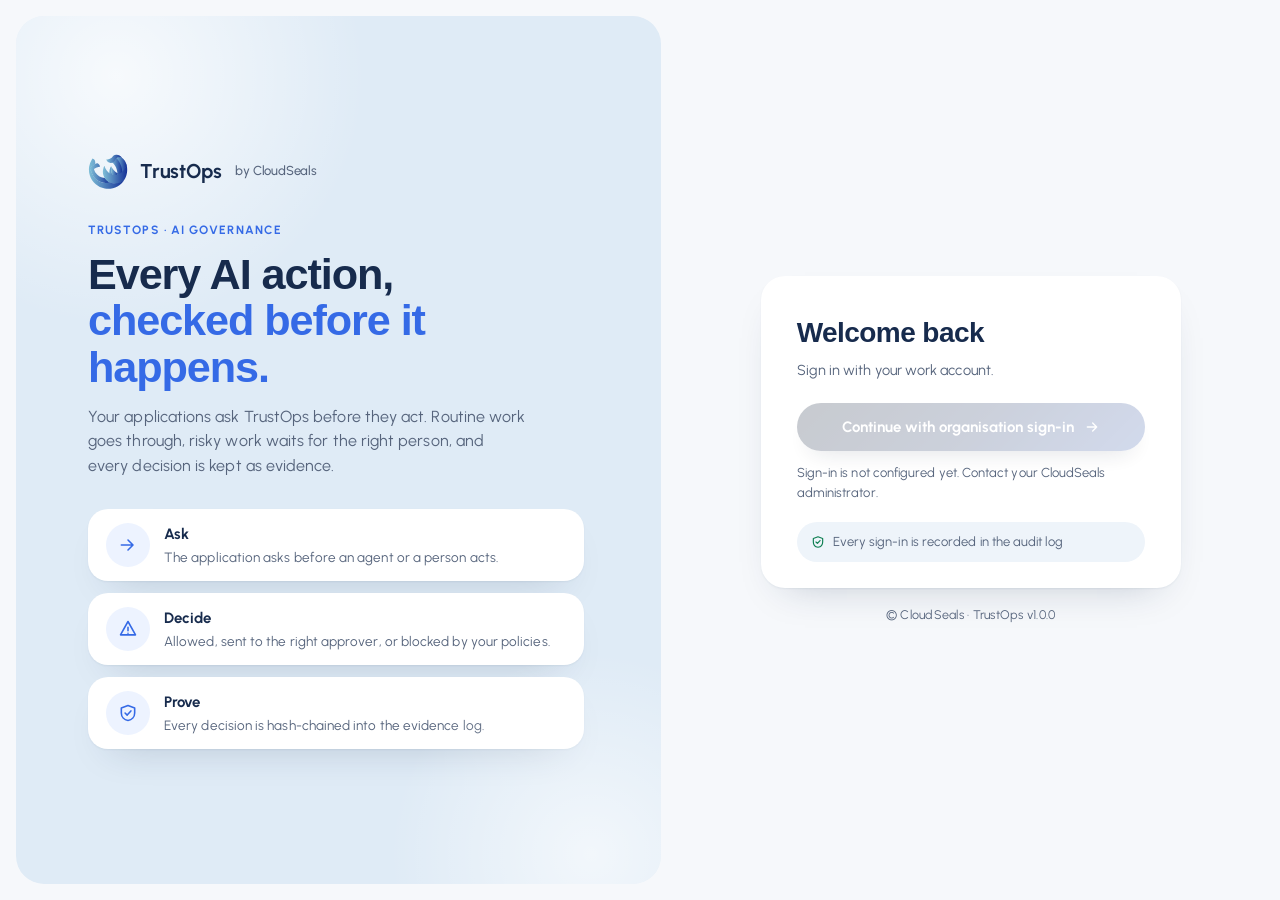
<file: apps/portal-web/index.html>
<!doctype html>
<html lang="en-GB">
<head>
<meta charset="utf-8">
<meta name="color-scheme" content="light">
<meta name="viewport" content="width=device-width, initial-scale=1">
<title>CloudSeals TrustOps</title>
<link rel="icon" type="image/svg+xml" href="images/logo.svg">
<link rel="stylesheet" href="styles.css?v=complisight-visual-language-2026-10-19">
<link rel="stylesheet" href="demo-studio.css?v=assessment-start-cta-2026-10-19">
<link rel="stylesheet" href="workspace.css?v=permission-checkbox-align-2026-10-22">
<link rel="stylesheet" href="applications.css?v=apps-2026-11-13a">
<link rel="stylesheet" href="trust-boundary.css?v=tb-2026-11-13i">
<link rel="stylesheet" href="ls-theme.css?v=ls-2026-11-13g">
<link rel="stylesheet" href="ls-v7.css?v=v7-2026-11-16b">
</head>
<body>
<a class="skip" href="#main">Skip to main content</a>
<header class="top">
  <div class="brand-lockup"><img src="images/logo.svg" alt="" aria-hidden="true"><h1>TrustOps<small>AI governance · CloudSeals</small></h1>
    <button class="side-toggle" id="sideToggle" type="button" aria-label="Collapse menu" aria-expanded="true" title="Collapse menu"><svg viewBox="0 0 24 24" aria-hidden="true"><path d="M11 17l-5-5 5-5M18 17l-5-5 5-5"/></svg></button></div>
  <nav id="nav" aria-label="Primary"></nav>
</header>
<div class="topbar">
  <section id="contextBar" class="context-bar" aria-label="Workspace context"></section>
  <div id="who" class="who"></div>
</div>
<div id="live" class="sr" role="status" aria-live="polite"></div>
<div id="toast" class="toast" role="alert" hidden></div>
<main id="main" tabindex="-1"></main>
<script src="vendor/motion.min.js?v=12"></script>
<script src="ui-plus.js?v=v7-2026-11-13b" defer></script>
<script type="module" src="app.js?v=v7-2026-11-16b"></script>
</body>
</html>
</file>
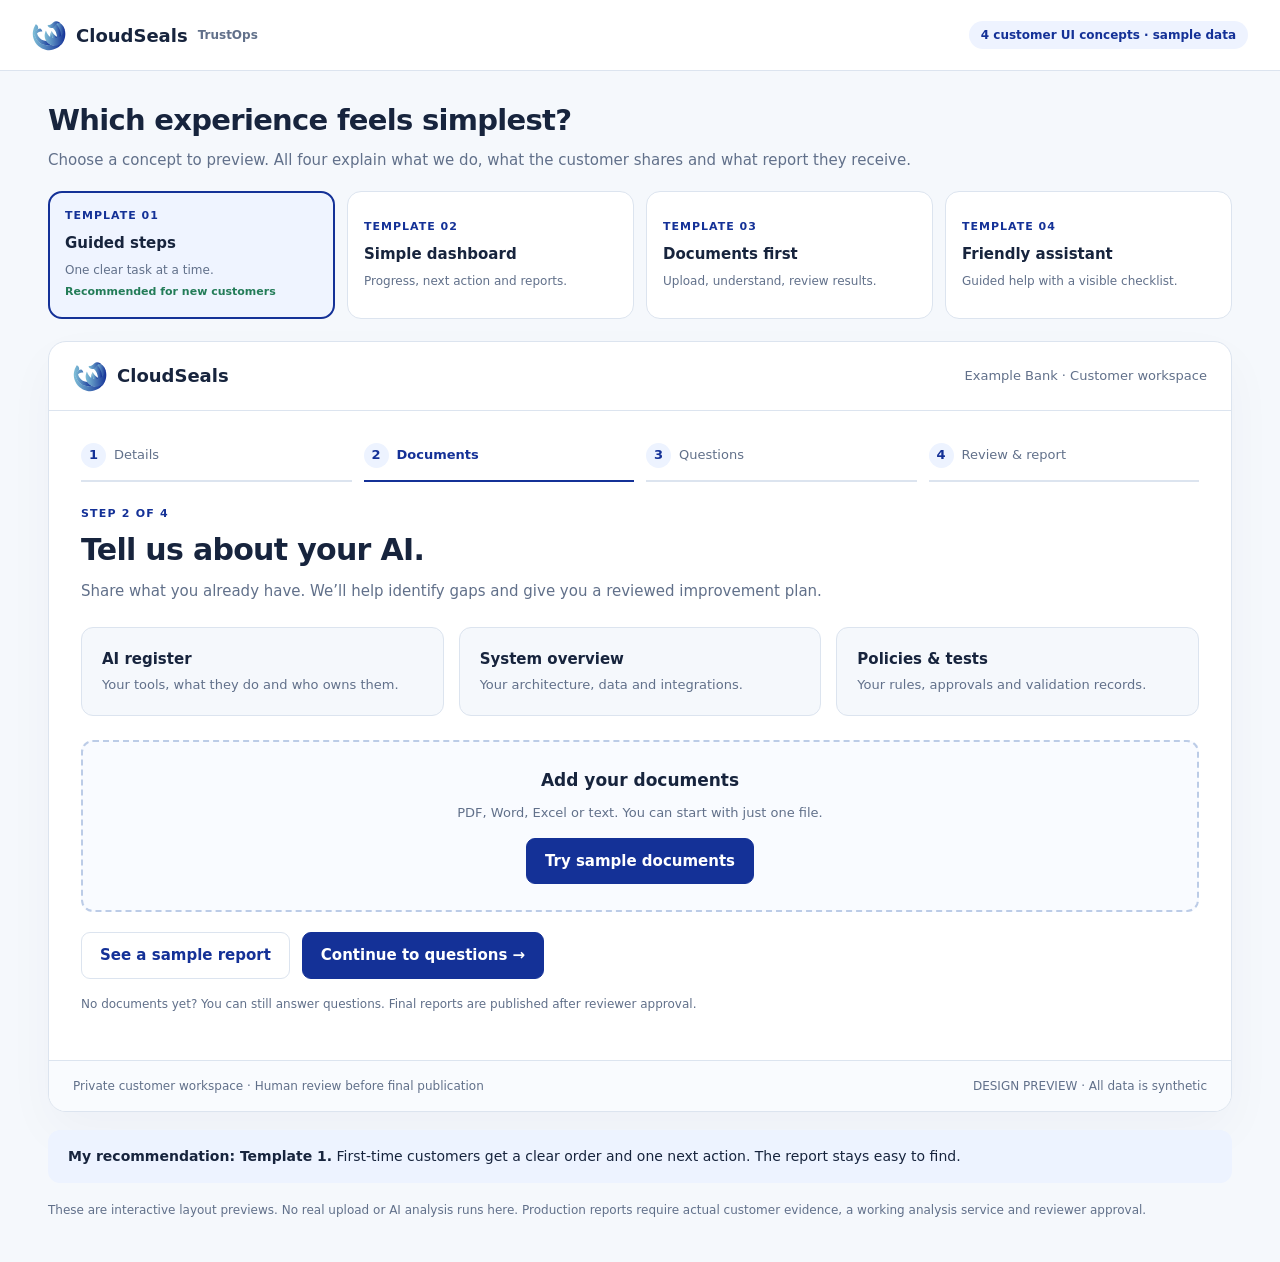
<file: apps/portal-web/design-options.html>
<!doctype html><html lang="en"><head><meta charset="utf-8"><meta name="viewport" content="width=device-width,initial-scale=1"><title>CloudSeals · Customer UI options</title><link rel="stylesheet" href="design-options.css"></head><body>
<header><div class="brand"><img src="images/logo.svg" alt="CloudSeals logo">CloudSeals <span class="tiny">TrustOps</span></div><span class="pill">4 customer UI concepts · sample data</span></header>
<main class="gallery"><h1>Which experience feels simplest?</h1><p class="intro">Choose a concept to preview. All four explain what we do, what the customer shares and what report they receive.</p>
<nav class="choices" aria-label="UI templates">
<button class="choice active" data-choice="1" aria-pressed="true"><div class="number">TEMPLATE 01</div><strong>Guided steps</strong><small>One clear task at a time.</small><span class="recommend">Recommended for new customers</span></button>
<button class="choice" data-choice="2" aria-pressed="false"><div class="number">TEMPLATE 02</div><strong>Simple dashboard</strong><small>Progress, next action and reports.</small></button>
<button class="choice" data-choice="3" aria-pressed="false"><div class="number">TEMPLATE 03</div><strong>Documents first</strong><small>Upload, understand, review results.</small></button>
<button class="choice" data-choice="4" aria-pressed="false"><div class="number">TEMPLATE 04</div><strong>Friendly assistant</strong><small>Guided help with a visible checklist.</small></button></nav>
<div class="preview"><div class="preview-top"><div class="brand"><img src="images/logo.svg" alt="">CloudSeals</div><span class="workspace">Example Bank · Customer workspace</span></div>
<section class="inside screen" id="screen-1"><div class="steps"><div class="step"><b>1</b>Details</div><div class="step on"><b>2</b>Documents</div><div class="step"><b>3</b>Questions</div><div class="step"><b>4</b>Review & report</div></div><div class="eyebrow">STEP 2 OF 4</div><h2>Tell us about your AI.</h2><p class="muted">Share what you already have. We’ll help identify gaps and give you a reviewed improvement plan.</p><div class="three"><div class="box tint"><strong>AI register</strong><p>Your tools, what they do and who owns them.</p></div><div class="box tint"><strong>System overview</strong><p>Your architecture, data and integrations.</p></div><div class="box tint"><strong>Policies & tests</strong><p>Your rules, approvals and validation records.</p></div></div><div class="upload"><h3>Add your documents</h3><p>PDF, Word, Excel or text. You can start with just one file.</p><button class="btn" data-action="sample">Try sample documents</button></div><div class="row"><button class="btn secondary" data-action="report">See a sample report</button><button class="btn" data-action="questions">Continue to questions →</button></div><p class="tiny" style="margin-top:16px">No documents yet? You can still answer questions. Final reports are published after reviewer approval.</p></section>
<section class="inside screen" id="screen-2" hidden><div class="hero"><div class="eyebrow">YOUR AI, UNDERSTOOD</div><h2>A clear view of your AI risks.<br>A practical plan to improve.</h2><p class="muted">Share your AI documents and answer a few questions. CloudSeals reviews the findings and publishes your report.</p><button class="btn" data-action="sample">Start with sample data</button></div><div class="three"><div class="box"><div class="eyebrow">DOCUMENTS</div><strong>2 sample files ready</strong><p>AI register and AI policy</p></div><div class="box"><div class="eyebrow">ASSESSMENT</div><strong>Next: answer questions</strong><p>Your answers save automatically.</p><div class="progress"><i></i></div></div><div class="box"><div class="eyebrow">REPORT</div><strong>Sample preview available</strong><p>Real final report follows review.</p></div></div><div class="split"><div class="box"><h3>Your next step</h3><p class="muted">Confirm who owns your AI and how decisions are reviewed.</p><button class="btn" data-action="questions">Continue assessment →</button></div><div class="box"><h3>Your reports</h3><p class="muted">Findings, evidence gaps and next actions.</p><button class="btn secondary" data-action="report">Open sample report</button></div></div></section>
<section class="inside screen" id="screen-3" hidden><div class="eyebrow">DOCUMENTS → INSIGHTS → REVIEWED REPORT</div><h2>Your documents are the starting point.</h2><p class="muted">We assess what your evidence shows, ask about missing details and prepare a reviewed improvement roadmap.</p><div class="split"><div><div class="upload"><h3>What can you share?</h3><p>AI lists, architecture, policies, model tests or audit records.</p><button class="btn" data-action="sample">Load sample documents</button></div><div class="box"><h3>Example document library</h3><div class="file"><div><strong>SAMPLE-ai-register.txt</strong><small>Credit scoring and customer chatbot</small></div><span class="check">Sample</span></div><div class="file"><div><strong>SAMPLE-ai-policy.txt</strong><small>Oversight and access rules</small></div><span class="check">Sample</span></div></div></div><aside class="report"><span class="tag">WHAT YOU RECEIVE</span><h3>Your assessment report</h3><p class="muted">A clear summary you can share with your team.</p><div class="file">Documented AI use cases</div><div class="file">Evidence and control gaps</div><div class="file">Reviewed maturity results</div><div class="file">Prioritised improvement actions</div><button class="btn" data-action="report">View sample report →</button><p class="tiny" style="margin-top:14px">Real results use your own evidence and require reviewer approval.</p></aside></div></section>
<section class="inside screen" id="screen-4" hidden><div class="eyebrow">LET’S TAKE IT STEP BY STEP</div><h2>You don’t need to be an AI expert.</h2><p class="muted">A guided assessment helps you share the right information and understand the outcome.</p><div class="chat"><div><div class="bubble"><strong>CloudSeals guide</strong><p style="margin:8px 0 0">First, tell us which AI system you want to assess. Then we’ll ask for documents you already have.</p></div><div class="reply">We use a credit-scoring model and a support chatbot.</div><div class="bubble" style="margin-top:18px"><strong>Great. Here’s what could help:</strong><p style="margin-top:8px">An AI register, system overview and relevant policies. Don’t worry if something is missing—we’ll identify what needs review.</p><button class="btn" data-action="sample">Show me sample documents</button></div><div class="fake-field">Ask about the process… <span class="tiny">(visual prototype)</span></div></div><aside class="box"><h3>Your assessment checklist</h3><div class="file"><span class="check">✓</span> System details</div><div class="file">2 · Share documents</div><div class="file">3 · Answer questions</div><div class="file">4 · CloudSeals review</div><div class="file">5 · Report & next actions</div><button class="btn secondary" data-action="report">See your sample outcome</button></aside></div></section>
<div class="footer"><span>Private customer workspace · Human review before final publication</span><span>DESIGN PREVIEW · All data is synthetic</span></div></div>
<section class="sample-report" id="sample-result" hidden aria-live="polite"></section>
<div class="note" id="concept-note"><strong>My recommendation: Template 1.</strong> First-time customers get a clear order and one next action. The report stays easy to find.</div>
<p class="tiny" style="margin-top:18px">These are interactive layout previews. No real upload or AI analysis runs here. Production reports require actual customer evidence, a working analysis service and reviewer approval.</p></main>
<script src="design-options.js"></script></body></html>
</file>
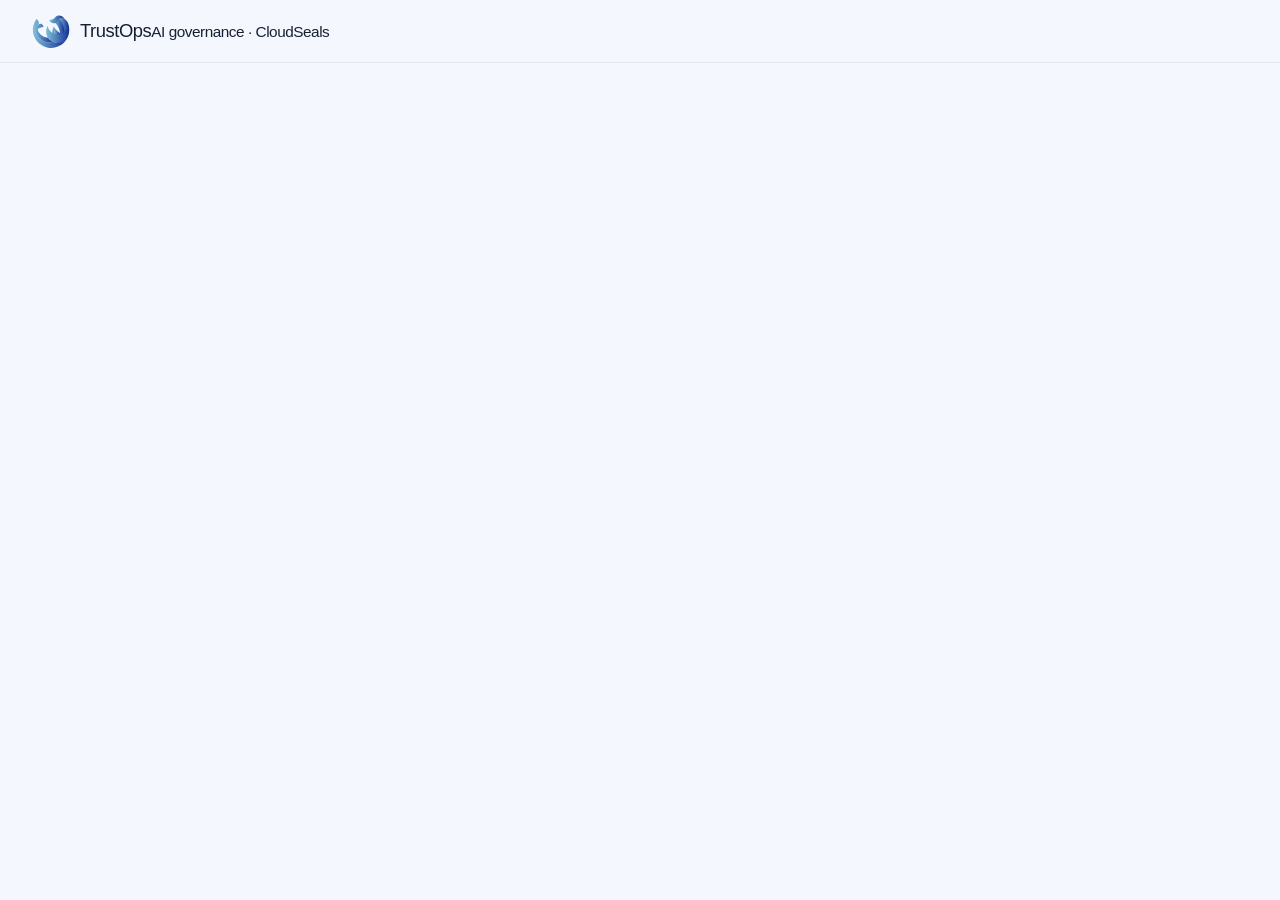
<file: apps/portal-web/sample-assessment-report.html>
<!doctype html>
<html lang="en"><head><meta charset="utf-8"><meta name="viewport" content="width=device-width,initial-scale=1">
<meta http-equiv="refresh" content="0;url=./#/reports"><title>CloudSeals TrustOps reports</title>
<link rel="icon" type="image/svg+xml" href="images/logo.svg">
<link rel="stylesheet" href="sample-assessment-report.css"></head><body><main>
<h1>Your assessment reports</h1><p>Open your workspace to view reports published from your assessment answers and evidence.</p>
<a href="./#/reports">Open your reports</a></main></body></html>
</file>
<file: apps/portal-web/styles.css>
:root{--brand-blue:#2f65db;--brand-blue-dark:#244caa;--brand-sky:#7ebed7;--brand-tint:#eff4ff;color-scheme:light;--bg:#f7f9fc;--fg:#172033;--mut:#65748a;--card:#ffffff;--bd:#e2e8f0;--ac:var(--brand-blue);--acfg:#ffffff;--ok:#22a06b;--warn:#c67a19;--bad:#dc4c4c;--serif:ui-serif,"Iowan Old Style","Palatino Linotype",Georgia,"Times New Roman",serif;--sans:Inter,ui-sans-serif,-apple-system,BlinkMacSystemFont,"Segoe UI",Roboto,sans-serif}
*{box-sizing:border-box}
body{margin:0;font:16px/1.5 system-ui,sans-serif;background:var(--bg);color:var(--fg)}
.skip{position:absolute;left:-999px}.skip:focus{left:8px;top:8px;background:var(--card);padding:8px;z-index:9}
.sr{position:absolute;width:1px;height:1px;overflow:hidden;clip:rect(0 0 0 0)}
.top{display:flex;flex-wrap:wrap;gap:12px;align-items:center;padding:12px 16px;background:var(--card);border-bottom:1px solid var(--bd)}
.brand-lockup{display:flex;align-items:center;gap:10px}.brand-lockup img{width:38px;height:38px;object-fit:contain}.top h1{font-size:1.1rem;margin:0}.sub{color:var(--mut);font-weight:400}
nav{display:flex;gap:6px;flex-wrap:wrap}.who{margin-left:auto;color:var(--mut);font-size:.9rem}
main{max-width:1100px;margin:0 auto;padding:16px}
main:focus{outline:none}
h2{margin:.2rem 0 1rem}h3{margin:1.2rem 0 .5rem}
.card{background:var(--card);border:1px solid var(--bd);border-radius:8px;padding:16px;margin-bottom:16px}
.grid{display:grid;gap:16px;grid-template-columns:repeat(auto-fit,minmax(220px,1fr))}
.metric{font-size:2rem;font-weight:700}
button,.btn,select,input,textarea{font:inherit;color:inherit}
button,.btn{background:var(--ac);color:var(--acfg);border:0;border-radius:6px;padding:10px 14px;min-height:44px;cursor:pointer;text-decoration:none;display:inline-block}
button.secondary{background:transparent;color:var(--ac);border:1px solid var(--ac)}
button.danger{background:var(--bad);color:#ffffff}
button:disabled{opacity:.5;cursor:not-allowed}
:focus-visible{outline:3px solid var(--ac);outline-offset:2px}
input,select,textarea{width:100%;background:var(--bg);border:1px solid var(--bd);border-radius:6px;padding:10px;min-height:44px}
label{display:block;font-weight:600;margin:12px 0 4px}
.help{color:var(--mut);font-size:.9rem;margin:2px 0 4px}
fieldset{border:1px solid var(--bd);border-radius:6px;margin:12px 0}
fieldset label{font-weight:400;display:flex;gap:8px;align-items:center;margin:4px 0;min-height:32px}
fieldset input{width:auto;min-height:0}
.row{display:flex;gap:8px;flex-wrap:wrap;align-items:center}
.tag{display:inline-block;border:1px solid var(--bd);border-radius:12px;padding:0 8px;font-size:.8rem;color:var(--mut)}
.tag.high,.tag.critical{color:var(--bad);border-color:var(--bad)}.tag.medium{color:var(--warn);border-color:var(--warn)}.tag.ok{color:var(--ok);border-color:var(--ok)}
table{width:100%;border-collapse:collapse}th,td{text-align:left;padding:8px;border-bottom:1px solid var(--bd);vertical-align:top}
progress{width:100%;height:14px}
.layout{display:grid;grid-template-columns:260px 1fr;gap:16px}
@media (max-width:760px){.layout{grid-template-columns:1fr}.top{padding:10px 16px}}
.sections button{display:block;width:100%;text-align:left;margin-bottom:6px;background:transparent;color:var(--fg);border:1px solid var(--bd)}
.sections button[aria-current=true]{border-color:var(--ac);background:var(--card);font-weight:700}
.toast{position:fixed;right:16px;bottom:16px;background:var(--card);border:2px solid var(--ac);border-radius:8px;padding:12px 16px;max-width:90vw;z-index:10}
.toast.err{border-color:var(--bad)}
.banner{border:2px solid var(--bad);color:var(--bad);padding:8px 12px;border-radius:6px;margin-bottom:12px;font-weight:700}
.sandbox-banner{border-color:var(--warn);color:var(--warn)}
.agent-grid{grid-template-columns:repeat(auto-fit,minmax(260px,1fr))}
.agent-card h3{margin:.2rem 0;font-size:1.05rem;text-transform:capitalize}
.run-list{display:grid;gap:8px;grid-template-columns:repeat(auto-fit,minmax(220px,1fr))}
.run-item{text-align:left;white-space:normal;overflow-wrap:anywhere}
pre{padding:12px;border:1px solid var(--bd);border-radius:6px;overflow:auto;background:var(--bg)}
.table-wrap{overflow-x:auto}
.trace-table{table-layout:fixed;min-width:780px}
.trace-table th:nth-child(1){width:22%}
.trace-table th:nth-child(2){width:18%}
.trace-table th:nth-child(3){width:22%}
.trace-table th:nth-child(4){width:38%}
.trace-table td{overflow-wrap:anywhere}
.trace-table th:first-child,.trace-table td:first-child,.trace-table td:nth-child(2){white-space:nowrap}
@media (prefers-reduced-motion:reduce){*{transition:none!important;animation:none!important}}
main{overflow-wrap:anywhere}
.card{overflow-x:auto}
@media (max-width:760px){th,td{padding:6px 4px;font-size:.9rem}}

/* TrustOps operations workspace */
.trustops-page{--to-ink:#17243d;--to-muted:#52647e;--to-border:#e4ecf5;--to-teal:var(--brand-blue-dark);display:flex;flex-direction:column;gap:20px;color:var(--to-ink)}
.trustops-hero{display:flex;justify-content:space-between;align-items:flex-end;gap:24px;padding:28px 32px;border-radius:16px;color:var(--brand-tint);background:radial-gradient(ellipse at 85% 0%,rgba(126,190,215,.25),transparent 40%),linear-gradient(118deg,var(--brand-blue-dark) 0%,var(--brand-blue-dark) 62%,var(--brand-blue-dark) 100%);box-shadow:0 12px 30px rgba(20,49,151,.13)}
.trustops-hero h2{font-size:2rem;letter-spacing:-.035em;margin:7px 0 3px}.trustops-hero p{color:#d9e4f0;margin:0}.trustops-hero .eyebrow{color:#c6e5f1}.eyebrow{display:block;font-size:.7rem;letter-spacing:.13em;font-weight:800;color:#52647e}
.hero-badges{display:flex;align-items:center;justify-content:flex-end;gap:8px;flex-wrap:wrap}.environment-pill,.pack-pill{padding:8px 11px;border:1px solid rgba(220,236,245,.25);border-radius:999px;font-size:.75rem;font-weight:700;letter-spacing:.04em;white-space:nowrap}.environment-pill{color:#c6e5f1;background:rgba(16,36,95,.27)}.pack-pill{color:#dcecf5}
.runtime-notice{display:flex;align-items:center;gap:12px;padding:12px 16px;border:1px solid #e7cd9d;border-radius:12px;background:#fff9ed;color:#644918}.runtime-notice p{margin:0;font-size:.9rem}.notice-mark{width:23px;height:23px;flex:none;display:grid;place-items:center;border:1px solid currentColor;border-radius:50%;font-weight:800;font-size:.8rem}.notice-unavailable{border-color:#e9bcc0;background:#fff3f3;color:#8b303a}
.metric-grid{display:grid;grid-template-columns:repeat(4,minmax(0,1fr));gap:12px}.metric-card{display:grid;grid-template-columns:42px 1fr;grid-template-rows:auto auto;align-items:center;column-gap:12px;padding:16px 18px;border:1px solid var(--to-border);border-radius:13px;background:#ffffff;box-shadow:0 3px 10px rgba(23,36,61,.035)}.metric-icon{grid-row:1/3;width:40px;height:40px;display:grid;place-items:center;border-radius:12px;background:var(--brand-tint);color:var(--to-teal);font-size:1.1rem;font-weight:800}.metric-value{font-size:1.4rem;font-weight:750;line-height:1.1}.metric-label{font-size:.78rem;color:var(--to-muted);margin-top:4px}
.agent-section{padding:2px 0}.section-heading{display:flex;justify-content:space-between;align-items:flex-end;gap:16px;margin-bottom:13px}.section-heading h3{margin:4px 0 0;font-size:1.18rem;letter-spacing:-.02em}.section-count{color:#52647e;font-size:.78rem;font-weight:700;letter-spacing:.05em;white-space:nowrap}.agent-grid{display:grid;grid-template-columns:repeat(3,minmax(0,1fr));gap:12px}.agent-card{min-width:0;padding:17px 18px 16px;border:1px solid var(--to-border);border-radius:13px;background:#ffffff;box-shadow:0 3px 10px rgba(23,36,61,.035);transition:transform .16s ease,box-shadow .16s ease}.agent-card:hover{transform:translateY(-2px);box-shadow:0 10px 20px rgba(23,36,61,.08)}.agent-card-top{display:flex;justify-content:space-between;align-items:center;margin-bottom:11px}.agent-index{display:grid;place-items:center;width:31px;height:29px;border-radius:9px;background:var(--brand-tint);color:var(--to-teal);font-size:.76rem;font-weight:800}.agent-version{color:#64748b;font-size:.7rem;font-weight:650}.agent-card h3{margin:0 0 5px;font-size:1rem;text-transform:capitalize;letter-spacing:-.01em}.agent-purpose{margin:0 0 14px;color:#52647e;font-size:.85rem;min-height:2.5em}.permission-list{display:flex;gap:5px;flex-wrap:wrap}.permission-chip{padding:4px 7px;border:1px solid #dcecf5;border-radius:6px;background:#edf3fa;color:var(--brand-blue-dark);font-size:.64rem;font-weight:750;letter-spacing:.035em}
.workbench-grid{display:grid;grid-template-columns:minmax(0,1.5fr) minmax(260px,.8fr);gap:14px;align-items:stretch}.workbench-card{min-width:0;padding:20px;border:1px solid var(--to-border);border-radius:14px;background:#ffffff;box-shadow:0 4px 14px rgba(23,36,61,.04)}.workbench-card .section-heading{align-items:center;margin-bottom:5px}.workbench-card .section-heading h3{font-size:1.12rem}.workbench-description{margin:8px 0 12px;color:var(--to-muted);font-size:.86rem}.sample-pill{padding:6px 9px;border-radius:999px;background:#edf3fa;color:var(--brand-blue-dark);font-size:.68rem;font-weight:750;white-space:nowrap}.run-composer label{margin:10px 0 6px;font-size:.77rem;color:#52647e}.run-composer #trustops-input{min-height:310px;padding:15px;border-color:#17243d;border-radius:10px;background:#10245f;color:#dcecf5;font: .78rem/1.58 ui-monospace,SFMono-Regular,Menlo,monospace;tab-size:2;resize:vertical}.composer-footer{display:flex;justify-content:space-between;align-items:center;gap:12px;margin-top:13px}.composer-footer .help{font-size:.73rem}.primary-action{display:flex;align-items:center;gap:12px;padding:10px 15px;background:var(--brand-blue-dark);color:#ffffff;font-size:.85rem;font-weight:750;box-shadow:0 4px 10px rgba(20,49,151,.18)}.primary-action:hover{background:var(--brand-blue-dark)}.history-card{display:flex;flex-direction:column}.history-card .section-heading{align-items:flex-start}.run-list{display:flex;flex-direction:column;gap:8px;overflow:auto;max-height:405px;margin-top:12px}.run-item{display:flex;align-items:center;justify-content:space-between;gap:10px;width:100%;padding:12px;border:1px solid #edf3fa;border-radius:10px;background:#ffffff;color:var(--to-ink);text-align:left;cursor:pointer;transition:border-color .15s,background .15s}.run-item:hover{border-color:#7ebed7;background:#edf3fa}.run-item-main{display:flex;flex-direction:column;gap:3px;min-width:0}.run-item-main strong{overflow:hidden;text-overflow:ellipsis;font-size:.79rem}.run-item-main .help{font-size:.73rem}.status-pill{display:inline-flex;align-items:center;gap:6px;padding:5px 8px;border:1px solid #dcecf5;border-radius:999px;background:#f5f8fc;color:#52647e;font-size:.66rem;font-weight:750;white-space:nowrap}.status-success{border-color:#d9e4f0;background:#edf3fa;color:#28734d}.status-danger{border-color:#f0c9cb;background:#fff2f2;color:#a33b42}.status-neutral{border-color:#e4ecf5;background:#f5f8fc;color:#33445f}.empty-state{padding:16px;border:1px dashed #d9e4f0;border-radius:10px;color:var(--to-muted);font-size:.82rem}
.run-detail{padding:23px;border:1px solid var(--to-border);border-radius:14px;background:#ffffff;box-shadow:0 4px 16px rgba(23,36,61,.045)}.run-detail-heading{display:flex;justify-content:space-between;align-items:flex-start;gap:16px;padding-bottom:16px;border-bottom:1px solid #edf3fa}.run-detail-heading h3{margin:4px 0;font-size:1.3rem;letter-spacing:-.025em}.run-detail-heading .help{margin:0}.decision-summary{display:grid;grid-template-columns:1fr 1fr 2fr;gap:10px;margin:15px 0 21px}.decision-summary>div{display:flex;flex-direction:column;gap:4px;min-width:0;padding:12px;border:1px solid #edf3fa;border-radius:10px;background:#ffffff}.summary-label{color:var(--to-muted);font-size:.67rem;font-weight:700;text-transform:uppercase;letter-spacing:.06em}.decision-summary strong{font-size:.95rem}.decision-summary code{overflow-wrap:anywhere;font-size:.69rem;color:#33445f}.decision-allow{color:#24784d}.decision-escalate{color:#ad6330}.run-detail .section-heading{margin:20px 0 9px}.run-detail .section-heading h3{font-size:1rem}.trace-table{min-width:740px;table-layout:fixed}.trace-table th:nth-child(1){width:28%}.trace-table th:nth-child(2){width:18%}.trace-table th:nth-child(3){width:20%}.trace-table th:nth-child(4){width:34%}.trace-table th{padding:9px 8px;background:#f5f8fc;color:#52647e;font-size:.67rem;text-transform:uppercase;letter-spacing:.06em}.trace-table td{padding:11px 8px;border-bottom:1px solid #edf3fa;color:#33445f;font-size:.76rem;overflow-wrap:anywhere}.trace-table tbody tr:last-child td{border-bottom:0}.trace-table th:first-child,.trace-table td:first-child,.trace-table td:nth-child(2){white-space:nowrap}.trace-table td:first-child{font-family:ui-monospace,SFMono-Regular,Menlo,monospace;font-size:.72rem;color:#17243d}.proposal-panel{margin-top:18px;padding-top:5px;border-top:1px solid #edf3fa}.proposal-panel pre,.run-detail pre{margin:8px 0 0;padding:14px;border:1px solid #17243d;border-radius:10px;background:#10245f;color:#dcecf5;font:.76rem/1.55 ui-monospace,SFMono-Regular,Menlo,monospace;overflow:auto}.run-detail>.card{margin-top:15px;border-color:#edf3fa;border-radius:10px;box-shadow:none}.run-detail>.card h3{margin-top:0}.run-detail>.card .row{margin-top:10px}
@media(max-width:900px){.trustops-hero{align-items:flex-start;flex-direction:column}.hero-badges{justify-content:flex-start}.agent-grid{grid-template-columns:repeat(2,minmax(0,1fr))}.workbench-grid{grid-template-columns:1fr}.run-list{max-height:260px}}
@media(max-width:620px){.trustops-page{gap:15px}.trustops-hero{padding:22px 20px}.trustops-hero h2{font-size:1.65rem}.metric-grid{grid-template-columns:repeat(2,minmax(0,1fr));gap:8px}.metric-card{padding:12px;grid-template-columns:34px 1fr;column-gap:9px}.metric-icon{width:33px;height:33px}.agent-grid{grid-template-columns:1fr}.agent-card{padding:15px}.workbench-card,.run-detail{padding:15px}.run-composer #trustops-input{min-height:280px}.composer-footer{align-items:flex-start;flex-direction:column}.decision-summary{grid-template-columns:1fr 1fr}.decision-summary>div:last-child{grid-column:1/-1}.run-detail-heading{align-items:flex-start;flex-direction:column}.section-heading{align-items:flex-start}.section-count{align-self:flex-end}}
@media(prefers-reduced-motion:reduce){.agent-card,.run-item{transition:none}}
.trustops-flow{padding:20px 22px;border:1px solid #c6e5f1;border-radius:15px;background:linear-gradient(115deg,var(--brand-tint),var(--brand-tint) 56%,#edf3fa);box-shadow:0 8px 24px rgba(20,49,151,.06)}.trustops-flow[hidden]{display:none}.flow-heading{display:flex;justify-content:space-between;align-items:center;gap:18px}.flow-heading h3{margin:4px 0;font-size:1.12rem;letter-spacing:-.02em}.flow-heading p{margin:0;color:#52647e;font-size:.84rem}.flow-live-pill{display:inline-flex;align-items:center;gap:8px;padding:7px 10px;border:1px solid #c6e5f1;border-radius:999px;background:#ffffff;color:var(--brand-blue-dark);font-size:.68rem;font-weight:800;letter-spacing:.06em;white-space:nowrap}.flow-live-dot{width:8px;height:8px;border-radius:50%;background:#17a477;box-shadow:0 0 0 0 rgba(23,164,119,.45);animation:flow-pulse 1.5s infinite}.flow-track{display:grid;grid-template-columns:repeat(6,minmax(0,1fr));gap:8px;margin:20px 0 11px}.flow-step{position:relative;display:flex;flex-direction:column;align-items:center;gap:8px;min-width:0;color:#52647e;text-align:center}.flow-node{position:relative;z-index:1;display:grid;place-items:center;width:34px;height:34px;border:1px solid #c6e5f1;border-radius:11px;background:#ffffff;color:var(--brand-blue-dark);font-size:.69rem;font-weight:850;box-shadow:0 2px 7px rgba(20,49,151,.06)}.flow-step:not(:first-child)::before{content:"";position:absolute;z-index:0;top:17px;left:calc(-50% + 17px);width:calc(100% - 34px);height:2px;background:linear-gradient(90deg,#c6e5f1 0%,var(--brand-blue) 48%,#c6e5f1 100%);background-size:220% 100%;animation:flow-sweep 1.8s linear infinite}.flow-step-name{overflow:hidden;max-width:100%;font-size:.71rem;font-weight:700;text-overflow:ellipsis;white-space:nowrap}.is-running .flow-node{border-color:#7ebed7;box-shadow:0 0 0 4px rgba(20,49,151,.1)}.is-running .flow-step:nth-child(2) .flow-node{animation:flow-node-pulse 1.8s .15s infinite}.is-running .flow-step:nth-child(3) .flow-node{animation:flow-node-pulse 1.8s .3s infinite}.is-running .flow-step:nth-child(4) .flow-node{animation:flow-node-pulse 1.8s .45s infinite}.is-running .flow-step:nth-child(5) .flow-node{animation:flow-node-pulse 1.8s .6s infinite}.is-running .flow-step:nth-child(6) .flow-node{animation:flow-node-pulse 1.8s .75s infinite}.flow-progress{height:3px;overflow:hidden;border-radius:9px;background:#dcecf5}.flow-progress span{display:block;width:35%;height:100%;border-radius:9px;background:linear-gradient(90deg,var(--brand-blue),#1ab28e);animation:flow-progress 1.7s ease-in-out infinite}.flow-footnote{margin:9px 0 0;color:#52647e;font-size:.73rem}.is-error{border-color:#e6c8ca;background:#ffffff}.is-error .flow-heading .eyebrow{color:#a84951}.button-running{opacity:.82;cursor:wait}.button-spinner{width:13px;height:13px;margin-left:8px;border:2px solid rgba(255,255,255,.45);border-top-color:#ffffff;border-radius:50%;animation:flow-spin .75s linear infinite}@keyframes flow-pulse{50%{box-shadow:0 0 0 6px rgba(23,164,119,0)}}@keyframes flow-node-pulse{50%{transform:translateY(-2px);box-shadow:0 0 0 6px rgba(20,49,151,.08)}}@keyframes flow-sweep{to{background-position:-220% 0}}@keyframes flow-progress{0%{transform:translateX(-110%)}100%{transform:translateX(310%)}}@keyframes flow-spin{to{transform:rotate(360deg)}}
.is-ready .flow-live-pill{border-color:#dcecf5;color:#52647e}.flow-ready-mark{display:grid;place-items:center;width:15px;height:15px;border-radius:50%;background:var(--brand-tint);color:var(--brand-blue);font-size:.65rem}.is-ready .flow-step:not(:first-child)::before{background:#c6e5f1;animation:none}.is-ready .flow-progress span{width:100%;background:#c6e5f1;animation:none}.is-ready .flow-node{border-color:#dcecf5;box-shadow:none}
@media(max-width:620px){.trustops-flow{padding:16px}.flow-heading{align-items:flex-start}.flow-heading .flow-live-pill{font-size:.58rem;padding:6px 8px}.flow-track{gap:3px}.flow-node{width:30px;height:30px;border-radius:9px}.flow-step:not(:first-child)::before{top:15px;left:calc(-50% + 15px);width:calc(100% - 30px)}.flow-step-name{font-size:.61rem}}
@media(prefers-reduced-motion:reduce){.flow-live-dot,.flow-step:not(:first-child)::before,.flow-node,.flow-progress span,.button-spinner{animation:none!important}.flow-progress span{width:100%;transform:none}}
.trustops-page{padding:18px;border:1px solid rgba(198,212,229,.22);border-radius:20px;background:#f5f8fc;color:#17243d;box-shadow:0 18px 48px rgba(0,0,0,.14)}.trustops-page .section-heading h3{color:#17243d}.trustops-page .section-count{color:#52647e}.trustops-page .agent-section{padding-top:3px}.trustops-page .workbench-grid{align-items:start}.trustops-page .run-composer #trustops-input{min-height:205px}
.trustops-page .trustops-flow{position:relative;overflow:hidden;padding:23px 25px 18px;border:1px solid var(--brand-blue-dark);border-radius:17px;background:radial-gradient(ellipse at 82% 12%,rgba(20,49,151,.2),transparent 32%),linear-gradient(118deg,var(--brand-blue-dark) 0%,var(--brand-blue-dark) 58%,var(--brand-blue-dark) 100%);box-shadow:0 15px 35px rgba(20,49,151,.2)}.trustops-page .flow-heading h3{color:#f5f8fc;font-size:1.25rem}.trustops-page .flow-heading p{max-width:680px;color:#d9e4f0}.trustops-page .flow-heading .eyebrow{color:#7ebed7}.trustops-page .flow-live-pill{border-color:rgba(135,218,200,.3);background:rgba(255,255,255,.08);color:#7ebed7}.trustops-page .flow-idle-pill{color:#d9e4f0}.trustops-page .flow-ready-mark{background:rgba(91,188,158,.18);color:#7ebed7}.trustops-page .flow-track{gap:0;margin:25px 0 13px}.trustops-page .flow-step{gap:9px;color:#d9e4f0}.trustops-page .flow-node{width:42px;height:42px;border:1px solid rgba(117,209,190,.48);border-radius:13px;background:linear-gradient(145deg,rgba(20,49,151,.32),rgba(20,49,151,.86));color:#7ebed7;font-size:.72rem;box-shadow:0 4px 15px rgba(16,36,95,.2)}.trustops-page .flow-step:not(:first-child)::before{top:21px;left:calc(-50% + 21px);width:calc(100% - 42px);height:2px;background:linear-gradient(90deg,rgba(126,190,215,.5),var(--brand-sky),rgba(126,190,215,.5));background-size:220% 100%;box-shadow:0 0 10px rgba(54,213,174,.32)}.trustops-page .flow-step-name{color:#dcecf5;font-size:.74rem}.trustops-page .flow-progress{background:rgba(198,229,241,.14)}.trustops-page .flow-progress span{background:linear-gradient(90deg,var(--brand-sky),var(--brand-sky));box-shadow:0 0 14px rgba(65,224,176,.5)}.trustops-page .flow-footnote{color:#7ebed7}.trustops-page .is-ready .flow-node{border-color:rgba(117,209,190,.38);box-shadow:0 2px 10px rgba(16,36,95,.15)}.trustops-page .is-ready .flow-step:not(:first-child)::before{background:rgba(126,190,215,.38);box-shadow:none}.trustops-page .is-ready .flow-progress{background:rgba(198,229,241,.11)}.trustops-page .is-ready .flow-progress span{background:rgba(126,190,215,.38);box-shadow:none}.trustops-page .is-running .flow-node{border-color:var(--brand-sky);box-shadow:0 0 0 5px rgba(48,208,166,.12),0 0 18px rgba(48,208,166,.26)}.trustops-page .is-error{border-color:#774b59;background:radial-gradient(ellipse at 82% 12%,rgba(220,80,108,.14),transparent 32%),linear-gradient(118deg,#17243d,#3d2932)}.trustops-page .is-error .flow-heading h3{color:#ffffff}.trustops-page .is-error .flow-heading .eyebrow{color:#ffb3bb}
@media(max-width:760px){.trustops-page{padding:12px;border-radius:14px}.trustops-page .trustops-flow{padding:18px 15px 15px}.trustops-page .flow-track{gap:2px;margin:19px 0 11px}.trustops-page .flow-node{width:34px;height:34px;border-radius:11px}.trustops-page .flow-step:not(:first-child)::before{top:17px;left:calc(-50% + 17px);width:calc(100% - 34px)}.trustops-page .flow-step-name{font-size:.64rem}.trustops-page .flow-heading h3{font-size:1.08rem}}
@media(max-width:420px){.trustops-page{padding:9px}.trustops-page .flow-track{grid-template-columns:repeat(3,minmax(0,1fr));row-gap:14px}.trustops-page .flow-step:nth-child(4)::before{display:none}}
.trustops-page .run-composer{padding:20px 22px}.trustops-page .run-composer .workbench-description{margin-bottom:17px}.workflow-input-section{padding:13px 0 15px;border-top:1px solid #edf3fa}.workflow-section-title{display:flex;justify-content:space-between;align-items:center;gap:10px;margin-bottom:12px}.workflow-section-title>div{display:flex;align-items:center;gap:9px}.workflow-section-title h4{margin:0;color:#17243d;font-size:.9rem}.form-step{display:grid;place-items:center;width:26px;height:26px;border:1px solid #dcecf5;border-radius:8px;background:#edf3fa;color:var(--brand-blue-dark);font-size:.67rem;font-weight:800}.form-section-hint{color:#64748b;font-size:.7rem}.workflow-field-grid{display:grid;grid-template-columns:repeat(2,minmax(0,1fr));gap:10px 12px}.workflow-field{min-width:0}.workflow-field label{display:block;margin:0 0 5px;color:#52647e;font-size:.72rem;font-weight:700}.workflow-field input{width:100%;min-height:42px;padding:9px 11px;border:1px solid #e4ecf5;border-radius:8px;background:#ffffff;color:#17243d;font-size:.84rem;box-shadow:0 1px 2px rgba(23,36,61,.025)}.workflow-field input:focus{border-color:var(--brand-blue);outline:3px solid rgba(20,49,151,.12)}.remittance-field{max-width:calc(50% - 6px);margin-top:11px}.invoice-candidate-list{display:grid;gap:9px}.invoice-candidate{display:grid;grid-template-columns:1.15fr .9fr .62fr 1.2fr;gap:9px;align-items:end;padding:12px;border:1px solid #edf3fa;border-radius:11px;background:var(--brand-tint)}.invoice-candidate-heading{grid-column:1/-1;display:flex;justify-content:space-between;align-items:center;margin-bottom:-2px}.invoice-candidate-number{color:#52647e;font-size:.72rem;font-weight:750}.remove-candidate{min-height:30px;padding:3px 7px;border:0;background:transparent;color:#52647e;font-size:.68rem}.remove-candidate:hover{background:#fff0f0;color:#a33b42}.add-candidate{display:inline-flex;align-items:center;min-height:37px;margin-top:10px;padding:7px 10px;border-color:#c6e5f1!important;border-radius:8px!important;color:var(--brand-blue-dark)!important;font-size:.76rem;font-weight:700}.add-candidate:hover{background:#edf3fa}.trustops-page .run-composer .composer-footer{padding-top:12px;border-top:1px solid #edf3fa}.trustops-page .composer-footer>.help{max-width:60%}
.allocation-summary{margin-top:9px;padding:16px;border:1px solid #dcecf5;border-radius:12px;background:linear-gradient(135deg,#edf3fa,var(--brand-tint))}.allocation-summary-intro{display:flex;align-items:center;gap:10px}.allocation-summary-intro>div{display:grid;gap:3px}.allocation-summary-intro>div strong{color:#17243d;font-size:.88rem}.allocation-summary-intro .help{margin:0;font-size:.74rem}.allocation-check{display:grid;place-items:center;flex:0 0 34px;width:34px;height:34px;border:1px solid #d9e4f0;border-radius:10px;background:#edf3fa;color:#28784e;font-size:1rem;font-weight:800}.allocation-details{display:grid;grid-template-columns:repeat(3,minmax(0,1fr));gap:9px;margin-top:14px;padding-top:13px;border-top:1px solid #e4ecf5}.allocation-details>div{display:grid;gap:5px;min-width:0}.allocation-details strong{overflow-wrap:anywhere;color:#17243d;font-size:.83rem}
@media(max-width:760px){.invoice-candidate{grid-template-columns:repeat(2,minmax(0,1fr))}.remittance-field{max-width:calc(50% - 6px)}}
@media(max-width:440px){.workflow-field-grid{grid-template-columns:1fr}.invoice-candidate{grid-template-columns:1fr 1fr}.remittance-field{max-width:none}.workflow-section-title{align-items:flex-start}.form-section-hint{max-width:115px;text-align:right}}
.login-card{position:relative;max-width:500px;margin:clamp(32px,9vh,100px) auto;padding:38px;border:1px solid #dcecf5;border-radius:20px;background:linear-gradient(155deg,#ffffff 0%,var(--brand-tint) 100%);box-shadow:0 24px 65px rgba(23,36,61,.12)}.login-mark{display:grid;place-items:center;width:48px;height:48px;margin-bottom:23px;border-radius:15px;background:linear-gradient(140deg,#17243d,var(--brand-blue-dark));color:#e4ecf5;font-size:1.3rem;font-weight:850;box-shadow:0 8px 20px rgba(20,49,151,.2)}.login-eyebrow{color:var(--brand-blue-dark);font-size:.68rem;font-weight:800;letter-spacing:.15em}.login-card h2{margin:8px 0;color:#17243d;font-size:1.65rem;letter-spacing:-.04em}.login-copy{margin:0 0 25px;color:#52647e;font-size:.9rem;line-height:1.6}.login-action{display:flex;align-items:center;justify-content:space-between;width:100%;padding:13px 15px;border-radius:10px;background:linear-gradient(100deg,var(--brand-blue-dark),var(--brand-blue-dark));font-size:.88rem;font-weight:750}.login-action span{font-size:1.15rem}.login-action:disabled{opacity:.55}.login-notice{display:grid;gap:4px;margin:0;padding:13px 14px;border:1px solid #eadcb5;border-radius:10px;background:#fffaf0;color:#755826;font-size:.8rem;line-height:1.5}.login-notice strong{font-size:.82rem}.login-footnote{margin:24px 0 0;padding-top:15px;border-top:1px solid var(--brand-tint);color:#64748b;font-size:.69rem;text-align:center}
.top{gap:10px}.top nav{flex:1;justify-content:center;align-items:center;gap:4px}.module-menu-link,.module-menu-group>summary{display:inline-flex;align-items:center;gap:7px;min-height:37px;padding:7px 10px;border:1px solid transparent;border-radius:8px;background:transparent;color:#33445f;font-size:.77rem;font-weight:700;text-decoration:none;white-space:nowrap;cursor:pointer}.module-menu-link:hover,.module-menu-group>summary:hover{border-color:#dcecf5;background:var(--brand-tint);color:var(--brand-blue-dark)}.module-menu-link[aria-current="page"]{border-color:#c6e5f1;background:var(--brand-tint);color:var(--brand-blue-dark)}.module-menu-group{position:relative}.module-menu-group>summary{list-style:none}.module-menu-group>summary::-webkit-details-marker{display:none}.module-menu-group>summary span{font-size:.8rem}.module-menu-popover{position:absolute;z-index:20;top:calc(100% + 6px);left:0;display:grid;min-width:210px;max-height:min(70vh,560px);overflow:auto;padding:6px;border:1px solid #dcecf5;border-radius:11px;background:#ffffff;box-shadow:0 14px 36px rgba(23,36,61,.16)}.module-menu-popover .module-menu-link{justify-content:flex-start;border-radius:7px}.context-bar{display:flex;align-items:center;gap:0;min-height:56px;padding:8px max(20px,calc((100vw - 1320px)/2));border-bottom:1px solid #edf3fa;background:#ffffff;color:#17243d}.context-bar>span{display:grid;gap:1px;min-width:0;padding:0 16px;border-right:1px solid #edf3fa;font-size:.75rem;font-weight:650;white-space:nowrap}.context-bar>span:first-child{padding-left:0}.context-bar>span:last-child{border-right:0}.context-bar small{color:#64748b;font-size:.58rem;font-weight:800;letter-spacing:.1em}.module-page{max-width:1320px;margin:0 auto;padding:25px 24px 50px}.module-page-heading{margin-bottom:21px}.module-page-heading .eyebrow{color:var(--brand-blue-dark)}.module-page-heading h2{margin:5px 0 3px;color:#17243d;font-size:1.75rem;letter-spacing:-.04em}.module-page-heading p{margin:0;color:#52647e;font-size:.88rem}.module-metrics{display:grid;grid-template-columns:repeat(4,minmax(0,1fr));gap:12px;margin-bottom:17px}.module-metrics article{display:flex;flex-direction:column;gap:4px;padding:16px 18px;border:1px solid #edf3fa;border-radius:12px;background:#ffffff;box-shadow:0 3px 12px rgba(23,36,61,.035)}.module-metrics article span{color:#52647e;font-size:.72rem;font-weight:650}.module-metrics article strong{color:#17243d;font-size:1.42rem;line-height:1.15}.module-card-grid{display:grid;grid-template-columns:repeat(3,minmax(0,1fr));gap:13px;margin-bottom:17px}.module-card{position:relative;display:flex;flex-direction:column;min-height:160px;padding:17px 18px;border:1px solid #dcecf5;border-radius:12px;background:#ffffff;color:#17243d;text-decoration:none;box-shadow:0 3px 12px rgba(23,36,61,.035)}.module-card-link{transition:transform .16s,border-color .16s,box-shadow .16s}.module-card-link:hover{transform:translateY(-2px);border-color:#c6e5f1;box-shadow:0 10px 24px rgba(20,49,151,.1)}.module-card-status{align-self:flex-start;padding:4px 7px;border:1px solid #dcecf5;border-radius:999px;background:#edf3fa;color:var(--brand-blue-dark);font-size:.6rem;font-weight:800;letter-spacing:.06em}.module-card h3{margin:12px 0 5px;color:#17243d;font-size:.95rem}.module-card p{margin:0;color:#52647e;font-size:.77rem;line-height:1.55}.module-card-open{margin-top:auto;padding-top:11px;color:var(--brand-blue-dark);font-size:.72rem;font-weight:750}.module-panel{margin:0 0 16px;padding:18px 20px;border:1px solid #edf3fa;border-radius:13px;background:#ffffff;box-shadow:0 3px 12px rgba(23,36,61,.035)}.module-panel h3{margin:3px 0 10px;color:#17243d;font-size:1rem}.module-panel p{color:#52647e;font-size:.82rem}.module-panel-heading{display:flex;align-items:center;justify-content:space-between;gap:12px;margin-bottom:12px}.module-panel-heading h3{margin:3px 0 0}.module-panel-heading>.module-panel-heading-link,.module-panel-heading>a{color:var(--brand-blue-dark);font-size:.75rem;font-weight:750;text-decoration:none}.module-table{width:100%;min-width:690px;border-collapse:collapse}.module-table th{padding:10px 12px;background:var(--brand-tint);color:#52647e;font-size:.64rem;text-transform:uppercase;letter-spacing:.07em}.module-table td{padding:11px 12px;border-bottom:1px solid #edf3fa;color:#33445f;font-size:.77rem}.module-table td a{color:var(--brand-blue-dark);font-weight:700;text-decoration:none}.module-table tr:last-child td{border-bottom:0}.module-note{padding:11px 13px;border-left:3px solid #d4ad5c;background:#fffaf0;color:#725a2c!important;font-size:.76rem}.approval-card{display:grid;grid-template-columns:1.1fr 1fr;gap:18px;padding:16px 0;border-bottom:1px solid #edf3fa}.approval-card:last-child{border-bottom:0}.approval-card h3{margin:5px 0}.approval-card p{margin:4px 0}.approval-card textarea{background:#f5f8fc}.approval-card .row{margin-top:8px}.empty-state{padding:18px;border:1px dashed #c6e5f1;border-radius:10px;background:#ffffff;color:#64748b;font-size:.82rem}.roi-empty{max-width:850px;padding:24px}.roi-empty>p{max-width:670px}.module-metrics.compact{margin:15px 0}.module-metrics.compact article{padding:12px 14px}.module-metrics.compact article strong{font-size:1.05rem}.agent-registry-grid .module-panel{margin:0}.agent-registry-grid .permission-list{display:flex;flex-wrap:wrap;gap:6px;margin-top:12px}.guardrail-list{display:grid;gap:8px;margin:12px 0 0;padding-left:20px;color:#33445f;font-size:.8rem}.guardrail-list li::marker{color:var(--brand-blue-dark)}.tenant-settings-panel{max-width:850px}.tenant-facts{display:grid;grid-template-columns:repeat(3,minmax(0,1fr));gap:10px;margin:17px 0}.tenant-facts>div{padding:11px;border:1px solid #dcecf5;border-radius:9px;background:var(--brand-tint)}.tenant-facts dt{color:#64748b;font-size:.65rem;font-weight:800;text-transform:uppercase}.tenant-facts dd{margin:3px 0 0;color:#17243d;font-size:.78rem;overflow-wrap:anywhere}.setting-toggle{display:flex;align-items:center;gap:9px;color:#33445f;font-size:.82rem}.setting-toggle input{width:18px;min-height:18px}.tenant-settings-panel>.module-note{max-width:660px}.table-wrap{max-width:100%;overflow:auto}
@media(max-width:1050px){.top{align-items:flex-start}.top nav{order:3;flex-basis:100%;justify-content:flex-start;overflow-x:auto}.module-card-grid{grid-template-columns:repeat(2,minmax(0,1fr))}.context-bar{overflow-x:auto}.module-page{padding:22px 18px 40px}}
@media(max-width:650px){.top{gap:7px}.brand-lockup h1{font-size:.93rem}.top nav{gap:2px}.module-menu-link,.module-menu-group>summary{min-height:34px;padding:6px 8px;font-size:.71rem}.module-menu-popover{position:fixed;top:125px;left:10px;right:10px;max-height:65vh}.context-bar{min-height:48px;padding:7px 12px}.context-bar>span{padding:0 10px;font-size:.68rem}.module-page{padding:18px 12px 32px}.module-page-heading h2{font-size:1.45rem}.module-metrics{grid-template-columns:repeat(2,minmax(0,1fr));gap:8px}.module-metrics article{padding:12px}.module-card-grid{grid-template-columns:1fr;gap:9px}.module-card{min-height:130px}.module-panel{padding:15px 13px}.approval-card{grid-template-columns:1fr;gap:10px}.tenant-facts{grid-template-columns:1fr}.module-table{min-width:650px}}
.register-link{display:block;margin-top:16px;color:var(--brand-blue-dark);font-size:.78rem;font-weight:750;text-align:center;text-decoration:none}.registration-form{max-width:720px;padding:22px;border:1px solid #dcecf5;border-radius:13px;background:#ffffff}.registration-form select[multiple]{min-height:100px}.registration-form .btn.secondary{background:#ffffff;color:var(--brand-blue-dark)}
.assignment-panel{display:grid;grid-template-columns:minmax(190px,.9fr) minmax(0,1.3fr);align-items:start;gap:10px 22px}.assignment-panel>.section-heading,.assignment-panel>p,.assignment-list{grid-column:1/-1}.assignment-panel .section-heading{margin:0}.assignment-panel .section-heading h3{margin:2px 0}.assignment-form{display:grid;grid-template-columns:1fr 1.2fr auto;gap:12px;align-items:end}.assignment-form label{margin:0;color:#52647e;font-size:.75rem}.assignment-form label input,.assignment-form label select{display:block;margin-top:5px}.assignment-form select[multiple]{min-height:90px}.assignment-form button{white-space:nowrap}.assignment-list{display:flex;flex-wrap:wrap;gap:8px;margin:0;padding:0;list-style:none}.assignment-list li{padding:6px 9px;border:1px solid #edf3fa;border-radius:8px;background:var(--brand-tint);color:#52647e;font-size:.72rem}.swaska-drawer{margin-top:12px;padding-top:9px;border-top:1px solid #edf3fa}.swaska-drawer>summary{color:var(--brand-blue-dark);font-size:.75rem;font-weight:750;cursor:pointer}.swaska-drawer>p{margin:6px 0;font-size:.74rem}.swaska-drawer textarea{margin:4px 0 8px;background:#f5f8fc;font-size:.8rem}.swaska-drawer .help[aria-live]{margin-top:9px;padding:9px 11px;border-left:2px solid #7ebed7;background:#edf3fa;color:#33445f;font-size:.76rem}.module-page+.module-page{padding-top:0}
@media(max-width:760px){.assignment-panel{grid-template-columns:1fr}.assignment-form{grid-template-columns:1fr}.assignment-form button{justify-self:start}.assignment-panel>.section-heading,.assignment-panel>p,.assignment-list{grid-column:auto}}
.context-bar{display:grid;grid-template-columns:repeat(4,minmax(0,1fr));align-items:stretch;gap:4px 0;overflow:visible}.context-bar>span{min-width:0;white-space:normal;padding:3px 12px;border-right:1px solid #edf3fa}.context-bar>span:first-child{padding-left:0}
.assessment-create-form{max-width:760px}.assessment-create-form label{color:#52647e;font-size:.78rem}.assessment-create-form h3{margin-top:0}.assessment-page .assessment-progress{display:grid;grid-template-columns:1fr;gap:6px}.assessment-progress .module-panel-heading{margin:0}.assessment-progress .module-panel-heading strong{color:var(--brand-blue-dark);font-size:1.25rem}.assessment-page .layout{grid-template-columns:220px minmax(0,1fr);align-items:start}.assessment-page .sections{position:sticky;top:12px;padding:12px;border:1px solid #edf3fa;border-radius:12px;background:#ffffff}.assessment-page .sections button{border-color:transparent;border-radius:8px;color:#52647e}.assessment-page .sections button[aria-current=true]{border-color:#c6e5f1;background:var(--brand-tint);color:var(--brand-blue-dark)}.assessment-page .card{border-color:#edf3fa;border-radius:12px;box-shadow:0 3px 12px rgba(23,36,61,.035)}.team-actions{grid-template-columns:repeat(2,minmax(0,1fr))}.team-actions .module-panel{margin:0}.team-actions .module-panel h3{margin:5px 0 10px}.team-actions .module-panel .help{min-height:42px}
@media(max-width:760px){.assessment-page .layout{grid-template-columns:1fr}.assessment-page .sections{position:static;display:flex;gap:6px;overflow:auto}.assessment-page .sections button{flex:0 0 auto;width:auto}.team-actions{grid-template-columns:1fr}}
@media(max-width:650px){.context-bar{grid-template-columns:repeat(2,minmax(0,1fr));padding:7px 12px}.context-bar>span{padding:3px 9px}.context-bar>span:nth-child(odd){padding-left:0}.context-bar>span:nth-child(even){border-right:0}}
.runtime-notice.notice-sandbox{border-color:#c6e5f1;background:linear-gradient(100deg,var(--brand-tint),var(--brand-tint));color:var(--brand-blue-dark)}.runtime-notice.notice-sandbox .notice-mark{color:var(--brand-blue-dark)}
.decision-summary{grid-template-columns:repeat(2,minmax(0,1fr))}.trace-timeline{display:grid;gap:0;margin:0;padding:0;list-style:none}.trace-step{position:relative;display:grid;grid-template-columns:42px minmax(0,1fr) auto;align-items:center;gap:12px;min-height:78px;padding:12px 14px;border-bottom:1px solid #edf3fa}.trace-step:last-child{border-bottom:0}.trace-step:not(:last-child)::after{position:absolute;top:50px;bottom:-12px;left:34px;width:1px;background:#dcecf5;content:""}.trace-step-index{z-index:1;display:grid;place-items:center;width:38px;height:38px;border:1px solid #dcecf5;border-radius:12px;background:#edf3fa;color:var(--brand-blue-dark);font-size:.68rem;font-weight:800}.trace-step-copy{min-width:0}.trace-step-copy h4{margin:0 0 3px;color:#17243d;font-size:.84rem;text-transform:capitalize}.trace-step-copy p{margin:0;color:#52647e;font-size:.77rem;line-height:1.5}.trace-step-status{padding:5px 8px;border:1px solid #dcecf5;border-radius:999px;background:#f5f8fc;color:#52647e;font-size:.64rem;font-weight:750;white-space:nowrap}.trace-status-ok{border-color:#d9e4f0;background:#edf3fa;color:#327450}.trace-status-review{border-color:#ecd9ba;background:#fff8ec;color:#866124}.trace-integrity{margin-top:13px;padding:12px 14px;border:1px solid #edf3fa;border-radius:10px;background:#ffffff;color:#33445f}.trace-integrity summary{font-size:.75rem;font-weight:750;cursor:pointer}.trace-integrity dl{display:grid;grid-template-columns:repeat(2,minmax(0,1fr));gap:10px 16px;margin:13px 0 0}.trace-integrity dl>div{min-width:0}.trace-integrity dt{color:#52647e;font-size:.62rem;font-weight:800;letter-spacing:.05em;text-transform:uppercase}.trace-integrity dd{margin:4px 0 0;overflow-wrap:anywhere;font-size:.72rem}.trace-integrity code{color:#33445f;font-size:.68rem}
@media(max-width:620px){.trace-step{grid-template-columns:36px minmax(0,1fr);gap:9px;padding:11px 4px}.trace-step-index{width:33px;height:33px;border-radius:10px}.trace-step:not(:last-child)::after{left:20px}.trace-step-status{grid-column:2;justify-self:start}.trace-integrity dl{grid-template-columns:1fr}}
.run-item.is-active{border-color:var(--brand-sky);background:linear-gradient(100deg,#edf3fa,#ffffff);box-shadow:0 0 0 2px rgba(20,49,151,.08)}#trustops-detail{scroll-margin-top:18px}

/* Command Center overview */
.command-center-page{padding-top:28px}.command-hero{position:relative;display:flex;align-items:center;justify-content:space-between;gap:28px;min-height:220px;margin-bottom:17px;padding:30px 34px;overflow:hidden;border:1px solid var(--brand-blue-dark);border-radius:18px;background:radial-gradient(ellipse at 91% 16%,rgba(111,205,182,.2),transparent 33%),linear-gradient(112deg,#17243d 0%,var(--brand-blue-dark) 66%,var(--brand-blue-dark) 100%);color:#ffffff;box-shadow:0 14px 32px rgba(23,36,61,.14)}.command-hero::after{position:absolute;right:17%;bottom:-112px;width:260px;height:260px;border:1px solid rgba(205,243,232,.12);border-radius:50%;box-shadow:0 0 0 28px rgba(205,243,232,.035),0 0 0 58px rgba(205,243,232,.025);content:""}.command-hero-copy,.command-hero-side{position:relative;z-index:1}.command-hero .eyebrow{color:#7ebed7}.command-hero h2{margin:8px 0 7px;color:#ffffff;font-size:2rem;letter-spacing:-.045em}.command-hero-copy>p{max-width:610px;margin:0;color:#dcecf5;font-size:.91rem;line-height:1.6}.command-hero-actions{display:flex;flex-wrap:wrap;gap:9px;margin-top:20px}.command-action{display:inline-flex;align-items:center;justify-content:center;gap:13px;min-height:39px;padding:9px 13px;border:1px solid rgba(220,236,245,.25);border-radius:9px;color:var(--brand-tint);font-size:.75rem;font-weight:750;text-decoration:none;transition:background .15s,border-color .15s,transform .15s}.command-action:hover{transform:translateY(-1px);border-color:rgba(220,236,245,.48);background:rgba(255,255,255,.1)}.command-action-primary{border-color:#d9e4f0;background:#e4ecf5;color:var(--brand-blue-dark)}.command-action-primary:hover{border-color:#edf3fa;background:#edf3fa;color:var(--brand-blue-dark)}.command-action span{font-size:1rem}.command-hero-side{display:flex;align-items:center;gap:13px;min-width:205px;padding:15px 17px;border:1px solid rgba(220,236,245,.2);border-radius:13px;background:rgba(16,36,95,.22);backdrop-filter:blur(8px)}.workspace-mark{display:grid;place-items:center;flex:0 0 43px;width:43px;height:43px;border:1px solid rgba(205,244,229,.35);border-radius:14px;background:rgba(215,249,233,.12);color:#e4ecf5;font-size:1.1rem;font-weight:800}.command-hero-side>div{display:grid;gap:4px;min-width:0}.workspace-label{color:#c6e5f1;font-size:.58rem;font-weight:800;letter-spacing:.13em}.command-hero-side strong{overflow:hidden;color:#ffffff;font-size:.83rem;text-overflow:ellipsis;white-space:nowrap}.environment-pill{justify-self:start;margin-top:2px;padding:4px 7px;border:1px solid rgba(199,231,224,.2);border-radius:999px;background:rgba(226,247,238,.1);color:#d9e4f0;font-size:.62rem;font-weight:700}.command-metrics{gap:11px;margin-bottom:21px}.command-metric{position:relative;display:grid!important;grid-template-columns:42px minmax(0,1fr);grid-template-rows:1fr;align-items:center;gap:12px!important;min-height:98px;padding:15px 16px!important;overflow:hidden;border-color:#e4ecf5!important;box-shadow:0 4px 13px rgba(23,36,61,.045)!important}.command-metric::after{position:absolute;top:0;right:0;left:0;height:3px;background:#7ebed7;content:""}.command-metric.metric-accent-2::after{background:#64748b}.command-metric.metric-accent-3::after{background:#72b692}.command-metric.metric-accent-4::after{background:#d7ad62}.command-metric-icon{display:grid;place-items:center;width:40px;height:40px;border:1px solid #e4ecf5;border-radius:12px;background:#edf3fa;color:var(--brand-blue-dark);font-size:1rem;font-weight:800}.command-metric>div{display:grid;gap:1px;min-width:0}.command-metric>div>span{color:#52647e;font-size:.71rem;font-weight:700}.command-metric>div>strong{color:#17243d;font-size:1.35rem;line-height:1.1}.command-metric>div>small{overflow:hidden;margin-top:2px;color:#64748b;font-size:.63rem;text-overflow:ellipsis;white-space:nowrap}.command-modules{margin-bottom:17px}.command-section-heading{display:flex;align-items:end;justify-content:space-between;gap:12px;margin:4px 1px 11px}.command-section-heading .eyebrow{color:var(--brand-blue-dark)}.command-section-heading h3{margin:3px 0 0;color:#17243d;font-size:1.08rem;letter-spacing:-.025em}.dashboard-card-grid{grid-template-columns:repeat(4,minmax(0,1fr));gap:11px}.dashboard-card-grid .module-card{min-height:158px;padding:15px 16px;box-shadow:0 3px 11px rgba(23,36,61,.035)}.dashboard-card-grid .module-card h3{margin-top:10px;font-size:.89rem}.dashboard-card-grid .module-card p{font-size:.73rem}.dashboard-card-grid .module-card-open{padding-top:10px}.dashboard-card-grid .module-card-primary{border-color:#d9e4f0;background:linear-gradient(145deg,#edf3fa,#ffffff 78%);box-shadow:0 5px 15px rgba(20,49,151,.08)}.dashboard-card-grid .module-card-primary .module-card-status{border-color:#d9e4f0;background:#e4ecf5;color:var(--brand-blue-dark)}.dashboard-activity-panel{padding:18px 20px}.dashboard-activity-panel .module-panel-heading{margin-bottom:8px}.dashboard-activity-panel .module-panel-heading h3{margin-top:4px}.dashboard-activity-list{display:grid}.dashboard-activity-row{display:grid;grid-template-columns:minmax(220px,1.4fr) minmax(100px,.55fr) minmax(120px,.55fr) auto;align-items:center;gap:14px;min-height:64px;padding:10px 4px;border-top:1px solid #edf3fa}.activity-main{display:flex;align-items:center;gap:11px;min-width:0}.activity-mark{display:grid;place-items:center;flex:0 0 34px;width:34px;height:34px;border:1px solid #e4ecf5;border-radius:11px;background:#edf3fa;color:var(--brand-blue);font-size:.86rem;font-weight:850}.dashboard-activity-row:has(.tag.high) .activity-mark{border-color:#efd9d5;background:#fcf3f1;color:#a45249}.activity-main>div{display:grid;gap:3px;min-width:0}.activity-main strong{overflow:hidden;color:#17243d;font-size:.75rem;text-overflow:ellipsis;white-space:nowrap}.activity-main>div>span{color:#64748b;font-size:.68rem}.activity-amount{color:#33445f;font-size:.74rem;font-weight:700;white-space:nowrap}.dashboard-activity-row>.tag{justify-self:start}.activity-open{color:var(--brand-blue-dark);font-size:.69rem;font-weight:750;text-decoration:none;white-space:nowrap}.activity-open:hover,.dashboard-activity-panel .module-panel-heading>a:hover{text-decoration:underline}.dashboard-empty{display:flex;align-items:center;gap:13px;padding:17px 0;border-top:1px solid #edf3fa}.dashboard-empty-mark{display:grid;place-items:center;width:38px;height:38px;border:1px solid #d9e4f0;border-radius:12px;background:#edf3fa;color:var(--brand-blue)}.dashboard-empty>div{flex:1}.dashboard-empty strong{color:#17243d;font-size:.8rem}.dashboard-empty p{margin:3px 0 0;color:#52647e;font-size:.72rem}.dashboard-empty>a{color:var(--brand-blue-dark);font-size:.72rem;font-weight:750;text-decoration:none;white-space:nowrap}
@media(max-width:950px){.command-hero{padding:26px}.dashboard-card-grid{grid-template-columns:repeat(2,minmax(0,1fr))}.dashboard-activity-row{grid-template-columns:minmax(180px,1.2fr) minmax(90px,.6fr) auto}.dashboard-activity-row>.tag{display:none}}
@media(max-width:620px){.command-center-page{padding-top:17px}.command-hero{align-items:stretch;flex-direction:column;gap:18px;min-height:0;padding:21px 19px;border-radius:14px}.command-hero h2{font-size:1.65rem}.command-hero-copy>p{font-size:.82rem}.command-hero-actions{margin-top:15px}.command-hero-side{align-self:flex-start;min-width:0;padding:10px 12px}.workspace-mark{width:36px;height:36px;flex-basis:36px;border-radius:11px}.command-metrics{gap:8px;margin-bottom:18px}.command-metric{grid-template-columns:34px minmax(0,1fr);gap:8px!important;min-height:85px;padding:11px!important}.command-metric-icon{width:32px;height:32px;border-radius:10px}.command-metric>div>span{font-size:.65rem}.command-metric>div>strong{font-size:1.15rem}.command-metric>div>small{font-size:.58rem}.command-section-heading h3{font-size:.98rem}.dashboard-card-grid{grid-template-columns:1fr;gap:8px}.dashboard-card-grid .module-card{min-height:130px;padding:14px}.dashboard-activity-panel{padding:14px 13px}.dashboard-activity-row{grid-template-columns:minmax(0,1fr) auto;gap:7px 10px;padding:11px 2px}.activity-amount{grid-column:1;grid-row:2;margin-left:45px}.dashboard-activity-row>.tag{display:inline-flex;grid-column:2;grid-row:1;justify-self:end}.activity-open{grid-column:2;grid-row:2}.dashboard-empty{align-items:flex-start;flex-wrap:wrap}.dashboard-empty>div{min-width:calc(100% - 60px)}.dashboard-empty>a{margin-left:51px}}
.advisory{margin:8px 0;padding:10px 12px;border-left:3px solid #d4ad5c;background:#fffaf0}.advisory ul{margin:6px 0 0;padding-left:18px;overflow-wrap:anywhere}
main:has(>.module-page){max-width:none;padding:0}.module-page{max-width:1640px}
main:has(>.trustops-page){max-width:1640px}.context-bar{padding-left:max(20px,calc((100vw - 1640px)/2));padding-right:max(20px,calc((100vw - 1640px)/2))}
/* ---- assessment workspace redesign ---- */
.context-bar{display:flex;flex-wrap:wrap;gap:6px 0;padding:8px max(20px,calc((100vw - 1640px)/2))}
.context-bar>span{min-width:0}.context-bar>span:first-child{padding-left:0}
.assessment-page .module-page-heading h2{font-size:1.6rem}
.assessment-page .setup-panel{margin:0 0 16px;border:1px solid #edf3fa;border-radius:12px;background:#ffffff}
.assessment-page .setup-panel>summary{padding:12px 16px;cursor:pointer;list-style:none;display:flex;gap:8px;align-items:baseline}
.assessment-page .setup-panel>summary::before{content:"▸";color:var(--brand-blue-dark)}.assessment-page .setup-panel[open]>summary::before{content:"▾"}
.assessment-page .setup-panel>.card{margin:0 12px 12px;box-shadow:none}
.assessment-page .layout{grid-template-columns:270px minmax(0,1fr);gap:20px;align-items:start}
.assessment-page .sections{position:sticky;top:12px;display:flex;flex-direction:column;gap:4px;padding:12px;border:1px solid #edf3fa;border-radius:12px;background:#ffffff;max-height:calc(100vh - 40px);overflow:auto}
.assessment-page .sections .eyebrow{margin:2px 6px 6px;color:#52647e;font-size:.66rem;font-weight:800;letter-spacing:.1em}
.assessment-page .sections button{display:flex;justify-content:space-between;align-items:center;gap:8px;min-height:40px;margin:0;padding:8px 10px;border:0;border-radius:8px;background:transparent;color:#17243d;font-size:.85rem;font-weight:600;text-align:left}
.assessment-page .sections button:hover{background:var(--brand-tint)}
.assessment-page .sections button[aria-current=true]{background:#edf3fa;color:var(--brand-blue-dark);font-weight:750}
.assessment-page .sections small{flex:none;padding:1px 7px;border-radius:999px;background:#edf3fa;color:#52647e;font-size:.68rem}.assessment-page .sections small.done{background:#e4ecf5;color:#13734a}
.assessment-page .section-title{margin:0 0 12px;color:#17243d;font-size:1.15rem}
.q-card{margin:0 0 14px;padding:18px 20px;border:1px solid #edf3fa;border-radius:12px;background:#ffffff;box-shadow:0 2px 8px rgba(23,36,61,.03)}
.q-card.is-answered{border-left:4px solid #3aa58f}
.q-head{display:flex;gap:14px;align-items:flex-start}
.q-num{flex:none;display:grid;place-items:center;width:28px;height:28px;border-radius:50%;background:var(--brand-tint);color:#33445f;font-size:.75rem;font-weight:800}
.q-title{display:block;margin:0;color:#17243d;font-size:1rem;font-weight:700;line-height:1.4}
.q-meta{display:flex;gap:8px;align-items:center;margin-top:6px}
.q-meta .tag{padding:1px 8px;font-size:.68rem}.q-meta .tag.req{border-color:#e0b4b4;color:#a4111f;background:#fdf3f3}
.q-id{color:#64748b;font-size:.7rem;font-family:ui-monospace,monospace}
.q-guidance{margin:8px 0 0;color:#52647e;font-size:.84rem;line-height:1.5}
.q-input{margin:14px 0 0 42px}
.q-input input:not([type=checkbox]),.q-input select,.q-input textarea{border-color:#e4ecf5;background:#ffffff}
.q-input input:not([type=checkbox]):focus,.q-input select:focus,.q-input textarea:focus{border-color:var(--brand-blue-dark);box-shadow:0 0 0 3px rgba(20,49,151,.15);outline:none}
.q-evidence{margin:12px 0 0 42px}.q-evidence select{min-height:80px}
.q-foot{display:flex;flex-wrap:wrap;gap:6px 18px;align-items:center;margin:14px 0 0 42px;padding-top:12px;border-top:1px solid #edf3fa}
.unknown-toggle{display:inline-flex;align-items:center;gap:8px;margin:0;padding:5px 12px 5px 8px;border:1px solid #dcecf5;border-radius:999px;background:var(--brand-tint);font-size:.8rem;font-weight:600;color:#33445f;cursor:pointer}
.unknown-toggle input{width:16px;min-height:16px;height:16px;margin:0;padding:0;accent-color:var(--brand-blue-dark)}
.unknown-toggle:has(input:checked){background:#fff6e5;border-color:#e3c27a;color:#7a5a12}
.q-status{margin-left:auto;color:#64748b;font-size:.78rem}.q-status.ok{color:#13734a;font-weight:650}
.q-card .swaska-drawer{margin:10px 0 0 42px;font-size:.82rem}.q-card .swaska-drawer summary{cursor:pointer;color:var(--brand-blue-dark);font-weight:650}
.q-card fieldset{margin:0;padding:10px 12px}.q-card fieldset legend{padding:0 6px;color:#52647e;font-size:.78rem}
@media(max-width:900px){.assessment-page .layout{grid-template-columns:1fr}.assessment-page .sections{position:static;flex-direction:row;flex-wrap:wrap;max-height:none}.assessment-page .sections .eyebrow{width:100%}.q-input,.q-evidence,.q-foot,.q-card .swaska-drawer{margin-left:0}}
/* TrustOps page: drop the outer card chrome, slim the first banner */
.trustops-page{padding:0;border:0;background:transparent;box-shadow:none}
.trustops-hero{padding:18px 24px}.trustops-hero h2{font-size:1.5rem}
.trustops-flow{padding:18px 24px}
.trustops-page{padding:20px 24px 48px}@media(max-width:760px){.trustops-page{padding:12px 12px 32px}}
/* Agent Flow */
.af-controls{display:grid;gap:12px;margin-bottom:14px}.af-picker{justify-content:space-between;align-items:flex-end}.af-picker label{margin:0;flex:1;max-width:420px;font-size:.78rem;color:#52647e}.af-picker select{margin-top:4px}
.af-banner{margin:6px 0 18px}.af-banner>span{display:block;margin-top:8px;color:#33445f;font-size:.85rem;font-weight:600}
.af-progress{height:8px;border-radius:99px;background:var(--brand-tint);overflow:hidden}.af-progress-bar{height:100%;border-radius:99px;background:linear-gradient(90deg,var(--brand-blue),var(--brand-blue-dark));transition:width .4s ease}
.af-result{margin-top:10px;padding:10px 14px;border:1px solid #d9e4f0;border-radius:10px;background:#edf3fa;color:var(--brand-blue-dark);font-size:.85rem}.af-result a{color:var(--brand-blue-dark);font-weight:700}
.af-list{list-style:none;margin:0;padding:0;position:relative}
.af-node{position:relative;display:flex;gap:14px;padding-bottom:14px}
.af-node::before{content:"";position:absolute;left:15px;top:32px;bottom:-2px;width:2px;background:#dcecf5}.af-node:last-child::before{display:none}
.af-dot{flex:none;z-index:1;display:grid;place-items:center;width:32px;height:32px;border-radius:50%;border:2px solid #e4ecf5;background:#ffffff;color:#64748b;font-size:.8rem;font-weight:800;transition:all .3s}
.af-card{flex:1;min-width:0;padding:12px 16px;border:1px solid #edf3fa;border-radius:12px;background:#ffffff;transition:all .3s}
.af-card p{margin:2px 0 0;color:#52647e;font-size:.8rem}
.af-card-head{display:flex;align-items:center;gap:10px}.af-card-head small{margin-left:auto;color:#64748b;font-size:.72rem}.af-card-head strong{color:#17243d}
.af-chip{display:inline-flex;align-items:center;gap:6px;padding:2px 10px;border-radius:99px;background:#edf3fa;color:#52647e;font-size:.7rem;font-weight:700}
.af-out{margin:10px 0 0;padding:10px 12px 10px 28px;border-radius:8px;background:#edf3fa;color:#17243d;font-size:.82rem;overflow-wrap:anywhere}.af-out li{margin:2px 0}
.af-node.is-running .af-dot{border-color:var(--brand-blue-dark);background:#edf3fa;color:var(--brand-blue-dark);box-shadow:0 0 0 5px rgba(20,49,151,.15);animation:flowpulse 1.2s infinite}
.af-node.is-running .af-card{border-color:#7ebed7;box-shadow:0 6px 20px rgba(20,49,151,.14)}.af-chip.running{background:#e4ecf5;color:var(--brand-blue-dark)}
.af-node.is-done .af-dot{border-color:#2a9d7f;background:#2a9d7f;color:#ffffff}.af-node.is-done::before{background:#2a9d7f}.af-chip.done{background:#e4ecf5;color:#13734a}
.af-node.is-failed .af-dot{border-color:#c0392b;background:#c0392b;color:#ffffff}.af-chip.failed{background:#fbe4e1;color:#a4111f}
.af-node.is-skipped .af-dot{background:#f5f8fc}.af-node.is-skipped .af-card{opacity:.8}.af-chip.skipped{background:#fff6e5;color:#7a5a12}
.spin{width:10px;height:10px;border:2px solid #7ebed7;border-top-color:var(--brand-blue-dark);border-radius:50%;animation:flowspin .7s linear infinite}
@keyframes flowspin{to{transform:rotate(360deg)}}@keyframes flowpulse{50%{box-shadow:0 0 0 9px rgba(20,49,151,.05)}}
@media(prefers-reduced-motion:reduce){.af-node.is-running .af-dot,.spin{animation:none}}
.af-sticky{position:sticky;top:0;z-index:5;padding-top:4px;background:var(--bg,#f5f8fc)}.af-panel{overflow:visible}
/* AI use cases, gaps, frameworks */
.uc-picker{margin:0;font-size:.78rem;color:#52647e;min-width:260px}.uc-picker select{margin-top:4px}
.uc-list{display:grid;gap:14px;margin-top:16px}
.uc-card{padding:16px 18px;border:1px solid #edf3fa;border-left:4px solid #d9e4f0;border-radius:12px;background:#ffffff}
.uc-card-validated{border-left-color:#2a9d7f}.uc-card-rejected{border-left-color:#c0392b;opacity:.75}
.uc-head{display:flex;flex-wrap:wrap;align-items:center;gap:8px 10px}.uc-head h4{margin:0;flex:1 1 220px;color:#17243d;font-size:1rem}
.uc-conf{color:#64748b;font-size:.74rem}
.uc-status{padding:2px 10px;border-radius:99px;background:#fff6e5;color:#7a5a12;font-size:.7rem;font-weight:750}.uc-validated{background:#e4ecf5;color:#13734a}.uc-rejected{background:#fbe4e1;color:#a4111f}
.uc-desc{margin:8px 0;color:#17243d;font-size:.9rem}.uc-why{margin:8px 0;color:#52647e;font-size:.82rem}
.uc-meta{display:grid;grid-template-columns:repeat(auto-fit,minmax(190px,1fr));gap:8px;margin:10px 0}.uc-meta>div{padding:8px 10px;border-radius:8px;background:#edf3fa}
.uc-meta dt{color:#64748b;font-size:.66rem;font-weight:800;letter-spacing:.06em;text-transform:uppercase}.uc-meta dd{margin:2px 0 0;color:#17243d;font-size:.82rem;overflow-wrap:anywhere}
.uc-quotes{margin:10px 0}.uc-quotes blockquote{margin:6px 0 0;padding:8px 12px;border-left:3px solid #7ebed7;background:#edf3fa;color:#17243d;font-size:.82rem;font-style:italic;overflow-wrap:anywhere}
.uc-review{display:flex;flex-wrap:wrap;gap:8px;align-items:center;margin-top:12px;padding-top:12px;border-top:1px solid #edf3fa}.uc-review input{flex:1 1 260px;min-height:40px}
.tag.sev-critical{color:#ffffff;background:#a4111f;border-color:#a4111f}.tag.sev-high{color:#a4111f;border-color:#a4111f}.tag.sev-medium{color:#8a5300;border-color:#8a5300}.tag.sev-low,.tag.sev-info{color:#33445f}
.uc-sev-critical{border-left-color:#a4111f}.uc-sev-high{border-left-color:#d9534f}.uc-sev-medium{border-left-color:#e0a030}
.fw-grid{grid-template-columns:repeat(auto-fit,minmax(230px,1fr))}.fw-req{margin:8px 0;padding:10px 14px;border:1px solid #edf3fa;border-radius:10px;background:#ffffff}.fw-req summary{cursor:pointer}.fw-req p{color:#52647e;font-size:.84rem}
.fw-controls{margin:6px 0 0;padding-left:20px;color:#17243d;font-size:.82rem}.fw-controls li{margin:6px 0}.fw-controls small{display:block;color:#64748b}

/* ================= CloudSeals brand theme ================= */
html{background:var(--bg);-webkit-font-smoothing:antialiased}
body{font:15px/1.6 var(--sans);background:var(--bg);color:var(--fg);letter-spacing:-.005em}
h1,h2,h3,h4,.module-page-heading h2,.login-card h2{font-family:var(--sans);font-weight:500;letter-spacing:-.015em;color:var(--fg)}
.module-page-heading h2{font-size:2rem;margin:6px 0 6px}.module-page-heading p{color:var(--mut);font-size:.95rem;max-width:760px}
.eyebrow,.module-card-status{color:var(--brand-blue);letter-spacing:.09em}
/* header */
.top{background:var(--bg);border-bottom:1px solid var(--bd);padding:12px 28px}
.top h1{font-family:var(--sans);font-size:1.15rem;font-weight:500;color:var(--fg)}
.module-menu-link,.module-menu-group>summary{color:#52647e;border-radius:8px;font-weight:600}
.module-menu-link:hover,.module-menu-group>summary:hover{background:#e7f0fa;border-color:transparent;color:var(--fg)}
.module-menu-link[aria-current="page"]{background:#e7f0fa;border-color:transparent;color:var(--fg)}
.module-menu-popover{border:1px solid var(--bd);border-radius:12px;box-shadow:0 10px 30px rgba(23,36,61,.10)}
.who .tag{background:#fff;border:1px solid var(--bd);color:var(--mut)}
.context-bar{background:var(--bg);border-bottom:1px solid var(--bd)}
.context-bar small{color:#64748b}.context-bar>span{border-right-color:var(--bd);color:var(--fg)}
/* surfaces */
.card,.module-panel,.module-card,.module-metrics article,.q-card,.uc-card,.af-card,.fw-req,.approval-card,.login-card,.registration-form{background:#fff;border:1px solid var(--bd);border-radius:14px;box-shadow:none}
.module-card-link:hover{border-color:#7ebed7;box-shadow:0 6px 18px rgba(23,36,61,.06);transform:translateY(-1px)}
.module-panel{padding:22px 24px}
/* controls */
button,.btn{background:var(--ac);color:#fff;border:1px solid var(--ac);border-radius:9px;padding:9px 16px;min-height:40px;font-weight:600;letter-spacing:0;transition:background .15s,border-color .15s,box-shadow .15s}
button:hover:not(:disabled),.btn:hover{background:var(--brand-blue-dark);border-color:var(--brand-blue-dark)}
button.secondary,.btn.secondary{background:#fff;color:var(--fg);border:1px solid #c6d4e5}
button.secondary:hover:not(:disabled){background:#edf3fa;border-color:#a6b9ce}
button.danger{background:#fff;color:var(--bad);border:1px solid #e3bdb7}button.danger:hover:not(:disabled){background:#faeae7;border-color:#d79b92}
button:disabled{opacity:.45}
input,select,textarea{background:#fff;border:1px solid #c6d4e5;border-radius:9px;color:var(--fg);padding:9px 12px;min-height:42px}
input::placeholder,textarea::placeholder{color:#64748b}
input:focus,select:focus,textarea:focus{outline:none;border-color:var(--ac);box-shadow:0 0 0 3px rgba(20,49,151,.16)}
:focus-visible{outline:2px solid var(--ac);outline-offset:2px}
label{color:#33445f;font-weight:600;font-size:.86rem}
a{color:var(--brand-blue)}
.tag{border-color:#c6d4e5;color:var(--mut);background:#fff}
.tag.ok{color:var(--ok);border-color:#b9d9c7;background:#eef6f1}.tag.medium{color:var(--warn);border-color:#e8cf9f;background:#fbf4e4}.tag.high,.tag.critical{color:var(--bad);border-color:#e3bdb7;background:#fcefed}
.module-note{background:#fbf5e8;border-left-color:#d9a441;color:#7a5a12!important;border-radius:0 8px 8px 0}
.empty-state{background:#fff;border:1px dashed #c6d4e5;color:var(--mut)}
.module-table th{background:#edf3fa;color:#52647e}.module-table td{border-bottom-color:#e4ecf5;color:#33445f}
/* sign-in / register */
main:has(>.login-card){display:grid;place-items:start center;padding-top:7vh}
.login-card{max-width:440px;padding:36px 34px;box-shadow:0 1px 2px rgba(23,36,61,.04)}
.login-mark{background:var(--ac);color:#fff;border-radius:12px}
.login-action{width:100%;justify-content:center;min-height:46px;font-size:.98rem}
.login-eyebrow{color:var(--brand-blue)}.login-copy,.login-footnote{color:var(--mut)}
.registration-form{max-width:640px;padding:28px 30px;margin-top:8px}
.registration-form input,.registration-form select{margin-bottom:6px}
/* Logo blues anchor hero panels and agent activity. */
.command-hero,.trustops-hero,.trustops-flow{background:linear-gradient(135deg,#10245f 0%,#143197 100%)!important;border:0;color:#edf3fa}
.af-agent.is-running .af-orb{border-color:#7ebed7;background:#10245f;box-shadow:0 0 0 0 rgba(126,190,215,.55)}
.af-agent.is-done .af-orb{border-color:#7fc4a2;background:#2f7d57}.af-link.is-done{background:#7fc4a2}.af-link i{background:#7ebed7}
@keyframes afglow{50%{box-shadow:0 0 0 12px rgba(126,190,215,0)}}
.af-node.is-running .af-dot{border-color:var(--ac);background:var(--brand-tint);color:var(--brand-blue);box-shadow:0 0 0 5px rgba(20,49,151,.14)}
.af-node.is-running .af-card{border-color:#7ebed7;box-shadow:0 6px 20px rgba(20,49,151,.12)}.af-chip.running{background:var(--brand-tint);color:var(--brand-blue)}
.af-progress-bar{background:linear-gradient(90deg,var(--brand-sky),var(--brand-blue))}.af-progress{background:#e4ecf5}
.af-node.is-done .af-dot{background:#2f7d57;border-color:#2f7d57}.af-node.is-done::before{background:#7fc4a2}
.spin{border-color:#c6e5f1;border-top-color:var(--brand-blue)}
.q-card.is-answered{border-left:3px solid #7fc4a2}
.sections button[aria-current=true]{background:#e7f0fa;color:var(--fg)}.assessment-page .sections button[aria-current=true]{background:#e7f0fa;color:var(--fg)}
.toast{background:#fff;border:1px solid var(--bd);border-left:4px solid var(--ac);box-shadow:0 10px 30px rgba(23,36,61,.12)}.toast.err{border-left-color:var(--bad)}
@media(max-width:760px){.top{padding:10px 16px}.module-page-heading h2{font-size:1.6rem}}

.context-bar:empty{display:none}
.module-page:has(.registration-form){max-width:760px}
.command-hero .button-primary,.command-hero a.primary,.hero-primary{background:#f5f8fc!important;color:#17243d!important}
.command-action-primary{background:#f5f8fc!important;color:#17243d!important;border:1px solid #f5f8fc!important;border-radius:9px}
.command-action-primary:hover{background:#fff!important}
.command-action{border-radius:9px}
.command-hero h2,.trustops-hero h2,.trustops-flow h3{font-family:var(--sans);font-weight:500;letter-spacing:-.02em}
.trustops-hero h2,.trustops-hero h1{color:#fff!important}.trustops-hero p{color:#dcecf5}
.runtime-notice.notice-sandbox{background:#edf3fa;border:1px solid var(--bd);color:#33445f}.runtime-notice.notice-sandbox p{color:#33445f}
.runtime-notice .notice-mark{background:#fff;border:1px solid #c6d4e5;color:#52647e}
.runtime-notice.notice-unavailable{background:#fbf4e4;border:1px solid #e8cf9f;color:#7a5a12}
.unknown-toggle{background:#edf3fa;border-color:#d2deec;color:#52647e}.unknown-toggle:has(input:checked){background:var(--brand-tint);border-color:#7ebed7;color:var(--brand-blue)}
.unknown-toggle input{accent-color:var(--brand-blue)}
/* full-width layout: use the whole window (the window may be zoomed out) */
main:has(>.module-page),main:has(>.trustops-page),main:has(>.login-card){max-width:none;padding:0}
.module-page{max-width:none;padding-left:32px;padding-right:32px}
.trustops-page{padding:24px 32px 56px}
.top{padding-left:32px;padding-right:32px}
.context-bar{padding-left:32px;padding-right:32px}
.module-page:has(.registration-form){max-width:760px}
@media(max-width:760px){.module-page{padding-left:14px;padding-right:14px}.trustops-page{padding:14px 14px 40px}.top,.context-bar{padding-left:14px;padding-right:14px}}
/* diagnostic studio pipeline */
.pipe-steps{display:flex;flex-wrap:wrap;gap:8px;list-style:none;margin:0 0 18px;padding:0}
.pipe-steps li{display:flex;align-items:center;gap:8px;padding:7px 14px 7px 8px;border:1px solid var(--bd);border-radius:99px;background:#fff;color:var(--mut);font-size:.84rem;font-weight:600}
.pipe-steps li span{display:grid;place-items:center;width:22px;height:22px;border-radius:50%;background:#e4ecf5;color:#52647e;font-size:.72rem;font-weight:800}
.pipe-steps li.is-done{border-color:#b9d9c7;color:#2f7d57;background:#eef6f1}.pipe-steps li.is-done span{background:#2f7d57;color:#fff}
.mat-head{display:flex;align-items:baseline;gap:6px;margin:12px 0 4px}.mat-overall{font:500 2.2rem var(--sans);color:var(--brand-blue)}
.mat-row{margin:10px 0}.mat-line{display:flex;align-items:center;gap:12px;font-size:.88rem;font-weight:600}.mat-line span{width:170px;flex:none}.mat-line em{width:34px;font-style:normal;color:var(--brand-blue)}
.mat-track{flex:1;height:9px;border-radius:99px;background:#e4ecf5;overflow:hidden}.mat-track b{display:block;height:100%;background:linear-gradient(90deg,#7ebed7,var(--brand-blue));border-radius:99px}
.pack-strip{display:grid;grid-template-columns:repeat(auto-fit,minmax(210px,1fr));gap:12px;margin:0 0 4px}
.pack-card{display:flex;flex-direction:column;gap:4px;padding:14px 16px;border:1px solid var(--bd);border-radius:12px;background:#fff;color:var(--fg);text-decoration:none}
.pack-card strong{font:500 1rem var(--serif)}.pack-card p{margin:0;color:var(--mut);font-size:.8rem}
.pack-card.is-active{border-color:#7ebed7;background:var(--brand-tint)}.pack-card.is-planned{border-style:dashed;background:transparent;opacity:.8}
a.pack-card:hover{border-color:#7ebed7;box-shadow:0 6px 18px rgba(23,36,61,.06)}
.pack-status{color:var(--brand-blue);font-size:.64rem;font-weight:800;letter-spacing:.08em}
@media(max-width:760px){.mat-line span{width:110px}}

/* users */
.user-form .row{align-items:flex-end;gap:12px}.user-form .grow{flex:1;min-width:240px}.user-form label{margin-top:8px}
.role-checks{display:flex;flex-wrap:wrap;gap:8px 16px;margin:6px 0 10px}.role-check{display:inline-flex;align-items:center;gap:8px;margin:0;font-weight:500;font-size:.85rem}
.role-check input{width:16px;min-height:16px;height:16px;accent-color:var(--brand-blue)}
.role-chips{display:inline-flex;flex-wrap:wrap;gap:6px}.role-chip{padding:2px 10px;border-radius:99px;background:#edf3fa;border:1px solid #d2deec;color:#52647e;font-size:.72rem;font-weight:700}
.role-chip.staff{background:var(--brand-tint);border-color:#c6e5f1;color:var(--brand-blue)}
.user-edit{margin-top:10px;padding:10px 12px;border:1px solid var(--bd);border-radius:10px;background:#f5f8fc}
[hidden]{display:none!important}

/* cases */
.case-filters{display:flex;flex-wrap:wrap;gap:6px;margin:12px 0}.chip{display:inline-flex;align-items:center;gap:6px;min-height:32px;padding:4px 12px;border:1px solid var(--bd);border-radius:99px;background:#fff;color:#52647e;font-size:.8rem}
.chip em{font-style:normal;color:#64748b;font-size:.72rem}.chip.on{background:var(--brand-tint);border-color:#7ebed7;color:var(--brand-blue)}.chip:hover:not(:disabled){background:#edf3fa;border-color:#c6d4e5}.chip.on:hover:not(:disabled){background:var(--brand-tint);border-color:#7ebed7}
.case-tools{gap:10px}.case-tools input{flex:1;min-width:220px}.case-tools select{width:auto}
.case-status{display:inline-block;padding:2px 10px;border-radius:99px;font-size:.7rem;font-weight:750;background:#edf3fa;color:#52647e;border:1px solid #d2deec}
.cs-review,.cs-gap,.cs-inventory{background:#fbf4e4;color:#8a5a00;border-color:#e8cf9f}.cs-delivered{background:#eef6f1;color:#2f7d57;border-color:#b9d9c7}.cs-report{background:var(--brand-tint);color:var(--brand-blue);border-color:#c6e5f1}.cs-archived{opacity:.65}
.case-tabs{display:flex;gap:4px;margin:6px 0 16px;border-bottom:1px solid var(--bd)}.tab{background:transparent;color:#52647e;border:0;border-bottom:2px solid transparent;border-radius:0;padding:8px 14px}
.tab:hover:not(:disabled){background:transparent;color:var(--fg)}.tab.on{color:var(--brand-blue);border-bottom-color:var(--brand-blue);background:transparent}
.case-history{margin:10px 0 0;padding-left:0;list-style:none;font-size:.82rem;color:#52647e}.case-history li{padding:6px 0;border-bottom:1px solid #e4ecf5}
.module-panel .row>select{width:auto;min-width:190px}.module-panel .row>input[placeholder^="Reason"]{flex:1;min-width:240px;width:auto}

/* audit + health */
.audit-action{display:inline-block;padding:1px 9px;border-radius:99px;background:#edf3fa;border:1px solid #d2deec;font:600 .72rem ui-monospace,monospace;color:#52647e}
.audit-pager{justify-content:space-between;margin-top:12px}.case-tools .uc-picker{min-width:0}
.health-grid{grid-template-columns:repeat(auto-fit,minmax(300px,1fr))}.health-card{margin:0}.health-head{display:flex;align-items:center;gap:10px}.health-head h3{margin:0}
.hdot{width:10px;height:10px;border-radius:50%;background:#a6b9ce;flex:none}.hdot.ok{background:#2f7d57;box-shadow:0 0 0 4px rgba(47,125,87,.15)}.hdot.warn{background:#d9a441;box-shadow:0 0 0 4px rgba(217,164,65,.18)}.hdot.bad{background:#b3382c;box-shadow:0 0 0 4px rgba(179,56,44,.16)}
.health-list{margin:12px 0 0;display:grid;gap:8px}.health-list>div{display:flex;justify-content:space-between;gap:12px;font-size:.84rem;border-bottom:1px solid #e4ecf5;padding-bottom:6px}.health-list dt{color:#52647e}.health-list dd{margin:0;font-weight:600;color:#17243d;text-align:right;overflow-wrap:anywhere}

.overlay-grid{display:grid;grid-template-columns:repeat(auto-fit,minmax(380px,1fr));gap:16px;margin:12px 0}.overlay-grid figure{margin:0;border:1px solid var(--bd);border-radius:12px;background:#f5f8fc;padding:10px;overflow:auto}
.overlay-img{max-width:100%;height:auto;display:block}.overlay-grid figcaption{margin-top:8px;color:#52647e;font-size:.78rem}
.pipe-steps li.optional{border-style:dashed;background:transparent}.pipe-steps li.optional.is-done{border-style:solid;background:#eef6f1}

/* Shared brand accents for native controls and selected navigation. */
progress,input[type=checkbox],input[type=radio]{accent-color:var(--brand-blue)}
.module-menu-link[aria-current="page"],.sections button[aria-current=true],.assessment-page .sections button[aria-current=true]{color:var(--brand-blue);background:var(--brand-tint)}

/* A short, guided customer assessment journey. */
.assessment-page{max-width:1120px;margin:0 auto}
.assessment-steps{display:grid;grid-template-columns:repeat(4,minmax(0,1fr));gap:10px;margin:0 0 24px}
.assessment-step{display:flex;align-items:center;gap:12px;padding:16px;text-align:left;background:#fff;color:var(--fg);border:1px solid var(--bd);border-radius:12px}
.assessment-step:hover:not(:disabled){background:var(--brand-tint);color:var(--brand-blue)}
.assessment-step.is-next{border-color:var(--brand-blue);background:var(--brand-tint)}
.assessment-step strong,.assessment-step small{display:block}.assessment-step small{font-size:.75rem;font-weight:400;color:var(--mut);margin-top:4px}
.step-number{display:grid;place-items:center;flex:none;width:30px;height:30px;border-radius:50%;background:#edf3fa;color:var(--brand-blue);font-weight:700}
.assessment-step.is-next .step-number{background:var(--brand-blue);color:#fff}
.assessment-step[aria-current="step"]{box-shadow:0 0 0 3px rgba(20,49,151,.12)}
.flow-step-actions{display:flex;align-items:center;justify-content:space-between;gap:16px;margin:20px 0 4px;padding:16px 18px;border:1px solid var(--border,#dce5f1);border-radius:12px;background:#fff}
.flow-step-actions>.help{margin:0;max-width:620px}
.assessment-step-content>.assessment-documents{margin-bottom:16px}
.assessment-question-step{margin-top:0}
.assessment-page section[id]{scroll-margin-top:24px}.assessment-page .card{padding:24px}
.assessment-detail-list{display:flex;flex-wrap:wrap;gap:20px 50px;margin:18px 0}.assessment-detail-list dt{font-size:.8rem;color:var(--mut)}.assessment-detail-list dd{margin:5px 0;font-weight:600}
.document-examples{display:grid;grid-template-columns:repeat(3,minmax(0,1fr));gap:16px;margin:20px 0;padding:18px;background:#f5f8fc;border-radius:12px}.document-examples p{margin:6px 0 0}.document-examples strong{font-size:.9rem}
.assessment-documents input[type=file]{max-width:500px}
.assessment-page .layout.single-section{grid-template-columns:1fr}.assessment-page .single-section .sections{display:none}
.question-evidence-help{font-size:.8rem;color:var(--mut)}.question-evidence-help summary{cursor:pointer}.question-evidence-help p{max-width:480px}
@media(max-width:760px){.assessment-steps{grid-template-columns:repeat(2,minmax(0,1fr))}.assessment-step{padding:12px;gap:8px}.assessment-step small{display:none}.flow-step-actions{align-items:stretch;flex-direction:column}.flow-step-actions button{width:100%}.document-examples{grid-template-columns:1fr;gap:12px}.assessment-page .card{padding:18px}.assessment-detail-list{gap:16px}}
.assessment-guide{margin-bottom:24px}.sample-drawer{border-top:1px solid var(--bd);padding-top:14px}.sample-drawer summary{cursor:pointer;font-weight:650;color:var(--brand-blue)}.sample-drawer>.row{margin:14px 0}.sample-drawer>.row a{font-size:.85rem}.assessment-model-notice{padding:16px 20px;border:1px solid #e8cf9f;border-radius:12px;background:#fbf4e4;color:#765300;font-size:.9rem;margin-bottom:20px}
/* Workflow explanations and presenter guidance. */
.agent-explainer>p{max-width:900px;line-height:1.75}.agent-explainer .document-examples{margin-bottom:0}.workflow-demo-guide{padding-left:22px;color:#52647e;line-height:1.85}.workflow-demo-guide li{margin-bottom:10px}
.ledger-demo-safety{margin:0 0 16px;padding:14px 17px;border:1px solid #e8cf9f;border-radius:12px;background:#fffaf0;color:#765300}.ledger-demo-safety strong{font-size:.75rem;letter-spacing:.08em}.ledger-demo-safety p{margin:5px 0 0;font-size:.8rem}
.ledger-demo-status{display:flex;align-items:center;justify-content:space-between;gap:12px;margin-bottom:16px;padding:12px 16px;border:1px solid #dcecf5;border-radius:10px;background:#fff;color:#33445f;font-size:.78rem}.ledger-demo-status strong{color:var(--brand-blue-dark)}
.ledger-demo-stages{display:grid;grid-template-columns:repeat(4,minmax(0,1fr));gap:10px;margin:14px 0 0}.ledger-demo-stages article{padding:12px;border:1px solid #edf3fa;border-radius:10px;background:#f8fafc}.ledger-demo-stages article>span{display:grid;place-items:center;width:25px;height:25px;margin-bottom:8px;border-radius:50%;background:var(--brand-tint);color:var(--brand-blue-dark);font-weight:800}.ledger-demo-stages strong{font-size:.78rem}.ledger-demo-stages p{margin:4px 0 0;font-size:.72rem;line-height:1.45}
.ledger-demo-scenarios{display:grid;grid-template-columns:repeat(2,minmax(0,1fr));gap:12px}.ledger-demo-scenario{padding:15px;border:1px solid #edf3fa;border-radius:11px;background:#fff}.ledger-demo-scenario h3{margin:0 0 5px;font-size:.9rem}.ledger-demo-scenario p{min-height:2.6em;margin:0 0 12px;font-size:.76rem}.ledger-demo-scenario button{width:100%}
.ledger-demo-detail{margin-top:18px;padding:18px;border:1px solid #dcecf5;border-radius:14px;background:#f8fafc}.ledger-demo-detail-heading{display:flex;justify-content:space-between;align-items:flex-start;gap:14px}.ledger-demo-detail-heading h3{margin:4px 0}.ledger-demo-detail-heading p{margin:0;color:#52647e;font-size:.8rem}.ledger-demo-result-cards{display:grid;grid-template-columns:repeat(3,minmax(0,1fr));gap:10px;margin:14px 0}.ledger-demo-result-cards article{display:grid;gap:5px;padding:13px;border:1px solid #edf3fa;border-radius:10px;background:#fff}.ledger-demo-result-cards span,.ledger-demo-result-cards small{color:#64748b;font-size:.68rem}.ledger-demo-result-cards strong{color:#17243d;font-size:.85rem}.ledger-agent-trace{display:grid;gap:0;list-style:none;margin:14px 0 0;padding:0}.ledger-agent-trace li{display:grid;grid-template-columns:34px minmax(0,1fr) auto;gap:10px;align-items:start;padding:12px 0;border-top:1px solid #edf3fa}.ledger-agent-trace li>span{display:grid;place-items:center;width:27px;height:27px;border-radius:50%;background:var(--brand-tint);color:var(--brand-blue-dark);font-size:.68rem;font-weight:800}.ledger-agent-trace li strong{font-size:.8rem;text-transform:capitalize}.ledger-agent-trace li p{margin:3px 0 0;font-size:.75rem}.ledger-agent-trace li small{color:#64748b;font-size:.68rem;text-transform:capitalize}.ledger-demo-note{padding:11px 13px;border-left:3px solid #d4ad5c;background:#fffaf0;color:#725a2c!important;font-size:.76rem}
@media(max-width:760px){.ledger-demo-stages{grid-template-columns:repeat(2,minmax(0,1fr))}.ledger-demo-scenarios{grid-template-columns:1fr}.ledger-demo-status{align-items:flex-start;flex-direction:column}.ledger-demo-result-cards{grid-template-columns:1fr}.ledger-agent-trace li{grid-template-columns:30px minmax(0,1fr)}.ledger-agent-trace li small{grid-column:2}.ledger-demo-detail-heading{flex-direction:column}}
</file>
<file: apps/portal-web/demo-studio.css>
.demo-studio{max-width:1240px;margin:0 auto}.demo-hero{display:grid;grid-template-columns:1fr 240px;gap:28px;align-items:center;padding:36px;border:1px solid #cddcf0;border-radius:20px;background:linear-gradient(120deg,#edf3ff,#f4fbff);margin-bottom:14px}.demo-hero h2{font-size:2.2rem;line-height:1.16;letter-spacing:-1.1px;max-width:670px;margin:12px 0 16px}.demo-hero p{font-size:1rem;color:#52647e;margin:0 0 24px}.demo-hero-seal{display:flex;flex-direction:column;align-items:center;gap:8px;text-align:center}.demo-hero-seal>span{display:grid;place-items:center;width:90px;height:90px;border:1px solid #c6d8ee;background:#ffffff9c;box-shadow:0 12px 24px #1431970c;border-radius:25px;font-size:4rem;color:#143197}.demo-hero-seal strong{color:#10245f;font-size:.9rem}.demo-hero-seal small{font-size:.7rem;color:#61708a}.demo-disclosure{font-size:.72rem;line-height:1.6;padding:0 6px;color:#61708a}.demo-readiness{display:grid;grid-template-columns:repeat(4,1fr);gap:12px;margin:24px 0 32px}.demo-readiness>div{padding:18px;border:1px solid #dce4ef;border-radius:12px;background:white}.demo-readiness small{display:block;color:#61708a;font-size:.72rem;margin-bottom:7px}.demo-readiness strong{font-size:.85rem;color:#10245f}.demo-section-heading{display:flex;justify-content:space-between;align-items:center;gap:14px;margin-bottom:18px}.demo-section-heading h3{margin:0;font-size:1.15rem}.demo-story-grid{display:grid;grid-template-columns:repeat(2,minmax(0,1fr));gap:20px}.demo-story-card{position:relative;display:flex;flex-direction:column;align-items:flex-start;padding:28px;background:#fff;border:1px solid #dce4ef;border-radius:16px;min-width:0}.demo-step-number{display:grid;place-items:center;width:40px;height:40px;border-radius:12px;background:#edf3ff;color:#143197;font-size:1.05rem;font-weight:750;margin-bottom:18px}.demo-story-card>.eyebrow{font-size:.58rem}.demo-story-card h3{font-size:1.3rem;margin:10px 0 12px}.demo-story-card>p{font-size:.87rem;line-height:1.75;color:#61708a;margin:0 0 24px}.demo-card-actions{display:grid;gap:12px;width:100%;margin-top:auto}.demo-card-actions>button{justify-self:start}.demo-verify-result:empty{display:none}.demo-verify-result{padding:12px 14px;border:1px solid #c4ddcf;background:#f1f8f4;border-radius:9px;color:#237c58}.demo-verify-result p{font-size:.75rem;margin:5px 0 0}.demo-boundaries{padding:26px;border:1px solid #dce4ef;border-radius:16px;margin:28px 0 20px;background:#f0f4fa}.demo-boundaries h3{font-size:1rem;margin:0 0 20px}.demo-boundary-grid{display:grid;grid-template-columns:repeat(3,1fr);gap:24px}.demo-boundary-grid strong{font-size:.8rem}.demo-boundary-grid p{font-size:.76rem;line-height:1.75;color:#61708a;margin:8px 0 0}.demo-presenter{display:flex;justify-content:space-between;gap:24px;align-items:center;padding:22px;border:1px solid #dce4ef;border-radius:14px;background:#fff}.demo-presenter strong{font-size:.85rem}.demo-presenter .help{font-size:.73rem;margin:5px 0 0}.demo-presenter button{font-size:.75rem;padding:8px 12px}.demo-presenter .row{flex-wrap:wrap}
/* Keep the office itself close to the first screen during presentations. */
@media(max-width:760px){.demo-hero{grid-template-columns:1fr;padding:24px}.demo-hero h2{font-size:1.8rem}.demo-hero-seal{display:none}.demo-readiness,.demo-story-grid{grid-template-columns:repeat(2,minmax(0,1fr))}.demo-story-card{padding:20px}.demo-boundary-grid{grid-template-columns:1fr}.demo-section-heading,.demo-presenter{align-items:flex-start;flex-direction:column}.demo-presenter{gap:14px}}
@media(max-width:520px){.demo-story-grid{grid-template-columns:1fr}.demo-readiness{gap:8px}.demo-readiness>div{padding:14px}}
</file>
<file: apps/portal-web/workspace.css>
/* CloudSeals customer workspace. Brand-led, quiet and focused on the next action. */
:root{--workspace-nav:224px;--fg:#172033;--mut:#65748a;--bd:#e2e8f0;--bg:#f7f9fc;--sans:Inter,ui-sans-serif,-apple-system,BlinkMacSystemFont,"Segoe UI",sans-serif}
body{font:14px/1.55 var(--sans);background:var(--bg)}
h1,h2,h3,h4{font-weight:650;letter-spacing:-.025em}a{color:var(--brand-blue)}
.workspace-ready .top{position:fixed;inset:0 auto 0 0;width:var(--workspace-nav);padding:28px 16px 20px;display:flex;flex-direction:column;align-items:stretch;flex-wrap:nowrap;gap:26px;border-right:1px solid var(--bd);border-bottom:0;background:#fff;z-index:20}
.workspace-ready .brand-lockup{gap:9px;padding:0 6px;align-items:center}.workspace-ready .brand-lockup img{width:34px;height:34px}.workspace-ready .top h1{font-size:15px;line-height:1.35;font-weight:700;max-width:125px;white-space:normal}
.workspace-ready #nav{display:flex;flex-direction:column;flex-wrap:nowrap;justify-content:flex-start;gap:5px;flex:1;overflow-y:auto;align-items:stretch;width:auto}
.nav-section-label{padding:17px 14px 7px;color:#8a96ac;font-size:10px;letter-spacing:.14em;font-weight:750}.nav-section-label:first-child{padding-top:0}
.workspace-ready .module-menu-link{display:flex;align-items:center;gap:11px;padding:10px 13px;min-height:44px;border-radius:8px;color:#637189;font-size:12px;font-weight:550;text-decoration:none;border:0;background:transparent;white-space:nowrap}
.nav-icon{width:20px;display:inline-grid;place-items:center;font-size:18px;font-weight:500;color:#8e9db4}.workspace-ready .module-menu-link:hover{background:#f5f7fc;color:#143197}.workspace-ready .module-menu-link[aria-current=page]{background:#edf1ff;color:#143197;font-weight:700}.module-menu-link[aria-current=page] .nav-icon{color:#143197}
.workspace-ready .module-menu-group{display:block;margin-top:8px;position:relative}.workspace-ready .module-menu-group>summary{padding:10px 14px;font-size:12px;color:#637189;display:flex;justify-content:space-between}.workspace-ready .module-menu-popover{position:static;box-shadow:none;border:0;padding:0 0 0 8px;background:transparent;min-width:0;display:flex;flex-direction:column}.workspace-ready .module-menu-group:not([open])>.module-menu-popover{display:none}
.workspace-ready .who{margin:0;padding:16px 8px 0;border-top:1px solid var(--bd);font-size:11px;overflow-wrap:anywhere}.who .tag{border:0;font-size:11px;padding:0}.who button{font-size:11px;padding:4px 8px;min-height:30px}
.workspace-ready .context-bar{margin-left:var(--workspace-nav);height:67px;padding:0 32px;background:#fff;display:flex;align-items:center;justify-content:space-between;border-bottom:1px solid var(--bd);gap:16px;flex-wrap:nowrap}
.workspace-breadcrumb,.workspace-context-actions{display:flex;align-items:center;gap:14px;font-size:11px;color:#8b97ac}.workspace-breadcrumb strong{color:#46556d;font-weight:600;text-transform:capitalize}.workspace-session{border:1px solid #e0e7f0;border-radius:20px;padding:3px 10px;color:#637189;font-size:10px}.workspace-avatar{width:30px;height:30px;display:grid;place-items:center;background:#edf1ff;color:#143197;border-radius:50%;font-weight:700}
.workspace-ready main,.workspace-ready main:has(>.module-page),.workspace-ready main:has(>.trustops-page){margin:0 0 0 var(--workspace-nav);width:calc(100% - var(--workspace-nav));max-width:none;padding:0}
.module-page,.trustops-page{max-width:1500px;margin:0 auto;padding:30px 32px 48px}.module-page-heading,.workspace-heading{margin-bottom:26px}.module-page-heading h2,.workspace-heading h2{font-size:28px;font-weight:650;letter-spacing:-.035em;margin:5px 0 8px}.module-page-heading p,.workspace-heading p{font-size:13px;line-height:1.7;color:var(--mut);margin:0;max-width:760px}.eyebrow{font-size:9px;letter-spacing:.13em;font-weight:750;color:#7788a5}
.workspace-heading{display:flex;align-items:center;justify-content:space-between;gap:22px}.workspace-heading>.btn{white-space:nowrap;box-shadow:0 4px 9px #2f65db18;font-size:12px;padding:11px 17px}
button,.btn{font-size:12px;font-weight:600;border-radius:7px;min-height:40px}input,select,textarea{font-size:12px;border-radius:7px;background:#fff}button.secondary,.btn.secondary{background:#fff;border:1px solid #dbe2ee;color:#43516d}button:hover:not(:disabled),.btn:hover{filter:brightness(.97)}
.module-panel,.card,.workbench-card{border:1px solid var(--bd);border-radius:11px;background:#fff;box-shadow:0 2px 4px #10245f02;padding:22px;margin-bottom:20px}.module-panel h3,.card h3{font-size:15px;font-weight:650;margin:0 0 9px}.module-panel-heading{margin-bottom:16px;align-items:center}.module-panel-heading a,.text-link{font-size:11px;font-weight:600;text-decoration:none}.help{font-size:12px;line-height:1.7}
.workspace-stats{display:grid;grid-template-columns:repeat(auto-fit,minmax(150px,1fr));gap:16px;margin-bottom:24px}.workspace-stats article{background:#fff;border:1px solid var(--bd);border-radius:10px;padding:18px 20px;display:flex;flex-direction:column}.workspace-stats article>span{font-size:11px;font-weight:550;color:#64748b}.workspace-stats strong{font-size:30px;line-height:1.6;letter-spacing:-.04em;font-weight:650;color:#172b50}.workspace-stats small{font-size:10px;color:#8995a9}
.workflow-infographic{margin:0 0 22px;padding:21px 22px 16px;border:1px solid #dce5f5;border-radius:14px;background:linear-gradient(135deg,#fff 0%,#f8fbff 100%);box-shadow:0 4px 14px rgba(23,36,61,.035)}
.workflow-infographic-heading{display:flex;align-items:center;justify-content:space-between;gap:14px;margin-bottom:20px}
.workflow-infographic-heading .eyebrow{color:#36549a;font-size:9px;font-weight:800;letter-spacing:.12em}
.workflow-infographic-heading h2{margin:4px 0 0;color:#17243d;font-size:19px;letter-spacing:-.025em}
.workflow-proof-label{padding:6px 9px;border:1px solid #d5e7e4;border-radius:999px;background:#f0f8f6;color:#28716f;font-size:9px;font-weight:700;white-space:nowrap}
.workflow-infographic-track{display:grid;grid-template-columns:repeat(5,minmax(0,1fr));gap:11px}
.workflow-infographic-stage{position:relative;min-width:0;min-height:150px;padding:13px;border:1px solid #e2e9f2;border-radius:11px;background:#fff}
.workflow-stage-top{display:flex;align-items:center;justify-content:space-between;margin-bottom:11px}
.workflow-stage-number{display:grid;place-items:center;width:29px;height:29px;border:1px solid #dce8f1;border-radius:9px;background:#edf4f8;color:#17458c;font-size:10px;font-weight:800}
.workflow-stage-arrow{color:#8c9bb1;font-size:18px;line-height:1}
.workflow-stage-owner{color:#71819a;font-size:8px;font-weight:800;letter-spacing:.1em}
.workflow-infographic-stage h3{margin:4px 0 6px;color:#17243d;font-size:12px;line-height:1.4}
.workflow-infographic-stage p{margin:0;color:#64748b;font-size:10px;line-height:1.6}
.workflow-infographic-stage.reviewer-stage{border-color:#d6e8e4;background:#f5fbf9}
.workflow-infographic-stage.reviewer-stage .workflow-stage-number{border-color:#cce3de;background:#e6f4f0;color:#087f86}
.workflow-infographic-note{margin:14px 0 0;padding-top:11px;border-top:1px solid #e8eef5;color:#6f7f94;font-size:9px;line-height:1.6}
@media(min-width:761px) and (max-width:1000px){.workflow-infographic-track{grid-template-columns:repeat(3,minmax(0,1fr))}.workflow-infographic-stage:nth-child(3) .workflow-stage-arrow{visibility:hidden}}
.overview-columns{display:grid;grid-template-columns:minmax(0,2fr) minmax(240px,1fr);gap:20px}.overview-columns>.module-panel{min-width:0}.attention-item{display:flex;flex-wrap:wrap;gap:7px;padding:15px 0;border-bottom:1px solid #eef1f6;text-decoration:none}.attention-item strong{font-size:11px;flex:1;min-width:110px;color:#33425f}.attention-item small{flex-basis:100%;font-size:10px;color:#8995a9}.attention-panel .text-link{display:inline-block;margin-top:18px}.tag{font-size:10px;border-radius:5px;border:0;background:#eef2f8;padding:3px 7px;font-weight:550}.tag.ok{background:#edf8f3;color:#278466}.tag.high,.tag.critical{background:#fdf0ed;color:#b55b46}.tag.medium{background:#fff6e7;color:#98702b}
.module-table th{font-size:9px;letter-spacing:.05em;text-transform:uppercase;font-weight:650;background:#f9fafc;color:#8794a9;padding:12px}.module-table td{font-size:11px;padding:15px 12px;color:#54627c;border-bottom:1px solid #edf1f7}.module-table td:first-child{font-weight:600;color:#293b5a}.module-table td a{font-size:10px;font-weight:600;text-decoration:none}.table-wrap{border:0;border-radius:7px}
.workspace-note{padding:16px 20px;border-radius:9px;background:#edf2fa;display:flex;align-items:center;gap:14px;margin:6px 0 24px}.workspace-note p{flex:1;font-size:11px;color:#677790;margin:0;line-height:1.8}.workspace-note a{font-size:10px;font-weight:600;white-space:nowrap;text-decoration:none}.note-icon{border:1px solid #c9d5e8;width:20px;height:20px;border-radius:50%;display:grid;place-items:center;color:#6d81a0;font-size:11px}
.results-toolbar{display:flex;align-items:center;justify-content:space-between;gap:22px;border-bottom:1px solid var(--bd);margin-bottom:24px}.workspace-tabs{display:flex;gap:20px}.workspace-tabs button{background:transparent;color:#8995aa;border-bottom:2px solid transparent;border-radius:0;padding:13px 0;display:flex;gap:8px;align-items:center;font-size:12px}.workspace-tabs button[aria-selected=true]{border-color:#143197;color:#143197}.workspace-tabs button span{padding:1px 6px;border-radius:5px;background:#edf1f8;font-size:10px}.results-toolbar input{max-width:280px;min-height:36px;margin-bottom:10px}.report-library{display:grid;grid-template-columns:repeat(2,minmax(0,1fr));gap:18px;margin-bottom:24px}.report-library-card{display:flex;gap:24px;padding:24px;background:#fff;border:1px solid var(--bd);border-radius:11px;min-width:0}.report-cover{background:linear-gradient(150deg,#10245f,#143197);width:125px;flex:0 0 125px;min-height:190px;border-radius:4px 10px 10px 4px;padding:18px;color:#c6d6f8;display:flex;flex-direction:column;gap:10px;box-shadow:5px 5px 0 #edf1f7}.report-cover>span{font-size:7px;letter-spacing:.14em}.report-cover strong{font-size:20px;line-height:1.3;color:#fff;margin-top:18px;font-weight:550;letter-spacing:-.025em}.report-cover-lines{height:30px;margin-top:auto;background:repeating-linear-gradient(0deg,transparent,transparent 6px,#7ebed744 7px,#7ebed744 8px)}.report-library-copy{min-width:0}.report-library-copy h3{font-size:15px;margin:12px 0 6px;overflow-wrap:anywhere}.report-library-copy p{font-size:11px;color:#8794aa;margin:6px 0 10px}.report-library-copy .row{margin:18px 0 14px}.report-library-copy button{font-size:10px;min-height:34px;padding:7px 10px}.report-library-copy .text-link{font-size:10px}
/* Worker execution: a compact, static timeline with expandable output. */
.agent-explainer{margin-bottom:18px;padding:14px 18px}.agent-explainer>summary,.workflow-presenter-guide>summary,.workflow-start-section>summary,.agent-section>summary,.workflow-pack-details>summary{cursor:pointer;font-size:12px;font-weight:600;color:#5d7090}.agent-explainer>p{font-size:12px}.agent-explainer .document-examples{margin-top:16px}.af-panel{padding:0;overflow:hidden}.af-controls{padding:22px;background:#fff;border-bottom:1px solid #e8edf5;margin:0}.af-controls>.row:first-child{padding:3px;background:#f2f5fa;border-radius:8px;display:inline-flex;margin-bottom:17px}.af-controls>.row:first-child button{font-size:11px;min-height:34px;background:transparent;color:#7a879f;border:0;padding:7px 14px}.af-controls>.row:first-child button:not(.secondary){background:#fff;color:#143197;box-shadow:0 2px 4px #10245f09}.af-picker label{font-size:10px;letter-spacing:.02em;margin:0;flex:1;max-width:420px}.af-picker select{margin-top:5px}.af-picker{align-items:flex-end}.af-picker>button{margin-left:auto}.af-banner{margin:0;padding:18px 22px;background:#f9fbfe;border-bottom:1px solid #e8edf5;font-size:11px}.af-progress{height:4px;margin-bottom:9px}.af-result{font-size:12px;background:#edf8f4;border:1px solid #d3e9de;border-radius:7px;padding:14px 16px;margin-top:14px;color:#28654c}.af-result a{font-size:11px;font-weight:650}.af-list{padding:4px 22px;margin:0;gap:0}.af-node{padding:17px 0;gap:14px;grid-template-columns:30px minmax(0,1fr);border-bottom:1px solid #edf1f7}.af-node:last-child{border:0}.af-node:before{display:none}.af-dot{width:27px;height:27px;margin-top:0;font-size:10px;border:1px solid #dce5f1;background:#f7f9fc;color:#8594ad}.af-card{border:0;padding:0;box-shadow:none!important;background:transparent}.af-card-head strong{font-size:12px;color:#253b61}.af-card-head small{font-size:9px;color:#91a0b5}.af-card>p{font-size:11px;color:#8a97aa;margin:3px 0 0}.af-chip{font-size:9px;padding:2px 7px;border-radius:5px}.worker-output{margin-top:7px}.worker-output>summary{font-size:10px;cursor:pointer;color:#647b9b;overflow-wrap:anywhere}.af-out{font-size:10px;margin-top:8px}.af-panel>.module-note{margin:0;padding:14px 22px;font-size:10px;border-top:1px solid #edf1f7;background:#fafbfd}.workflow-presenter-guide{padding:14px 18px}
/* Run results lead with the decision. Configuration and technical detail are secondary. */
.trustops-hero{background:transparent!important;color:var(--fg);padding:0;margin:0 0 20px;min-height:0;box-shadow:none;border-radius:0}.trustops-hero h2{color:#182541!important;font-size:28px;font-weight:650}.trustops-hero p{color:#7d8ba3;font-size:12px}.trustops-hero .eyebrow{color:#7d8ba3}.hero-badges{align-items:flex-end}.trustops-hero .environment-pill,.trustops-hero .pack-pill{background:#eef2fa;color:#697b9b;border:1px solid #dfe6f2;font-size:9px}.runtime-notice{font-size:11px;padding:10px 15px;margin-bottom:20px;border-radius:7px}.metric-grid{gap:14px;margin-bottom:22px}.metric-card{border:1px solid var(--bd);box-shadow:none;border-radius:10px;padding:17px}.metric-icon{display:none}.metric-value{font-size:26px;font-weight:650}.metric-label{font-size:10px}.workflow-start-section,.agent-section,.workflow-pack-details{padding:18px 20px;border:1px solid var(--bd);background:#fff;border-radius:10px;margin-bottom:20px}.workflow-start-section>summary{margin-bottom:0}.workflow-start-section[open]>summary{margin-bottom:20px}.trustops-flow{display:none}.run-detail{padding:26px}.decision-summary{border-radius:8px;background:#f4f7fc}.trace-step{padding:14px 0}.trace-step h4{font-size:12px}.trace-step p{font-size:11px;line-height:1.7}.trace-step-status{font-size:9px}.run-detail-heading h3{font-size:19px}.status-pill{font-size:10px}.trace-step-index{width:28px;height:28px;font-size:10px}.allocation-summary,.proposal-panel{border-radius:8px}.trace-integrity{font-size:11px}.agent-section .agent-grid,.workflow-pack-details .pack-strip{margin-top:20px}.agent-card{box-shadow:none;border:1px solid var(--bd)}
.assessment-steps{background:#fff;border:1px solid var(--bd);border-radius:10px;padding:7px;margin:20px 0}.assessment-step{border:0!important;background:transparent!important;min-height:60px;border-radius:7px}.assessment-step.is-next{background:#edf2ff!important}.assessment-step strong{font-size:12px}.assessment-step small{font-size:10px}.step-number{width:28px;height:28px;font-size:11px}.assessment-guide{padding:20px;background:#fff}.assessment-guide h3{font-size:18px}.assessment-guide>p{font-size:12px}.document-examples p{font-size:11px}.assessment-model-notice{font-size:11px;padding:12px 16px}.q{border-radius:9px;box-shadow:none}.assessment-detail-list{font-size:12px}
.assessment-list-heading{display:flex;align-items:center;justify-content:space-between;gap:16px;flex-wrap:wrap}.assessment-list-heading h3{margin-bottom:0}.assessment-start-note{display:flex;align-items:center;justify-content:space-between;gap:20px;margin:0 0 20px;padding:17px 20px;border:1px solid #dce5f1;border-left:4px solid #143197;border-radius:9px;background:#fff}.assessment-start-note strong{display:block;color:#182541;font-size:13px}.assessment-start-note p{margin:5px 0 0;max-width:760px;color:#64748b;font-size:12px;line-height:1.7}.assessment-start-note .btn{flex:0 0 auto}@media(max-width:620px){.assessment-start-note{align-items:flex-start;flex-direction:column;gap:12px}.assessment-list-heading{align-items:flex-start}}
@media(min-width:1500px){.module-page,.trustops-page{padding:36px 44px}.workspace-ready .context-bar{padding:0 44px}}
@media(max-width:1150px){:root{--workspace-nav:195px}.workspace-ready .top{padding:24px 12px}.workspace-ready .module-menu-link{font-size:11px;padding:9px 11px}.module-page,.trustops-page{padding:24px}.overview-columns{grid-template-columns:1fr}.report-library{grid-template-columns:1fr}.workspace-heading h2,.module-page-heading h2{font-size:25px}.workspace-journey{gap:12px}.journey-card{padding:18px}.journey-card h3{font-size:15px}.workspace-stats{gap:12px}.workspace-stats article{padding:15px}}
@media(max-width:760px){.workspace-ready .top{position:static;width:auto;padding:14px 16px;gap:14px;border-right:0;border-bottom:1px solid var(--bd)}.workspace-ready .brand-lockup{padding:0}.workspace-ready .top h1{max-width:none;font-size:15px}.workspace-ready .brand-lockup img{width:28px;height:28px}.workspace-ready #nav{flex-direction:row;overflow-x:auto;flex-wrap:nowrap;gap:5px}.workspace-ready .module-menu-link{min-height:36px;padding:7px 11px;font-size:11px;flex:0 0 auto}.nav-icon{display:none}.nav-section-label{display:none}.workspace-ready .module-menu-group{display:none}.workspace-ready .who{display:none}.workspace-ready .context-bar{margin-left:0;height:48px;padding:0 18px}.workspace-ready main,.workspace-ready main:has(>.module-page),.workspace-ready main:has(>.trustops-page){margin:0;width:100%}.module-page,.trustops-page{padding:22px 16px 36px}.workspace-heading{align-items:flex-start;flex-direction:column;gap:16px}.workspace-heading h2,.module-page-heading h2,.trustops-hero h2{font-size:24px}.workspace-stats{grid-template-columns:repeat(2,minmax(0,1fr));gap:10px}.workspace-stats strong{font-size:25px}.workspace-journey{grid-template-columns:1fr}.journey-card{padding:20px}.journey-card p{margin-bottom:14px}.workflow-infographic{padding:16px}.workflow-infographic-heading{align-items:flex-start;flex-direction:column}.workflow-infographic-heading h2{font-size:17px}.workflow-infographic-track{grid-template-columns:1fr}.workflow-infographic-stage{min-height:0;padding:12px}.workflow-stage-top{margin-bottom:7px}.workflow-stage-arrow{display:none}.overview-columns{gap:0}.module-panel,.card{padding:18px}.workspace-note{align-items:flex-start;flex-wrap:wrap;padding:14px}.workspace-note p{flex-basis:85%}.workspace-note a{margin-left:0}.results-toolbar{align-items:stretch;flex-direction:column;gap:12px}.results-toolbar input{max-width:none}.workspace-tabs{gap:20px}.workspace-tabs button{font-size:11px}.report-library-card{gap:16px;padding:18px}.report-cover{width:90px;flex-basis:90px;padding:12px}.report-cover strong{font-size:17px}.report-library-copy h3{font-size:13px}.report-library-copy .row{margin-top:12px}.af-panel{padding:0}.af-controls,.af-banner{padding:17px}.af-controls>.row:first-child{display:flex}.af-controls>.row:first-child button{flex:1;font-size:10px;padding:7px}.af-list{padding:0 17px}.af-picker label{max-width:none;flex-basis:100%}.af-picker>button{width:100%;margin-top:7px}.af-card-head{flex-wrap:wrap}.af-card-head strong{flex:1;min-width:110px}.af-card>p{font-size:10px}.af-node{gap:10px}.run-detail{padding:18px}.workspace-ready .trustops-hero{gap:14px}.metric-grid{grid-template-columns:repeat(2,minmax(0,1fr))}.workspace-session{font-size:9px}.assessment-steps{overflow-x:auto;flex-wrap:nowrap}.assessment-step{min-width:130px}}
.workflow-input-preview{display:grid;grid-template-columns:repeat(3,minmax(0,1fr));gap:16px;margin-top:20px;padding:16px 18px;background:#f8fafd;border:1px solid #e8edf6;border-radius:7px}.workflow-input-preview>div{display:flex;flex-direction:column;gap:5px;min-width:0}.workflow-input-preview small{font-size:8px;color:#8b99ad;letter-spacing:.08em;font-weight:650}.workflow-input-preview strong{font-size:12px;font-weight:600;color:#4d6284;overflow-wrap:anywhere}@media(max-width:480px){.workflow-input-preview{padding:12px;gap:10px}.workflow-input-preview strong{font-size:10px}.workflow-input-preview small{font-size:7px}}
.workspace-tabs button{border:0;border-bottom:2px solid transparent;outline:none}.workspace-tabs button:focus-visible{outline:2px solid #7ebed7;outline-offset:2px}.workspace-tabs button[aria-selected=true]{border-bottom-color:#143197;color:#143197}.report-cover strong{font-size:16px;word-break:normal;overflow-wrap:normal;hyphens:none}.report-cover{min-width:125px}@media(max-width:760px){.report-cover{min-width:90px}.report-cover strong{font-size:13px}}
.af-result.needs-review{background:#fff8e9;border-color:#eee0bb;color:#88652c}
.assessment-introduction{padding:14px 18px}.assessment-introduction>summary{font-size:12px;font-weight:600;color:#5d7090;cursor:pointer}.assessment-introduction .assessment-guide{border:0;padding:20px 0 0;margin:0;box-shadow:none}
@media(max-width:760px){.workspace-ready .module-menu-group{display:block;flex:0 0 auto;margin:0}.workspace-ready .module-menu-group>summary{white-space:nowrap;padding:7px 11px;font-size:11px}.workspace-ready .module-menu-popover{position:fixed;top:115px;right:16px;max-height:60vh;overflow:auto;padding:10px;background:#fff;border:1px solid #e2e8f0;border-radius:8px;box-shadow:0 12px 30px #10245f15}}
/* Customer workspace navigation sits in the top bar, leaving the full canvas for assessment work. */
.workspace-ready .top{position:sticky;inset:auto;width:100%;height:72px;box-sizing:border-box;padding:0 clamp(20px,3vw,44px);flex-direction:row;align-items:center;justify-content:space-between;gap:24px;border-right:0;border-bottom:1px solid var(--bd)}
.workspace-ready .brand-lockup{flex:0 0 auto}
.workspace-ready #nav{flex:1 1 auto;flex-direction:row;justify-content:flex-end;gap:4px;overflow:visible;align-items:center;width:auto}
.workspace-ready #nav>.nav-section-label{display:none}
.workspace-ready .module-menu-link{flex:0 0 auto;min-height:38px;padding:8px 11px;font-size:11px}
.workspace-ready .module-menu-group{flex:0 0 auto;margin:0;position:relative}
.workspace-ready .module-menu-group>summary{padding:8px 11px;font-size:11px;white-space:nowrap}
.workspace-ready .module-menu-popover{position:absolute;top:calc(100% + 8px);right:0;left:auto;min-width:200px;padding:7px;border:1px solid var(--bd);border-radius:10px;background:#fff;box-shadow:0 12px 30px #10245f15}
.workspace-ready .who{display:none}
.workspace-ready .context-bar{margin:0;height:58px;padding:0 clamp(20px,3vw,44px)}
.workspace-ready main,.workspace-ready main:has(>.module-page),.workspace-ready main:has(>.trustops-page){margin:0;width:100%}
@media(max-width:760px){.workspace-ready .top{position:sticky;inset:auto;width:100%;height:auto;min-height:64px;padding:10px 14px;flex-wrap:wrap;gap:8px 14px}.workspace-ready #nav{order:3;flex:1 1 100%;justify-content:flex-start;overflow-x:auto;gap:4px}.workspace-ready .context-bar{height:48px;padding:0 16px}.workspace-ready main,.workspace-ready main:has(>.module-page),.workspace-ready main:has(>.trustops-page){margin:0;width:100%}}
/* Two-tier header modeled on the customer's preferred reference: identity above, workspace tabs below. */
.workspace-ready .top{position:sticky;top:0;display:grid;grid-template-columns:minmax(0,1fr) auto;grid-template-rows:58px 50px;height:108px;min-height:108px;padding:0 clamp(20px,3vw,44px);gap:0;border-bottom:0}
.workspace-ready .brand-lockup{grid-column:1;grid-row:1;align-self:center}
.workspace-ready #nav{grid-column:1/-1;grid-row:2;justify-content:flex-start;align-self:stretch;gap:5px;border-top:1px solid #edf1f6}
.workspace-ready #nav>.nav-section-label{display:none}
.workspace-ready .module-menu-link{position:relative;min-height:48px;padding:0 16px;border-radius:0;background:transparent;color:#52647e;font-size:12px;font-weight:600}
.workspace-ready .module-menu-link[aria-current=page]{background:#eff4ff;color:var(--brand-blue-dark)}
.workspace-ready .module-menu-link[aria-current=page]::after{position:absolute;right:0;bottom:0;left:0;height:3px;background:var(--brand-blue);content:""}
.workspace-ready .module-menu-link:hover{background:#f6f8fc;color:var(--brand-blue-dark)}
.workspace-ready .module-menu-group{align-self:center;margin-left:auto}
.workspace-ready .module-menu-group>summary{min-height:38px}
.workspace-ready .context-bar{position:fixed;z-index:30;top:0;right:clamp(20px,3vw,44px);height:58px;width:auto;margin:0;padding:0;border:0;background:transparent}
.workspace-ready .workspace-breadcrumb{display:none}
.workspace-ready .workspace-context-actions{height:58px}
.workspace-ready main,.workspace-ready main:has(>.module-page),.workspace-ready main:has(>.trustops-page){margin:0;width:100%}
@media(max-width:760px){.workspace-ready .top{position:sticky;top:0;height:auto;min-height:104px;grid-template-columns:minmax(0,1fr);grid-template-rows:56px 48px;padding:0 14px}.workspace-ready .brand-lockup{grid-column:1;grid-row:1}.workspace-ready #nav{grid-column:1;grid-row:2;flex:initial;flex-wrap:nowrap;overflow-x:auto;gap:2px}.workspace-ready .module-menu-link{min-height:44px;padding:0 10px;font-size:11px}.workspace-ready .module-menu-group{flex:0 0 auto;margin-left:0}.workspace-ready .context-bar{right:14px;height:56px}.workspace-ready .workspace-context-actions{height:56px;gap:7px}.workspace-ready .workspace-session{display:none}.workspace-ready .workspace-avatar{width:27px;height:27px}}
/* Concrete customer examples explain the input, work and outcome. */
.overview-examples{margin:0 0 26px}.example-switch{display:flex;gap:8px;margin:0 0 12px}.example-switch button{border:1px solid #e0e6f0;background:transparent;color:#78879e;font-size:11px;min-height:36px;padding:7px 12px}.example-switch button[aria-selected=true]{background:#eaf0ff;color:#143197;border-color:#cbd8fa}.customer-example{border:1px solid #dde6f4;border-radius:11px;padding:22px;background:#fff;margin-bottom:20px}.overview-examples .customer-example{margin:0}.customer-example-heading{display:flex;gap:20px;align-items:center;justify-content:space-between;margin-bottom:21px}.customer-example-heading h3{font-size:17px;margin:6px 0;color:#24385c}.customer-example-heading p{font-size:11px;color:#8391a6;margin:0;line-height:1.7}.customer-example-heading>.text-link{flex:0 0 auto}.customer-example-steps{display:grid;grid-template-columns:repeat(3,minmax(0,1fr));gap:24px}.customer-example-steps>div{position:relative;padding-top:14px;border-top:1px solid #e7edf6}.example-step-index{display:block;color:#7b91b5;font-size:9px;font-weight:700;letter-spacing:.05em;margin-bottom:7px}.customer-example-steps strong{display:block;font-size:12px;color:#3a5279}.customer-example-steps p{font-size:11px;color:#7b89a0;line-height:1.9;margin:6px 0 0}.scenario-explanation{margin-top:19px;padding:15px 17px;background:#f0f5fd;border-left:3px solid #7ebed7;border-radius:0 7px 7px 0}.example-label{display:block;font-size:8px;letter-spacing:.1em;color:#788fad;font-weight:700;margin-bottom:4px}.scenario-explanation strong{font-size:12px;font-weight:650;color:#34527e}.scenario-explanation p{font-size:11px;color:#7487a3;line-height:1.8;margin:5px 0 0;max-width:850px}.result-explanation{font-size:11px;line-height:1.8;margin:8px 0 0;color:inherit}.run-meaning{padding:14px 17px;margin:0 0 24px;border:1px solid #e2eaf5;border-radius:7px;background:#f7faff}.run-meaning strong{font-size:11px;color:#496187}.run-meaning p{font-size:11px;color:#6e819f;margin:5px 0 0;line-height:1.85}.report-explanation>summary,.document-example-guide>summary{font-size:12px;font-weight:600;color:#5d7090;cursor:pointer}.report-explanation{padding:14px 18px}.report-explanation .customer-example{border:0;padding:22px 0 0;margin:0}.document-example-guide{margin:18px 0;padding:15px 17px;border:1px solid #e0e8f4;border-radius:8px;background:#f8faff}.document-example-guide p{font-size:12px;line-height:1.8;color:#637b9c}.workspace-tabs button,.example-switch button{outline-offset:3px}
@media(max-width:760px){.customer-example{padding:18px}.customer-example-heading{align-items:flex-start;flex-direction:column;gap:12px}.customer-example-heading h3{font-size:16px}.customer-example-steps{grid-template-columns:1fr;gap:16px}.customer-example-steps p{font-size:12px}.example-switch{gap:7px}.example-switch button{font-size:10px;flex:1;padding:8px}.scenario-explanation{padding:13px}.scenario-explanation p,.run-meaning p,.result-explanation{font-size:11px}.report-explanation .customer-example{padding-top:18px}}
/* Restrained product motion: presentation only; execution state comes from the API. */
@media (prefers-reduced-motion:no-preference){
  .workspace-heading,.module-page-heading,.trustops-hero{animation:trustops-arrive .42s cubic-bezier(.2,.7,.2,1) both}
  .workspace-stats>article,.workspace-journey>.journey-card{animation:trustops-arrive .46s cubic-bezier(.2,.7,.2,1) both}
  .workspace-stats>article:nth-child(2),.workspace-journey>.journey-card:nth-child(2){animation-delay:55ms}
  .workspace-stats>article:nth-child(3),.workspace-journey>.journey-card:nth-child(3){animation-delay:110ms}
  .workspace-stats>article:nth-child(4){animation-delay:165ms}
  .customer-example,.report-library-card,.scenario-explanation{animation:trustops-arrive .32s ease-out both}
  .customer-example-steps>div{animation:trustops-arrive .38s ease-out both}
  .customer-example-steps>div:nth-child(2){animation-delay:65ms}.customer-example-steps>div:nth-child(3){animation-delay:130ms}
  .journey-card,.report-library-card,.workspace-stats>article{transition:box-shadow .22s ease,border-color .22s ease}
  .journey-action,.report-cover,.activity-open,.text-link,.module-menu-link,.example-switch button,.workspace-tabs button,button,.btn{transition:transform .2s ease,background-color .2s ease,border-color .2s ease,color .2s ease,box-shadow .2s ease}
  .af-progress-bar{transition:width .38s ease-out}
  .af-node.is-running .af-dot{animation:trustops-working 1.4s ease-out infinite}
  .af-result{animation:trustops-result .36s cubic-bezier(.2,.7,.2,1) both}
  .module-panel details[open]>.af-out,.document-example-guide[open]>p,.worker-output[open]>.af-out{animation:trustops-arrive .22s ease-out both}
  button[aria-busy=true]::before{content:"";display:inline-block;width:11px;height:11px;margin-right:8px;vertical-align:-1px;border:2px solid #ffffff66;border-top-color:#fff;border-radius:50%;animation:trustops-spin .8s linear infinite}
  .workspace-ready .module-menu-link:hover .nav-icon{transform:translateX(2px)}.nav-icon{transition:transform .2s ease}
  @media(hover:hover){
    .journey-card:hover,.journey-card:focus-visible,.report-library-card:hover,.report-library-card:focus-within{border-color:#b6c7ec;box-shadow:0 10px 28px #1431970d}
    .journey-card:hover .journey-action{transform:translateX(4px)}
    .report-library-card:hover .report-cover{transform:translateY(-3px) rotate(-1.5deg)}
    .workspace-stats>article:hover{border-color:#c5d4ef;box-shadow:0 5px 18px #14319708}
    .text-link:hover,.activity-open:hover{transform:translateX(3px)}
    button:active:not(:disabled),.btn:active{transform:scale(.98)}
  }
}
@keyframes trustops-arrive{from{opacity:0;transform:translateY(9px)}to{opacity:1;transform:none}}
@keyframes trustops-result{from{opacity:0;transform:translateY(5px) scale(.995)}to{opacity:1;transform:none}}
@keyframes trustops-working{0%{box-shadow:0 0 0 0 #14319726}75%,100%{box-shadow:0 0 0 7px #14319700}}
@keyframes trustops-spin{to{transform:rotate(360deg)}}
/* Optional technical evidence stays within the customer's assessment flow. */
.application-evidence-panel>h3{margin-top:8px}.application-evidence-upload{display:flex;gap:14px;align-items:center;flex-wrap:wrap;margin:22px 0}
.application-evidence-card{border:1px solid var(--border,#d8e5e7);border-radius:14px;padding:24px;margin-top:22px;background:var(--surface,#fff)}
.application-evidence-card h4{margin:8px 0;overflow-wrap:anywhere}.application-evidence-card details{border-top:1px solid #e0eaec;padding:15px 0}
.application-evidence-card summary{cursor:pointer;font-weight:650}.application-evidence-card li{margin:8px 0;overflow-wrap:anywhere}
.application-evidence-stats{display:grid;grid-template-columns:repeat(3,1fr);gap:12px;margin:22px 0}
.application-evidence-stats>div{background:#eef7f7;border:1px solid #d4e9e8;border-radius:10px;padding:16px}.application-evidence-stats strong{display:block;font-size:28px;color:#007b83}.application-evidence-stats span{font-size:13px;color:#49686e}
.application-evidence-flow{display:grid;grid-template-columns:repeat(4,minmax(0,1fr));gap:12px;list-style:none;padding:0;margin:20px 0}.application-evidence-flow li{padding:9px 12px;border-left:3px solid #07868a;background:#f3f8f8;font-size:13px}.application-evidence-flow small{display:block;color:#597077}
.application-evidence-request{margin:14px 0;padding:14px;background:#f5f8fa;border-radius:8px}.application-evidence-request p{margin:8px 0}
.application-evidence-digest{display:block;overflow-wrap:anywhere;color:#60777c;margin:18px 0}.application-evidence-review{border-top:1px solid #d6e4e5;padding-top:18px}.application-evidence-review textarea{display:block;width:100%;box-sizing:border-box;margin:10px 0}.application-evidence-card .table-scroll{overflow:auto}.application-evidence-card td{overflow-wrap:anywhere;max-width:440px}
@media(max-width:600px){.application-evidence-card{padding:16px}.application-evidence-stats{gap:6px}.application-evidence-stats>div{padding:10px}.application-evidence-stats strong{font-size:24px}.application-evidence-stats span{font-size:11px}}
@media(max-width:600px){.application-evidence-flow{grid-template-columns:repeat(2,minmax(0,1fr));gap:8px}.application-evidence-flow li{margin:0;padding:9px;font-size:12px}}
/* CloudSeals brand accents: a little more color without reducing clarity. */
:root{--bg:#f4f7fd;--bd:#dfe7f3;--brand-teal:#078b91;--brand-violet:#7664d8;--brand-amber:#d78b2b;--brand-green:#329b78}
.workspace-ready .top{background:linear-gradient(100deg,#fff 0%,#f9fbff 64%,#f2f8ff 100%);box-shadow:0 3px 14px rgba(31,65,133,.055)}
.workspace-ready #nav{border-top-color:#e2eaf6}
.workspace-ready .module-menu-link .nav-icon{color:#7085a7}
.workspace-ready .module-menu-link:nth-of-type(1) .nav-icon{color:#3972d8}
.workspace-ready .module-menu-link:nth-of-type(2) .nav-icon{color:#078b91}
.workspace-ready .module-menu-link:nth-of-type(3) .nav-icon{color:#7664d8}
.workspace-ready .module-menu-link[aria-current=page]{background:linear-gradient(180deg,#f0f5ff 0%,#e8efff 100%);color:#244caa}
.workspace-ready .module-menu-link[aria-current=page] .nav-icon{color:inherit}
.workspace-ready .workspace-avatar{background:linear-gradient(140deg,#e8efff,#e4f7f5);color:#244caa}
.workspace-heading>.btn,.module-page-heading>.btn,.primary-action{background:linear-gradient(120deg,#315fce,#347ed3 68%,#168e98);box-shadow:0 6px 15px rgba(47,101,219,.2)}
.workspace-stats article{position:relative;overflow:hidden;border-color:#e0e8f5;box-shadow:0 3px 12px rgba(31,65,133,.035)}
.workspace-stats article::before{position:absolute;inset:0 0 auto;height:3px;background:#3972d8;content:""}
.workspace-stats article:nth-child(2)::before{background:#078b91}
.workspace-stats article:nth-child(3)::before{background:#7664d8}
.workspace-stats article:nth-child(4)::before{background:#d78b2b}
.workspace-stats article:nth-child(2){background:linear-gradient(145deg,#fff,#f3fbfa)}
.workspace-stats article:nth-child(3){background:linear-gradient(145deg,#fff,#f8f6ff)}
.workspace-stats article:nth-child(4){background:linear-gradient(145deg,#fff,#fff9f0)}
.workspace-stats article:nth-child(2) strong{color:#087f86}
.workspace-stats article:nth-child(3) strong{color:#6554c4}
.workspace-stats article:nth-child(4) strong{color:#b87620}
.workflow-infographic{background:linear-gradient(125deg,#fff 0%,#f7faff 58%,#f3fbfa 100%);border-color:#dbe6f4}
.workflow-infographic-stage{border-top:3px solid #5d86dd;background:linear-gradient(160deg,#fff,#f8faff)}
.workflow-infographic-stage:nth-child(2){border-top-color:#078b91;background:linear-gradient(160deg,#fff,#f4fbfa)}
.workflow-infographic-stage:nth-child(3){border-top-color:#7664d8;background:linear-gradient(160deg,#fff,#f8f6ff)}
.workflow-infographic-stage:nth-child(4){border-top-color:#329b78;background:linear-gradient(160deg,#fff,#f3faf7)}
.workflow-infographic-stage:nth-child(5){border-top-color:#d78b2b;background:linear-gradient(160deg,#fff,#fff9f0)}
.workflow-infographic-stage .workflow-stage-number{border-color:#d8e4fa;background:#edf3ff;color:#315fce}
.workflow-infographic-stage:nth-child(2) .workflow-stage-number{border-color:#cde9e5;background:#e8f7f4;color:#078b91}
.workflow-infographic-stage:nth-child(3) .workflow-stage-number{border-color:#e1dcfa;background:#f0edff;color:#7664d8}
.workflow-infographic-stage:nth-child(4) .workflow-stage-number{border-color:#d5eadf;background:#eaf7ef;color:#329b78}
.workflow-infographic-stage:nth-child(5) .workflow-stage-number{border-color:#f1dfc6;background:#fff3df;color:#b87620}
.journey-card:not(:first-child){border-top:3px solid #5d86dd;background:linear-gradient(160deg,#fff,#f8faff)}
.journey-card:nth-child(3){border-top-color:#078b91;background:linear-gradient(160deg,#fff,#f4fbfa)}
.journey-card:nth-child(4){border-top-color:#7664d8;background:linear-gradient(160deg,#fff,#f8f6ff)}
.module-panel,.card,.workbench-card,.customer-example,.report-library-card{box-shadow:0 4px 14px rgba(31,65,133,.035)}
.workspace-ready .module-menu-link .nav-icon{width:30px;height:30px;flex:0 0 30px;border-radius:9px;background:#edf3ff;color:#315fce;font-size:16px;font-weight:700}
.workspace-ready .module-menu-link:nth-of-type(2) .nav-icon{background:#e8f7f4;color:#078b91}
.workspace-ready .module-menu-link:nth-of-type(3) .nav-icon{background:#f0edff;color:#7664d8}
.workspace-ready .module-menu-link:nth-of-type(4) .nav-icon{background:#fff3df;color:#b87620}
.workspace-ready .module-menu-link[aria-current=page] .nav-icon{box-shadow:inset 0 0 0 1px currentColor}
/* Agent directory: one source of truth, with optional technical detail. */
.agent-directory-summary{display:flex;align-items:center;gap:12px;flex-wrap:wrap;padding:18px 20px;margin-bottom:28px;background:#edf1ff;border:1px solid #dbe3ff;border-radius:10px}.agent-directory-summary>strong{font-size:16px;color:#143197}.agent-directory-summary>span{color:#64748b;font-size:12px}.agent-directory-summary>.btn{margin-left:auto}.agent-directory-team{margin-bottom:28px}.agent-directory-team h3{font-size:18px;margin:0}.agent-directory-team .help{margin:5px 0 0}.agent-directory-grid{display:grid;grid-template-columns:repeat(3,minmax(0,1fr));gap:14px}.agent-directory-card{margin:0;min-width:0;padding:20px}.agent-directory-card h4{font-size:16px;margin:14px 0 8px}.agent-directory-card>p{font-size:12px;color:#637189;line-height:1.7}.agent-directory-card summary{font-size:11px;color:#143197;cursor:pointer}.agent-directory-card code{font-size:10px;overflow-wrap:anywhere;white-space:normal}.workflow-related-links{display:flex;gap:24px;flex-wrap:wrap;padding:8px 0 20px}.application-evidence-panel>summary{display:flex;align-items:center;justify-content:space-between;gap:12px;font-size:14px;font-weight:650;cursor:pointer}.application-evidence-panel[open]>summary{margin-bottom:20px}
@media(max-width:1100px){.agent-directory-grid{grid-template-columns:repeat(2,minmax(0,1fr))}}@media(max-width:620px){.agent-directory-grid{grid-template-columns:1fr}.agent-directory-summary{align-items:flex-start;flex-direction:column}.agent-directory-summary>.btn{margin-left:0}.agent-directory-team>.module-panel-heading{align-items:flex-start}}
.agent-directory-team>.module-panel-heading>.tag{flex:0 0 auto;white-space:nowrap}@media(max-width:620px){.agent-directory-team>.module-panel-heading{flex-direction:column;gap:10px}}
.workflow-team-overview .module-panel-heading{align-items:flex-start}.workflow-team-overview h3{margin:0 0 6px}.workflow-team-overview .help{margin:0;max-width:720px}.workflow-team-grid{display:grid;grid-template-columns:repeat(3,minmax(0,1fr));gap:14px}.workflow-team-group{padding:16px;border:1px solid #e2e8f0;border-radius:9px;background:#f9fbff;min-width:0}.workflow-team-group h4{display:flex;align-items:center;justify-content:space-between;gap:10px;margin:0 0 12px;font-size:13px}.workflow-team-group .tag{flex:none}.workflow-team-group ul{display:flex;flex-wrap:wrap;gap:7px;padding:0;margin:0;list-style:none}.workflow-team-member{padding:5px 9px;border:1px solid #e1e7f1;border-radius:6px;background:#fff;color:#435575;font-size:11px;line-height:1.5;overflow-wrap:anywhere}@media(max-width:720px){.workflow-team-grid{grid-template-columns:1fr}.workflow-team-overview>.module-panel-heading{flex-direction:column;gap:12px}}
/* Assessment workspace: a single customer journey. */
.assessment-process-grid{display:grid;grid-template-columns:repeat(2,minmax(0,1fr));gap:18px;margin:24px 0}.assessment-process-stage{margin:0;display:flex;flex-direction:column;min-width:0}.assessment-process-stage>.module-panel-heading{align-items:flex-start;gap:12px}.assessment-process-stage h3{font-size:19px;margin:6px 0}.assessment-process-stage>.module-panel-heading>.tag{flex:none;max-width:45%;overflow-wrap:anywhere}.assessment-process-stage>p{color:#637189;font-size:13px;line-height:1.8;margin:8px 0 22px}.assessment-process-stage>.btn{align-self:flex-start;margin-top:auto}.process-picker{display:flex;flex-direction:column;gap:7px;font-size:12px;font-weight:600;max-width:540px}.process-evidence-summary p{font-size:13px}.assessment-example>summary{cursor:pointer;font-size:13px;font-weight:650;color:#435575}.assessment-example[open]>summary{margin-bottom:18px}@media(max-width:700px){.assessment-process-grid{grid-template-columns:1fr}.assessment-process-stage>.module-panel-heading{flex-direction:column}.assessment-process-stage>.module-panel-heading>.tag{max-width:100%}.process-picker{max-width:none}}
/* Keep every primary destination visible on small screens. */
@media(max-width:760px){.workspace-ready #nav{flex-wrap:wrap;overflow:visible}.workspace-ready .module-menu-link{flex:0 0 auto}.workspace-ready .module-menu-group{flex-basis:100%}.workspace-ready .module-menu-popover{position:static;max-height:none;box-shadow:none;border:0;padding:0 8px}.workspace-ready .module-menu-group>summary{padding-left:11px}}
.website-inspection-form{padding:20px;background:#f6f8fc;border:1px solid var(--bd);border-radius:9px;margin:20px 0}.website-inspection-form>label:first-of-type{display:flex;flex-direction:column;gap:7px;max-width:650px}.website-inspection-form input[inputmode=url]{width:100%;min-width:0}.website-permission{display:flex;align-items:center;gap:9px;margin:16px 0;font-size:12px}.website-permission input{width:18px;height:18px;min-height:18px;flex:0 0 18px;margin:0;padding:0}.application-capture-import{margin:20px 0}.application-capture-import>summary{cursor:pointer;font-size:12px;color:#435575}
</file>
<file: apps/portal-web/applications.css>
.gov{--g-ink:#172b40;--g-muted:#687889;--g-line:#e3e9ef;--g-blue:#204c77;--g-pale:#edf5fb;color:var(--g-ink);max-width:1480px;margin:0 auto;font-size:14px;line-height:1.55;padding:6px 0 24px}.gov *{box-sizing:border-box}.gov svg,.gov-dialog svg{width:18px;height:18px;flex:none}.gov h2,.gov h3,.gov h4,.gov p{margin:0}.gov a{text-decoration:none}.gov button,.gov input,.gov-dialog button,.gov-dialog input{font:inherit}.gov-page-heading{display:flex;justify-content:space-between;align-items:center;gap:24px;margin:22px 0 28px}.gov-page-heading h2{font-size:32px;font-weight:650;letter-spacing:-1.15px;line-height:1.25;color:var(--g-ink)}.gov-page-heading p{color:var(--g-muted);margin-top:7px}.gov-kicker{display:block;font-size:10px;letter-spacing:.15em;color:#748295;font-weight:700;margin-bottom:10px}.gov-row{display:flex;align-items:center;gap:14px;flex-wrap:wrap}.gov-actions{display:flex;align-items:center;gap:10px;flex-wrap:wrap}.gov-button{display:inline-flex;align-items:center;justify-content:center;gap:9px;background:#214d76;color:white!important;border:1px solid #214d76;border-radius:8px;padding:10px 16px;font-size:12px;font-weight:600;line-height:1.5;cursor:pointer;text-decoration:none;white-space:nowrap;box-shadow:0 2px 3px #122c4210}.gov-button:hover{background:#173b5d;border-color:#173b5d;text-decoration:none}.gov-button.gov-secondary{background:#fff;color:#354e65!important;border-color:#dbe3eb;box-shadow:none}.gov-button.gov-secondary:hover{background:#f4f8fb;border-color:#b7c7d6}.gov button:focus-visible,.gov a:focus-visible,.gov-dialog button:focus-visible{outline:3px solid #6baddb;outline-offset:3px}.gov-back{display:inline-block;font-size:12px;color:#6c7e8f;margin-top:4px}.gov-back:hover{color:#244b73}.gov-app-title{display:flex;align-items:center;gap:17px}.gov-app-mark{width:57px;height:57px;display:grid;place-items:center;background:#e8f2f7;border:1px solid #d4e5ef;border-radius:15px;color:#2f6c8d;flex:none}.gov-app-mark svg{width:30px;height:30px}.gov-pill{display:inline-flex;align-items:center;gap:6px;white-space:nowrap;width:max-content;border-radius:30px;border:1px solid #dfe6ed;background:#f5f7fa;padding:4px 9px;font-size:10px;font-weight:600;color:#657488;line-height:1.5}.gov-dot{width:5px;height:5px;border-radius:50%;background:currentColor}.gov-amber{background:#fff9ed;border-color:#f0e3c2;color:#966b24}.gov-green{background:#edf8f1;border-color:#d7ebdf;color:#387154}.gov-rose{background:#fdf1f1;border-color:#f0dddd;color:#a75d60}.gov-notice{display:flex;gap:14px;align-items:center;border:1px solid #d9e7f2;border-radius:10px;background:#f0f6fb;padding:17px 20px;margin-bottom:24px}.gov-notice-icon{display:grid;place-items:center;width:34px;height:34px;border-radius:8px;background:#e3edf6;color:#3c648a;flex:none}.gov-notice strong{font-size:12px;font-weight:600;color:#31516d}.gov-notice p{font-size:11px;color:#657d91;margin-top:3px;line-height:1.6}.gov-metrics{display:grid;grid-template-columns:repeat(4,minmax(0,1fr));background:white;border:1px solid var(--g-line);border-radius:11px;overflow:hidden;margin-bottom:26px;box-shadow:0 2px 5px #243d5203}.gov-metric{padding:19px 22px;border-right:1px solid var(--g-line);min-width:0}.gov-metric:last-child{border-right:0}.gov-metric-label{display:flex;align-items:center;justify-content:space-between;font-size:11px;color:#6d7b8d;gap:14px}.gov-metric-label svg{color:#8d9dae;width:16px;height:16px}.gov-metric>strong{display:block;font-size:24px;font-weight:600;letter-spacing:-.8px;margin:9px 0 4px;line-height:1.35}.gov-metric>span{display:block;font-size:10px;color:#8793a1}.gov-tabs{display:flex;gap:26px;border-bottom:1px solid #dce4ec;margin-bottom:24px;overflow-x:auto}.gov-tabs button{background:none;border:0;border-radius:0;box-shadow:none;padding:0 0 13px;color:#728093;font-size:12px;font-weight:500;cursor:pointer;white-space:nowrap;border-bottom:2px solid transparent;display:flex;gap:7px;align-items:center}.gov-tabs button:hover{color:#244c73;background:none}.gov-tabs button[aria-current=page]{color:#244c73;border-bottom-color:#2b608e;font-weight:650}.gov-tabs button>span{background:#e9eef4;color:#78889b;padding:0 6px;border-radius:4px;font-size:10px;line-height:18px}.gov-overview-grid{display:grid;grid-template-columns:minmax(0,1fr) 310px;gap:20px;align-items:start}.gov-main-column,.gov-aside{display:grid;gap:20px}.gov-panel{background:#fff;border:1px solid var(--g-line);border-radius:11px;min-width:0;overflow:hidden;box-shadow:0 2px 5px #243d5203}.gov-panel-head{display:flex;align-items:center;justify-content:space-between;gap:16px;padding:21px 22px 0}.gov-panel-head h3{font-size:13px;font-weight:650;color:#223b51;letter-spacing:-.15px}.gov-panel-head p{font-size:10px;margin-top:5px;color:#84909e}.gov-flow{display:grid;grid-template-columns:repeat(4,minmax(0,1fr));gap:14px;padding:27px 22px 25px}.gov-flow-stage>strong{display:block;font-size:11px;font-weight:600;margin-top:12px}.gov-flow-stage>p{font-size:10px;color:#8794a2;line-height:1.65;margin-top:4px;max-width:130px}.gov-flow-top{display:flex;justify-content:space-between;align-items:center;gap:12px}.gov-flow-top>svg{width:16px;color:#bbc8d4;margin-right:7px}.gov-flow-icon{width:38px;height:38px;border:1px solid #e1e9ef;background:#f7f9fc;border-radius:10px;display:grid;place-items:center;color:#5e7e99}.gov-empty{display:flex;flex-direction:column;align-items:center;justify-content:center;text-align:center;padding:45px 28px 48px;min-height:240px}.gov-empty-icon{width:45px;height:45px;border-radius:50%;display:grid;place-items:center;background:#f2f5f8;border:1px solid #e8edf2;color:#8fa1b4;margin-bottom:15px}.gov-empty h3{font-size:13px;font-weight:600;color:#40576c}.gov-empty p{font-size:11px;color:#8995a3;line-height:1.8;max-width:350px;margin-top:7px}.gov-empty .gov-button{margin-top:20px}.gov-checklist{padding:21px 20px 22px;margin:0;list-style:none;display:grid;gap:22px}.gov-checklist li{display:flex;gap:12px;align-items:start}.gov-step{display:grid;place-items:center;width:25px;height:25px;border:1px solid #e0e6ed;color:#8a98a8;background:#f9fafc;border-radius:50%;flex:none;font-size:10px}.gov-step.done{color:#35745b;background:#edf8f0;border-color:#d5e9dc}.gov-step svg{width:13px;height:13px}.gov-checklist strong{font-size:11px;font-weight:600;color:#41556a}.gov-checklist p{font-size:10px;color:#8b97a5;line-height:1.7;margin-top:4px;overflow-wrap:anywhere}.gov-boundaries{padding:19px 21px 22px;display:grid;gap:19px}.gov-boundaries>div{display:flex;gap:11px;align-items:start}.gov-boundaries>div>svg{width:16px;height:16px;color:#6c8ba3;margin-top:2px}.gov-boundaries strong{font-size:11px;font-weight:600;color:#42596e}.gov-boundaries p{font-size:10px;color:#8b98a6;margin-top:3px;line-height:1.7}.gov-footer{margin-top:23px;display:flex;align-items:center;justify-content:space-between;gap:12px;padding:0 2px;font-size:10px;color:#8c99a6}.gov-footer>span{display:flex;align-items:center;gap:7px}.gov-footer svg{width:13px;height:13px}.gov-footer .gov-button{font-size:10px;padding:6px 10px}.gov-reference-note{display:flex;align-items:center;gap:9px;color:#738295;font-size:10px;margin:18px 22px;padding:10px 12px;border:1px solid #e5eaf0;background:#f7f9fb;border-radius:7px}.gov-reference-note svg{width:14px;height:14px}.gov-table-wrap{overflow:auto}.gov-table{width:100%;border-collapse:collapse;font-size:12px;table-layout:auto}.gov-table th{font-size:10px;font-weight:600;color:#8492a1;text-align:left;background:#f8fafc;padding:12px 22px;border-bottom:1px solid var(--g-line);white-space:nowrap}.gov-table td{padding:17px 22px;border-bottom:1px solid #edf1f5;vertical-align:top;color:#52677a}.gov-table td:nth-child(2){min-width:250px}.gov-table tr:last-child td{border-bottom:0}.gov-table td strong{font-size:12px;font-weight:600;text-transform:capitalize;color:#3b536a}.gov-table td p{font-size:11px;max-width:650px;color:#83909f;margin-top:5px;line-height:1.7}.gov-code{font-family:ui-monospace,SFMono-Regular,monospace;font-size:10px;white-space:nowrap;color:#5f7990}.gov-search{width:210px!important;min-width:0;border:1px solid #dce4ed!important;border-radius:7px!important;padding:8px 12px!important;font-size:11px!important;background:#fafcfd!important;color:#40576c}.gov-agent-grid{padding:0 22px 22px;display:grid;grid-template-columns:repeat(3,minmax(0,1fr));gap:16px}.gov-agent{border:1px solid var(--g-line);border-radius:9px;padding:19px}.gov-agent>.gov-row{justify-content:space-between}.gov-agent h4{font-size:13px;font-weight:600;margin:16px 0 7px}.gov-agent p{font-size:11px;color:#8492a2;line-height:1.8;min-height:58px}.gov-agent-tools{display:flex;flex-wrap:wrap;gap:5px;margin-top:15px}.gov-agent-tools code{background:#f2f6f9;border:1px solid #e5ebf1;border-radius:4px;padding:3px 6px;font-size:9px;color:#687f94}.gov-agent-model{display:block;font-size:10px;color:#93a0ae;margin-top:14px}.gov-portfolio-summary{display:flex;gap:13px;align-items:center;margin-bottom:24px;font-size:11px;color:#8592a2}.gov-application-card{display:flex;align-items:center;gap:20px;background:#fff;border:1px solid #dde6ee;border-radius:12px;padding:27px;color:#233c53;transition:box-shadow .15s,border-color .15s}.gov-application-card:hover{box-shadow:0 6px 24px #214d7610;border-color:#9fbace;text-decoration:none}.gov-app-card-copy{flex:1}.gov-app-card-copy h3{font-size:20px;letter-spacing:-.4px}.gov-app-card-copy p{font-size:12px;color:#8291a1;margin-top:5px}.gov-card-tags{display:flex;gap:7px;margin-top:13px}.gov-card-tags span{border:1px solid #e5ebf1;background:#f8fafb;color:#8191a1;font-size:10px;border-radius:4px;padding:3px 7px}.gov-card-open{display:flex;gap:9px;align-items:center;font-size:12px;color:#315f82}.gov-portfolio-note{display:flex;gap:15px;margin:28px 0;color:#8396a7;padding:22px 0;border-top:1px solid #e2e9f0}.gov-portfolio-note h3{font-size:12px;color:#5a7085;font-weight:600}.gov-portfolio-note p{max-width:640px;font-size:11px;line-height:1.8;margin-top:6px}.gov-dialog{width:min(540px,calc(100% - 32px));max-height:90vh;overflow:auto;border:1px solid #dae4ed;border-radius:15px;padding:28px;color:#263e55;box-shadow:0 30px 100px #172e4b33;font:13px/1.65 Inter,system-ui,sans-serif}.gov-dialog::backdrop{background:#14283e75;backdrop-filter:blur(3px)}.gov-dialog h2{font-size:23px;letter-spacing:-.7px;margin:12px 0 10px}.gov-dialog p{color:#7b8b9a;font-size:12px}.gov-dialog-head{display:flex;justify-content:space-between;align-items:center}.gov-dialog-head .gov-kicker{margin:0;color:#7d8ea0}.gov-close{padding:0;border:0;background:transparent!important;color:#7e90a0;box-shadow:none;font-size:25px!important;width:30px;height:30px;cursor:pointer}.gov-dialog label{display:block;font-size:12px;font-weight:600;margin:21px 0 7px}.gov-dialog input{width:100%;border:1px solid #d9e3ec;border-radius:7px;background:white;padding:10px 12px;color:#40576c;font-size:12px;box-shadow:none}.gov-dialog input:focus{outline:2px solid #8dbbdc;outline-offset:2px}.gov-setup-scope{display:flex;gap:12px;margin-top:23px;padding:15px;background:#f3f7fa;border-radius:8px}.gov-setup-scope>svg{color:#6b8ba4;margin-top:3px}.gov-setup-scope strong{font-size:12px}.gov-setup-scope p{font-size:11px;margin:5px 0 0}.gov-dialog .gov-footnote{font-size:10px;line-height:1.8;margin-top:14px}.gov-form-error{color:#ad4141!important}.gov-dialog-actions{display:flex;justify-content:flex-end;gap:9px;border-top:1px solid #e6edf3;padding-top:20px;margin-top:20px}.gov-dialog-actions .gov-button{font-size:12px}.gov-dialog .gov-button svg{width:15px}
@media(min-width:1600px){.gov-overview-grid{grid-template-columns:minmax(0,1fr) 350px}.gov-panel-head{padding:24px 26px 0}.gov-flow{padding:30px 26px}.gov-flow-stage>p{max-width:170px}.gov-empty{min-height:280px}}
@media(max-width:1150px){.gov-overview-grid{grid-template-columns:minmax(0,1fr) 270px}.gov-page-heading{align-items:flex-start;flex-direction:column;gap:18px}.gov-flow{gap:10px;padding:23px 17px}.gov-panel-head{padding:18px 17px 0}.gov-metric{padding:17px}.gov-agent-grid{grid-template-columns:repeat(2,minmax(0,1fr))}}
@media(max-width:850px){.gov-overview-grid{grid-template-columns:1fr}.gov-aside{grid-template-columns:1fr 1fr}.gov-metrics{grid-template-columns:repeat(2,minmax(0,1fr))}.gov-metric:nth-child(2){border-right:0}.gov-metric:nth-child(-n+2){border-bottom:1px solid var(--g-line)}.gov-tabs{gap:23px}.gov-page-heading h2{font-size:28px}.gov-card-open{font-size:0}.gov-agent-grid{padding:0 17px 17px}.gov-footer{align-items:flex-start}}
@media(max-width:540px){.gov-page-heading{margin:18px 0 22px}.gov-app-title{gap:12px}.gov-app-title .gov-row{gap:7px}.gov-app-mark{width:47px;height:47px;border-radius:12px}.gov-app-title .gov-row{align-items:flex-start;flex-direction:column}.gov-page-heading h2{font-size:26px}.gov-page-heading p{font-size:11px}.gov-actions{width:100%;gap:8px}.gov-actions .gov-button{font-size:11px;padding:9px 11px;flex:1}.gov-notice{padding:14px;align-items:flex-start}.gov-notice-icon{display:none}.gov-metric{padding:15px}.gov-metric>strong{font-size:21px}.gov-metric>span{font-size:9px}.gov-aside{grid-template-columns:1fr}.gov-flow{grid-template-columns:repeat(2,minmax(0,1fr));gap:22px}.gov-flow-stage>p{max-width:none}.gov-flow-stage:nth-child(2) .gov-flow-top>svg{visibility:hidden}.gov-empty{padding:35px 20px}.gov-agent-grid{grid-template-columns:1fr}.gov-panel-head{align-items:flex-start;flex-wrap:wrap}.gov-search{width:100%!important}.gov-footer{flex-direction:column;gap:13px}.gov-application-card{align-items:flex-start;gap:13px;padding:20px 16px}.gov-card-open{display:none}.gov-app-card-copy .gov-row{gap:8px}.gov-app-card-copy h3{font-size:19px}.gov-dialog{padding:21px}}

.gov-agent-details{border-top:1px solid #e3e9ef;margin-top:6px}.gov-agent-details>summary{padding:20px 22px;cursor:pointer;font-size:12px;font-weight:600;color:#48637b}.gov-agent-details .gov-agent-grid{padding-top:4px}
.gov-live-bar{display:flex;justify-content:space-between;align-items:center;gap:16px;margin:0 0 22px;color:#8392a2;font-size:11px}.gov-live-bar>span{display:flex;align-items:center;gap:9px;flex-wrap:wrap}.gov select{background:#fff;border:1px solid #dbe4ed;border-radius:7px;color:#4c637a;padding:8px 11px;font:11px/1.5 Inter,system-ui,sans-serif;max-width:100%}.gov-detail-dialog{width:min(860px,calc(100% - 32px))}.gov-detail-dialog .gov-table td{font-size:11px;padding:14px;white-space:normal;overflow-wrap:anywhere}.gov-details-list{display:grid;grid-template-columns:1fr 1fr;gap:17px;margin:22px 0}.gov-details-list>div{min-width:0}.gov-details-list dt{font-size:10px;color:#8696a5;margin-bottom:4px}.gov-details-list dd{font-size:12px;color:#38526b;margin:0;overflow-wrap:anywhere}.gov-workspace-list{padding:20px 22px;display:grid;gap:18px}.gov-workspace-list>div{display:grid;gap:6px}.gov-workspace-list strong{font-size:12px}.gov-workspace-list>div>span:not(.gov-pill){font-size:10px;color:#8997a4}.gov-proof-list{display:grid;gap:12px;margin-bottom:22px}.gov-proof{display:flex;align-items:center;gap:13px;padding:17px 21px;background:#fff;border:1px solid #dfe8ed;border-radius:10px;color:#5a8170}.gov-proof>div{flex:1}.gov-proof strong{font-size:12px;color:#3b6250}.gov-proof p{font-size:10px;color:#839b8d;margin-top:4px}.gov-main-column .gov-table td:first-child{white-space:nowrap;font-size:10px}.gov-table .gov-button{font-size:10px;padding:6px 9px}.gov-table .gov-button svg{width:12px;height:12px}.gov .gov-button:disabled{opacity:.6;cursor:wait}.gov-dialog .gov-pill{margin-bottom:8px}
@media(max-width:540px){.gov-live-bar{flex-direction:column;align-items:stretch}.gov-live-bar>span{font-size:10px}.gov-live-bar select{width:100%}.gov-details-list{grid-template-columns:1fr}.gov-proof{padding:14px;gap:10px}.gov-proof p{font-size:10px}.gov-panel-head select{width:100%}.gov-dialog .gov-table{min-width:480px}}
.cp-workspace{margin-bottom:24px}.cp-workspace .gov-panel-head{padding-bottom:15px;align-items:flex-start}.cp-identity{display:flex;justify-content:space-between;align-items:center;gap:12px;margin:0 22px 14px;font-size:10px;color:#8293a3}.cp-identity .gov-button{padding:5px 9px;font-size:10px}.cp-stage-tabs{margin:0 22px 0;gap:22px}.cp-policy-card{padding:22px;border-bottom:1px solid #e6edf3}.cp-policy-card:last-child{border-bottom:0}.cp-policy-title{display:flex;justify-content:space-between;gap:15px;align-items:flex-start}.cp-policy-title h4{font-size:14px;letter-spacing:-.2px;color:#2e4961;margin:0 0 5px}.cp-policy-title p,.cp-meta{font-size:10px!important;color:#8899a8!important;margin:5px 0!important;overflow-wrap:anywhere}.cp-description{font-size:12px;color:#74899b;margin:12px 0!important;line-height:1.7}.cp-rule-summary{padding:13px 15px;background:#f5f8fb;border:1px solid #e3ebf2;border-radius:7px;margin:15px 0}.cp-rule-summary strong{font-size:12px;color:#41617c}.cp-rule-summary p{font-size:11px!important;margin:4px 0 0!important;color:#7a90a2!important}.cp-policy-actions{margin-top:15px}.cp-policy-actions .gov-button{padding:7px 10px;font-size:10px}.cp-empty{padding:28px 22px;color:#8599aa;font-size:12px}.cp-empty h4{font-size:13px;color:#49677f;margin:0 0 9px}.cp-empty p{max-width:620px;font-size:11px;line-height:1.8}.cp-stage-note{padding:11px 13px;border-radius:6px;background:#fff9ec;border:1px solid #eee0be;font-size:11px!important;color:#907446!important;margin-top:12px!important}.cp-form-grid{display:grid;grid-template-columns:1fr 1fr;gap:0 18px}.cp-dialog{width:min(690px,calc(100% - 32px))}.cp-dialog textarea,.cp-dialog select{width:100%;padding:10px;border:1px solid #d9e3ec;border-radius:7px;font:12px/1.6 Inter,system-ui,sans-serif;color:#405c72;background:white}.cp-dialog textarea{resize:vertical}.cp-scope{margin:21px 0 0;border:1px solid #e1e8ef;border-radius:7px;padding:8px 13px 13px;display:flex;gap:15px;flex-wrap:wrap}.cp-scope legend{font-size:12px;font-weight:600;padding:0 5px}.cp-dialog .cp-checkbox{display:flex;align-items:center;gap:7px;margin:3px 0;font-size:12px;font-weight:400}.cp-dialog .cp-checkbox input{width:15px;height:15px;margin:0}.cp-form-note{font-size:11px!important;line-height:1.7;background:#f4f8fb;border-radius:6px;padding:12px;margin-top:18px}.cp-source{font-size:11px;color:#728da1;margin-top:15px}.cp-source pre{max-height:200px;overflow:auto;white-space:pre-wrap;overflow-wrap:anywhere;padding:12px;background:#f6f8fa}.cp-dialog .gov-button{font-size:11px;padding:8px 12px}.cp-dialog .gov-button:disabled{opacity:.6;cursor:wait}.cp-test-list{list-style:none;padding:0;margin-top:20px;display:grid;gap:12px}.cp-test-list li{display:flex;gap:12px;padding:12px;border:1px solid #e0e9e4;border-radius:7px}.cp-test-list strong{font-size:12px}.cp-test-list p{font-size:11px;margin:4px 0 0}.cp-pass,.cp-fail{font-size:10px;font-weight:700;color:#3c805e;flex:none}.cp-fail{color:#a54c4c}.cp-history{padding-left:18px;display:grid;gap:18px;margin-top:22px}.cp-history strong{font-size:12px}.cp-history p{margin:4px 0;font-size:11px}.cp-history code{font-size:9px;overflow-wrap:anywhere;color:#91a2b1}.cp-demo-identity{border-top:1px solid #e6edf3;padding:15px 22px;background:#fafbfd;font-size:10px;color:#8195a6}.cp-demo-identity summary{cursor:pointer}.cp-demo-identity p{font-size:10px;margin:10px 0}.cp-demo-identity select{max-width:360px;width:100%}
@media(max-width:540px){.cp-form-grid{grid-template-columns:1fr}.cp-stage-tabs{gap:16px}.cp-identity{align-items:flex-start;flex-direction:column}.cp-policy-title{flex-direction:column}.cp-workspace .gov-panel-head>.gov-actions{width:100%}}
.cp-role-grid{display:grid;grid-template-columns:repeat(4,minmax(0,1fr));gap:18px;padding:22px}.cp-role-grid article{padding:14px;background:#f6f9fb;border:1px solid #e3ebf1;border-radius:8px}.cp-role-grid h4{margin:0 0 7px;font-size:12px;color:#3b5971}.cp-role-grid p{font-size:11px;line-height:1.8;color:#7e94a6}@media(max-width:950px){.cp-role-grid{grid-template-columns:1fr 1fr}}@media(max-width:540px){.cp-role-grid{grid-template-columns:1fr}}
.gov .gov-table td strong{text-transform:none}
.doc-workspace{margin-bottom:24px}.doc-workspace .gov-panel-head{padding-bottom:18px}.doc-gate-notice{margin:0 22px 18px;padding:12px 14px;border:1px solid #eedfba;background:#fff9ec;border-radius:7px;color:#94763b;font-size:11px}.doc-gate-notice p{font-size:10px;line-height:1.8;margin-top:4px;color:#9b8458}.doc-row-reason p{white-space:pre-wrap;min-width:190px;max-width:340px}.doc-source-text{max-height:260px;overflow:auto;white-space:pre-wrap;overflow-wrap:anywhere;font-size:11px;line-height:1.7;padding:15px;background:#f5f8fb;border:1px solid #e3eaf1;border-radius:7px}.doc-decision-reason{padding:18px;margin:20px 0;border:1px solid #dfe8ed;background:#f6f9fb;border-radius:8px}.doc-decision-reason p{white-space:pre-wrap;line-height:1.9}.doc-reject{background:#fff4f4!important;color:#a34747!important;border-color:#edcece!important}.doc-exceptions>summary{cursor:pointer;padding:18px 22px;font-size:12px;font-weight:600;color:#5e7589}.doc-workspace .gov-table td{font-size:11px}.gov-detail-dialog textarea{width:100%;border:1px solid #d9e3ec;border-radius:7px;padding:12px;resize:vertical;font:12px/1.7 Inter,system-ui,sans-serif;color:#425f77}
.cp-app-boxes{display:flex;flex-wrap:wrap;gap:8px;margin:6px 0 0}.cp-app-box{display:inline-flex!important;align-items:center;gap:8px;border:1px solid #d9e3ec;border-radius:999px;padding:7px 14px;font-size:12.5px;font-weight:500;cursor:pointer;background:#fff}.cp-app-box input{width:15px;height:15px;margin:0}.cp-app-box:has(input:disabled){opacity:.5;cursor:not-allowed}
</file>
<file: apps/portal-web/trust-boundary.css>
.tb{display:grid;gap:22px;padding:24px 32px 40px}
.tb-stats{display:grid;grid-template-columns:repeat(4,minmax(0,1fr));gap:14px}
.tb-stat{background:#fff;border:1px solid #e3e9ef;border-radius:12px;padding:16px 18px;display:grid;gap:2px}
.tb-stat strong{font-size:26px;color:#14304f}.tb-stat span{font-size:12px;color:#738396}
.tb-stat:hover{border-color:#9fbace}
.tb a{color:inherit;text-decoration:none}
.tb-caps{display:block;font-size:10px;letter-spacing:.16em;text-transform:uppercase;color:#748295;font-weight:700;margin-top:4px}
.tb-info{background:linear-gradient(180deg,#f7fbff,#fff);border:1px solid #dfe8f1;border-radius:16px;padding:26px;display:grid;gap:18px}
.tb-info-head{text-align:center;display:grid;justify-items:center;gap:8px}
.tb-title{font-size:34px;font-weight:750;letter-spacing:-1.2px;color:#0f2a4a;margin:0}
.tb-info-head p{color:#56697d;margin:0}
.tb-flow{display:grid;grid-template-columns:minmax(0,1fr) 28px minmax(0,1.5fr) 28px minmax(0,1fr);align-items:stretch;gap:8px}
.tb-arrow{display:grid;place-items:center;font-size:24px;color:#9db3c8}
.tb-col{background:#fff;border:1px solid #e1e9f1;border-radius:14px;padding:18px;display:block;transition:box-shadow .2s,transform .2s}
.tb-col:hover{box-shadow:0 10px 30px #1b4a7a1a;transform:translateY(-2px)}
.tb-col h3{font-size:16px;margin:0;color:#14304f;text-align:center}
.tb-col>.tb-caps{text-align:center}
.tb-tiles{display:grid;grid-template-columns:minmax(0,1fr) minmax(0,1fr);gap:10px;margin-top:14px}
.tb-tile{min-width:0;border:1px solid #edf1f6;border-radius:10px;padding:12px;display:grid;gap:4px;justify-items:start;background:#fbfdff}
.tb-tile strong{font-size:13px;color:#1d3956}
.tb-tile span:not(.gov-pill){font-size:11px;color:#738396}
.tb-core{padding:0;overflow:hidden;border-color:#bcd6ee}
.tb-core-head{background:linear-gradient(90deg,#1453a6,#1fb6d8);color:#fff;padding:16px;text-align:center}
.tb-core-head h3{color:#fff;font-size:20px}
.tb-core-head .tb-caps{color:#e2f4ff}
.tb-dims{display:grid;grid-template-columns:repeat(3,minmax(0,1fr));gap:10px;padding:16px}
.tb-dim{border-radius:10px;background:#f3f8fd;padding:12px;display:grid;gap:3px}
.tb-dim strong{font-size:13px;color:#14304f}
.tb-dim span{font-size:11px;color:#68798c}
.tb-decs{display:flex;gap:10px;flex-wrap:wrap;padding:0 16px 16px}
.tb-card .tb-decs{padding:12px 0 0}
.tb-dec{flex:1;min-width:64px;text-align:center;border-radius:9px;padding:10px;color:#fff;font-weight:700;font-size:13px;display:grid;gap:2px}
.tb-dec small{font-weight:500;font-size:10px;opacity:.9}
.tb-allow{background:#23a455}.tb-esc{background:#f08a1c}.tb-deny{background:#dc3b3b}.tb-rer{background:#1a63d8}
.tb-planned{opacity:.45;filter:grayscale(.6)}
.tb-band{display:flex;align-items:center;gap:24px;flex-wrap:wrap;background:#f1f6fc;border:1px solid #dde8f3;border-radius:12px;padding:14px 20px}
.tb-band>div{min-width:200px}
.tb-band strong{font-size:16px;color:#14304f}
.tb-band ul{display:flex;flex-wrap:wrap;gap:8px;list-style:none;margin:0;padding:0;flex:1}
.tb-band li{background:#fff;border:1px solid #e1e9f1;border-radius:8px;padding:6px 12px;font-size:12px;color:#34506c}
.tb-band li.on{border-color:#bfe2cc;background:#effaf3;color:#2f6e4b}
.tb-band li.off{color:#97a5b3}
.tb-card{background:#fff;border:1px solid #e3e9ef;border-radius:12px;padding:20px}
.tb-card h3{font-size:15px;margin:0;color:#1d3956}
.tb-sub{font-size:12px;color:#7a8a9b;margin:4px 0 12px!important}
.tb-grid{display:grid;grid-template-columns:repeat(auto-fill,minmax(280px,1fr));gap:14px}
.tb-agent{border:1px solid #e6ecf2;border-radius:10px;padding:14px;background:#fff}
.tb-agent-top{display:flex;justify-content:space-between;align-items:center;gap:8px}
.tb-agent p{font-size:12px;color:#5f7184;margin-top:8px!important}
.tb-auth{color:#8a98a7!important;font-size:11px!important}
.tb-list{margin:0;padding-left:18px;font-size:12px;color:#4b6075;display:grid;gap:6px}
@media (max-width:900px){.tb{padding:16px}.tb-stats{grid-template-columns:1fr 1fr}.tb-flow{grid-template-columns:1fr}.tb-arrow{transform:rotate(90deg)}.tb-dims{grid-template-columns:1fr 1fr}.tb-info{padding:16px}.tb-title{font-size:26px}}
/* Left sidebar navigation (desktop) */
@media (min-width:761px){
.workspace-ready{--side-w:248px}
.workspace-ready .top{display:flex!important;grid-template-columns:none!important;position:fixed!important;inset:0 auto 0 0!important;width:var(--side-w)!important;height:auto!important;padding:24px 14px 18px!important;flex-direction:column!important;align-items:stretch!important;justify-content:flex-start!important;gap:22px!important;border-right:1px solid #e3e9ef!important;border-bottom:0!important;background:#fff;z-index:20;overflow-y:auto}
.workspace-ready .top h1{max-width:none}
.workspace-ready #nav{flex:1 1 auto!important;flex-direction:column!important;justify-content:flex-start!important;align-items:stretch!important;gap:3px!important;overflow-y:auto!important}
.workspace-ready #nav>.nav-section-label{display:block!important;padding:4px 12px 8px}
.workspace-ready .module-menu-link{min-height:40px!important;padding:9px 12px!important;font-size:13px!important;border-radius:9px;border-bottom:0!important}
.workspace-ready .module-menu-link[aria-current=page]{background:#edf3ff!important;color:#143c8f!important;box-shadow:inset 3px 0 0 #1d5fd0}
.workspace-ready .module-menu-group{margin-top:10px!important}
.workspace-ready .module-menu-popover{position:static!important;box-shadow:none!important;border:0!important;padding:0 0 0 8px!important;min-width:0!important;background:transparent!important}
.workspace-ready .who{display:block!important;margin-top:auto}
.workspace-ready main{margin-left:var(--side-w)!important;width:auto!important;max-width:none!important;box-sizing:border-box}
.workspace-ready .context-bar{margin-left:0!important}
.workspace-ready #nav{min-height:0}
}
.tb-two{display:grid;grid-template-columns:minmax(0,1.4fr) minmax(0,1fr);gap:16px}
.tb-feed,.tb-status{list-style:none;margin:0;padding:0;display:grid}
.tb-feed li,.tb-status li{display:flex;justify-content:space-between;align-items:center;gap:10px;padding:10px 0;border-bottom:1px solid #eef2f6;font-size:13px;color:#3e5469}
.tb-feed li:last-child,.tb-status li:last-child{border-bottom:0}
@media (max-width:900px){.tb-two{grid-template-columns:1fr}}
.tb-form{display:grid;gap:6px;max-width:520px;margin-bottom:14px}
.tb-form label{font-size:12px;font-weight:600;color:#3e5469;margin-top:8px}
.tb-form input{border:1px solid #d9e3ec;border-radius:8px;padding:10px 12px;font:inherit;font-size:13px}
.tb-step{display:grid;gap:10px}
.tb-msg{font-size:13px;margin:0}.tb-msg.ok{color:#2f6e4b}.tb-msg.bad{color:#a63d3d}
.tb-form select{border:1px solid #d9e3ec;border-radius:8px;padding:10px 12px;font:inherit;font-size:13px;background:#fff}
.tb-step h3{margin-top:6px}
.gov-table td p{margin-top:4px}
.tb-toolbar{display:flex;justify-content:space-between;align-items:center;gap:12px;flex-wrap:wrap;margin:6px 0 12px}
.tb-segs{display:inline-flex;background:var(--sk-card,#fff);border-radius:999px;padding:4px;gap:2px;box-shadow:0 1px 2px rgba(23,43,77,.05)}
.tb-seg{padding:8px 16px;border-radius:999px;font-weight:600;font-size:13.5px;color:#5A6578!important;text-decoration:none}
.tb-seg.on{background:var(--sk-grad,#172B4D);color:#fff!important}
.tb-search{height:42px;min-width:280px;border-radius:999px;border:0;background:var(--sk-card,#fff);box-shadow:0 1px 2px rgba(23,43,77,.05);padding:0 18px;font:inherit;font-size:14px}
.tb-num{width:110px;border:1px solid #e6eaf1;border-radius:10px;padding:6px 10px;font:inherit}
.gov-table select{border:1px solid #e6eaf1;border-radius:10px;padding:6px 10px;font:inherit;background:#fff}
.tb-inline{grid-template-columns:repeat(4,minmax(0,1fr)) auto;align-items:end;max-width:none!important;gap:6px 12px}
.tb-inline label{grid-row:1}.tb-inline input,.tb-inline select{grid-row:2}.tb-inline button{grid-row:2}
.tb-result{display:flex;gap:12px;align-items:center;margin-top:8px;font-size:14.5px}
.tb-key{background:#0f1b33;color:#dfe8ff;border-radius:14px;padding:14px 16px;font-family:ui-monospace,Menlo,monospace;font-size:12.5px;white-space:pre-wrap;word-break:break-all;margin:0}
@media print{.workspace-ready .top,.context-bar,.gov-page-heading .gov-actions,.tb-card:not(.tb-report){display:none!important}.workspace-ready main{margin:0!important;background:#fff!important}}
@media (max-width:900px){.tb-inline{grid-template-columns:1fr}.tb-inline label,.tb-inline input,.tb-inline select,.tb-inline button{grid-row:auto}}
/* readable tables */
.tb .gov-table{table-layout:auto}
.tb .gov-table td,.tb .gov-table th{white-space:nowrap;word-break:normal!important;overflow-wrap:normal!important;min-width:0!important;hyphens:none}
.tb .gov-table td.w{white-space:normal;min-width:220px!important;max-width:380px}
.tb .gov-table td.gov-code.w{min-width:200px!important}
.tb .gov-table select{min-width:130px}
.tb-cell{display:inline-block;border-radius:8px;padding:3px 8px;font-size:12.5px;font-weight:650;margin:1px 0}
.tb-cell small{font-weight:500;opacity:.85}
.tb-c-allow{background:#ecfdf3;color:#067647}.tb-c-escalate{background:#fffaeb;color:#b54708}.tb-c-deny{background:#fef3f2;color:#b42318}
.tb .gov-table td .gov-actions{flex-wrap:nowrap}
.au-h{font-size:18px;font-weight:650;color:#172B4D;margin:10px 0 -4px}
.au-rights{display:grid;gap:8px;margin:4px 0 12px}
.au-r{display:grid;grid-template-columns:190px 1fr;gap:12px;align-items:baseline;padding:10px 14px;border-radius:14px;font-size:14px}
.au-r b{font-weight:650}.au-r span{font-family:ui-monospace,Menlo,monospace;font-size:12.5px}
.au-r.ok{background:#ecfdf3;color:#067647}.au-r.esc{background:#fffaeb;color:#b54708}.au-r.no{background:#fef3f2;color:#b42318}
.au-apps{display:grid;gap:16px}
.au-agents{list-style:none;margin:12px 0 0;padding:0;display:grid;gap:8px}
.au-agent{display:flex;justify-content:space-between;align-items:center;gap:12px;background:#F0F3F9;border-radius:16px;padding:12px 16px}
.au-agent strong{font-size:15px;color:#172B4D}.au-agent p{margin:4px 0 0;font-size:12.5px;color:#667085}
.au-agent.off{background:#fef3f2}
.au-people{display:grid;grid-template-columns:260px 1fr;gap:12px;padding:10px 0;border-bottom:1px solid #e6eaf1;font-size:14px}
.au-people b{color:#172B4D;font-weight:650}.au-people span{color:#5A6578}
@media (max-width:760px){.au-r,.au-people{grid-template-columns:1fr}}
.ap-list{list-style:none;margin:8px 0 0;padding:0;display:grid;gap:10px}
.ap-item{display:flex;justify-content:space-between;align-items:center;gap:16px;background:#F0F3F9;border-radius:18px;padding:16px 18px}
.ap-main{display:grid;gap:4px;min-width:0}
.ap-top{display:flex;align-items:center;gap:10px;flex-wrap:wrap}
.ap-top strong{font-size:16px;color:#172B4D}
.ap-amt{font-weight:650;color:#172B4D}
.ap-main p{margin:0;font-size:13.5px;color:#344054}
.ap-main .ap-meta{font-size:12.5px;color:#667085}
@media (max-width:760px){.ap-item{flex-direction:column;align-items:stretch}}
.rv-facts{display:grid;grid-template-columns:repeat(auto-fill,minmax(220px,1fr));gap:10px;margin-top:8px}
.rv-fact{background:#F0F3F9;border-radius:14px;padding:12px 14px;display:grid;gap:4px}
.rv-fact span{font-size:12px;color:#667085;font-weight:600;text-transform:uppercase;letter-spacing:.05em}
.rv-fact strong{font-size:14.5px;color:#172B4D;font-weight:600;overflow-wrap:anywhere}
.tb-form textarea{border:1px solid #e6eaf1;border-radius:12px;padding:11px 14px;font:inherit;font-size:14.5px;resize:vertical}
.rk-banner{border-radius:24px;padding:20px 24px;display:grid;gap:8px}
.rk-banner ul{margin:0;padding-left:34px;display:grid;gap:4px;font-size:14.5px}.rk-banner p{margin:0 0 0 34px;font-size:14.5px}
.rk-title{display:flex;gap:10px;align-items:center;font-size:20px}.rk-title strong{font-weight:650}
.rk-act{background:#fef3f2;color:#912018}.rk-watch{background:#fffaeb;color:#93370d}.rk-normal{background:#ecfdf3;color:#05603a}
.rk-list{list-style:none;margin:8px 0 0;padding:0;display:grid;gap:8px}
.rk-row{display:flex;justify-content:space-between;align-items:center;gap:12px;background:#F0F3F9;border-radius:16px;padding:12px 16px}
.rk-row.off{opacity:.7}.rk-row strong{color:#172B4D;font-size:15px}.rk-row p{margin:4px 0 0;font-size:12.5px;color:#667085}
.rk-chart{display:flex;align-items:flex-end;gap:10px;height:150px;margin-top:10px}
.rk-day{flex:1;display:flex;flex-direction:column;align-items:center;gap:6px;height:100%}
.rk-day small{font-size:11px;color:#667085}
.rk-col{flex:1;width:100%;max-width:38px;display:flex;flex-direction:column-reverse;background:#F0F3F9;border-radius:8px;overflow:hidden}
.rk-seg.ok,.rk-legend .ok::before{background:#32d583}.rk-seg.esc,.rk-legend .esc::before{background:#fdb022}.rk-seg.no,.rk-legend .no::before{background:#f97066}
.rk-legend{display:flex;gap:16px;margin-top:10px;font-size:12.5px;color:#5A6578}
.rk-legend span::before{content:"";display:inline-block;width:10px;height:10px;border-radius:3px;margin-right:6px}
@media (max-width:760px){.rk-row{flex-direction:column;align-items:stretch}}
.rv-diff td{background:#fef3f2!important}.rv-flag{color:#b42318;font-weight:650;font-size:12px}
.rv-reco{background:#EDF3FF!important}.rv-cons{background:#fffaeb!important}
.rv-reco p,.rv-cons p{margin:8px 0 0;font-size:15px;color:#172B4D}
.rv-warn{background:#fef3f2;color:#912018;border-radius:20px;padding:16px 20px}.rv-warn p{margin:6px 0 0;font-size:14px}
.rv-check{display:flex;align-items:center;gap:10px;font-weight:600;color:#172B4D;font-size:14.5px}
.rv-check input{width:18px;height:18px}
.rv-load{margin-top:10px}
.acc-h{margin:18px 0 4px;font-size:14px;color:#172B4D}
</file>
<file: apps/portal-web/ls-theme.css>
/* TrustOps skin matching the live LedgerSight design (ledgersight origin/audit-fixes, "v6" layer):
   floating rounded panels, Urbanist type, white cards, pill buttons, round arrow actions. */
@font-face{font-family:"Urbanist";src:url("fonts/urbanist-latin-wght-normal.woff2") format("woff2");font-weight:100 900;font-style:normal;font-display:swap}
:root{
  --ls-font:"Urbanist","Segoe UI Variable Text","Segoe UI",system-ui,-apple-system,sans-serif;
  --ls-mono:ui-monospace,"SF Mono",Menlo,Consolas,monospace;
  --sk-page:#FAFBFD;--sk-panel:#F0F3F9;--sk-card:#FFFFFF;--sk-ink:#172B4D;
  --sk-grad:linear-gradient(135deg,#172B4D 0%,#22448F 52%,#356AE6 100%);
  --sk-shadow:0 1px 2px rgba(23,43,77,.04),0 12px 32px -24px rgba(23,43,77,.28);
  --ls-text-2:#5A6578;--ls-muted:#667085;--ls-faint:#98a2b3;--ls-line:#e6eaf1;
  --ls-accent:#356AE6;--ls-accent-soft:#EDF3FF;
  --ls-ok:#067647;--ls-ok-bg:#ecfdf3;--ls-warn:#b54708;--ls-warn-bg:#fffaeb;--ls-bad:#b42318;--ls-bad-bg:#fef3f2;
  --side-w:268px;
}
body.workspace-ready{font-family:var(--ls-font)!important;background:var(--sk-page)!important;color:var(--sk-ink);font-size:14.5px;letter-spacing:.005em}

/* ---------- floating sidebar ---------- */
@media (min-width:761px){
.workspace-ready .top{inset:16px auto 16px 16px!important;width:var(--side-w)!important;height:calc(100vh - 32px)!important;border:0!important;border-radius:26px!important;
  background:var(--sk-panel)!important;padding:22px 16px 16px!important;gap:0!important;box-shadow:none!important}
.workspace-ready main{margin:16px 16px 16px calc(var(--side-w) + 32px)!important;min-height:calc(100vh - 32px);background:var(--sk-panel);border-radius:28px;padding:0!important}
}
.workspace-ready .brand-lockup{display:flex;align-items:center;gap:12px;padding:2px 6px 18px}
.workspace-ready .brand-lockup img{width:40px;height:40px}
.workspace-ready .top h1{font-size:21px!important;font-weight:700!important;letter-spacing:-.02em;color:var(--sk-ink)!important;line-height:1.15;margin:0;max-width:none!important}
.workspace-ready .top h1 small{display:block;font-size:11px;font-weight:500;color:var(--ls-muted);letter-spacing:0;margin-top:3px}
.workspace-ready #nav{gap:2px!important}
.workspace-ready #nav>.nav-section-label{display:block!important;font-size:11px!important;letter-spacing:.14em!important;text-transform:uppercase;color:var(--ls-muted)!important;font-weight:600!important;margin:22px 14px 8px!important;padding:0!important}
.workspace-ready #nav>.nav-section-label:first-child{margin-top:6px!important}
.workspace-ready .module-menu-link{position:relative;display:flex!important;align-items:center;gap:14px!important;padding:10px 14px!important;min-height:0!important;margin:0!important;border:0!important;border-radius:14px!important;
  color:var(--ls-text-2)!important;font-size:15.5px!important;font-weight:500!important;background:transparent!important;box-shadow:none!important;transition:background .15s,color .15s}
.workspace-ready .module-menu-link::after{display:none!important}
.workspace-ready .module-menu-link:hover{background:color-mix(in srgb,#fff 60%,transparent)!important;color:var(--sk-ink)!important}
.workspace-ready .module-menu-link[aria-current=page]{background:var(--sk-card)!important;color:var(--sk-ink)!important;font-weight:650!important;
  box-shadow:0 1px 2px rgba(23,43,77,.05),0 8px 18px -12px rgba(23,43,77,.3)!important}
.workspace-ready .module-menu-link[aria-current=page]::before{content:"";position:absolute;left:-16px;top:9px;bottom:9px;width:4px;border-radius:0 4px 4px 0;background:var(--sk-ink)}
.workspace-ready .nav-icon{display:inline-flex!important;width:20px!important;height:20px;flex:0 0 20px;background:none!important;border:0!important;box-shadow:none!important;padding:0!important;color:currentColor!important;opacity:.8}
.workspace-ready .module-menu-link[aria-current=page] .nav-icon,.workspace-ready .module-menu-link:hover .nav-icon{opacity:1;color:var(--sk-ink)!important}
.workspace-ready .nav-icon svg{width:20px;height:20px;fill:none;stroke:currentColor;stroke-width:1.8;stroke-linecap:round;stroke-linejoin:round}
.workspace-ready .who{border-top:0!important;padding:12px 8px 0!important;color:var(--ls-faint);font-size:11.5px}
.workspace-ready .who .tag{background:none!important;color:var(--ls-faint)!important;font-weight:500;border:0}
.workspace-ready .context-bar{background:transparent!important;border:0!important;box-shadow:none!important;backdrop-filter:none}

/* ---------- page ---------- */
.gov,.tb{color:var(--sk-ink);font-family:var(--ls-font)}
.tb{padding:34px 34px 96px!important;max-width:none;gap:18px!important}
.gov-page-heading{margin:0 0 6px!important;align-items:flex-end!important}
.gov-page-heading h2{font-size:40px!important;font-weight:600!important;letter-spacing:-.035em!important;line-height:1.08!important;color:var(--sk-ink)!important}
.gov-page-heading p{color:var(--ls-muted)!important;font-size:15.5px!important;margin-top:8px!important}
.gov-kicker{font-size:11px!important;letter-spacing:.14em!important;color:var(--ls-muted)!important;font-weight:600!important;margin-bottom:10px!important}
.gov-back{color:var(--ls-muted)!important;font-size:13.5px!important;font-weight:600}
.gov-back:hover{color:var(--sk-ink)!important}

/* cards */
.tb-card,.gov-panel{background:var(--sk-card)!important;border:0!important;border-radius:24px!important;box-shadow:var(--sk-shadow)!important}
.tb-card{padding:24px 26px!important}
.tb-card h3{font-size:18px!important;font-weight:650!important;letter-spacing:-.01em;color:var(--sk-ink)!important}
.tb-sub{color:var(--ls-muted)!important;font-size:13.5px!important}
.tb-agent{border:0!important;border-radius:18px!important;background:var(--sk-panel)!important;padding:16px!important}
.tb-agent strong{color:var(--sk-ink);font-size:15px;font-weight:650}
.tb-agent p,.tb-list{color:var(--ls-text-2)!important;font-size:13.5px!important}
.tb-auth{color:var(--ls-faint)!important;font-size:12px!important}

/* KPI tiles */
.tb-stats{gap:18px!important}
.tb-stat{display:flex!important;flex-direction:column;min-height:204px;background:var(--sk-card)!important;border:0!important;border-radius:24px!important;padding:22px 24px!important;box-shadow:var(--sk-shadow)!important;color:var(--sk-ink)!important;transition:transform .2s}
.tb-stat:hover{transform:translateY(-2px)}
.tb-stat-top{display:flex;justify-content:space-between;align-items:flex-start;gap:12px}
.tb-stat-k{font-size:17px!important;font-weight:650;letter-spacing:-.01em;color:var(--sk-ink)!important}
.tb-stat span::before{display:none!important}
.tb-go{flex:none;width:46px;height:46px;border-radius:50%;border:1.5px solid var(--sk-ink);display:inline-flex!important;align-items:center;justify-content:center;font-size:18px;transition:transform .3s cubic-bezier(.2,.8,.2,1),background .2s,color .2s}
.tb-stat:hover .tb-go{transform:rotate(45deg);background:var(--sk-ink);color:#fff}
.tb-stat strong{font-size:50px!important;font-weight:550!important;letter-spacing:-.045em;line-height:1.05;color:var(--sk-ink)!important;margin-top:auto;font-variant-numeric:tabular-nums}
.tb-stat-s{margin-top:8px;font-size:13px!important;color:var(--ls-muted)!important;order:0!important}
.tb-stat.hero{background:var(--sk-grad)!important;color:#fff!important;box-shadow:0 22px 40px -24px rgba(23,43,77,.75)!important}
.tb-stat.hero .tb-stat-k,.tb-stat.hero strong{color:#fff!important}
.tb-stat.hero .tb-stat-s{color:rgba(255,255,255,.82)!important}
.tb-stat.hero .tb-go{background:#fff;border-color:#fff;color:var(--sk-ink)}
.tb-stat.hero:hover .tb-go{background:#EDF3FF;color:var(--sk-ink)}

/* buttons */
.gov-button{background:var(--sk-grad)!important;border:0!important;border-radius:999px!important;padding:11px 22px!important;font-size:14px!important;font-weight:650!important;color:#fff!important;box-shadow:0 12px 24px -14px rgba(23,43,77,.7)!important;transition:filter .2s}
.gov-button:hover{filter:brightness(1.08)}
.gov-button.gov-secondary{background:transparent!important;border:1.5px solid var(--sk-ink)!important;color:var(--sk-ink)!important;box-shadow:none!important;padding:9px 20px!important}
.gov-button.gov-secondary:hover{background:var(--sk-ink)!important;color:#fff!important;filter:none}
.gov-button:disabled{filter:grayscale(.4) opacity(.55);box-shadow:none!important}

/* pills */
.gov-pill{border-radius:999px!important;padding:3px 10px 3px 8px!important;font-size:12px!important;font-weight:650!important;letter-spacing:.02em;background:var(--sk-panel)!important;border:0!important;color:var(--ls-text-2)!important}
.gov-green{color:var(--ls-ok)!important;background:var(--ls-ok-bg)!important}
.gov-amber{color:var(--ls-warn)!important;background:var(--ls-warn-bg)!important}
.gov-rose{color:var(--ls-bad)!important;background:var(--ls-bad-bg)!important}

/* tables */
.gov-panel .gov-table-wrap{padding:10px 14px 14px}
.gov-table{font-size:14px!important;border-collapse:separate!important;border-spacing:0}
.gov-table th{background:var(--sk-panel)!important;color:var(--ls-muted)!important;font-size:11.5px!important;font-weight:600!important;text-transform:uppercase;letter-spacing:.06em;padding:11px 14px!important;border:0!important}
.gov-table th:first-child{border-radius:12px 0 0 12px}.gov-table th:last-child{border-radius:0 12px 12px 0}
.gov-table td{padding:13px 14px!important;border-bottom:1px solid var(--ls-line)!important;color:var(--ls-text-2)!important}
.gov-table tr:last-child td{border-bottom:0!important}
.gov-table tr:hover td{background:color-mix(in srgb,var(--ls-accent) 4%,transparent)}
.gov-table td strong{color:var(--sk-ink)!important;text-transform:none!important;font-weight:650}
.gov-code{font-family:var(--ls-mono)!important;font-size:12px!important;color:var(--ls-text-2)!important}

/* forms */
.tb-form label{color:var(--sk-ink)!important;font-weight:600!important;font-size:13.5px!important}
.tb-form input,.tb-form select{border:1px solid var(--ls-line)!important;border-radius:12px!important;padding:11px 14px!important;font:inherit;font-size:14.5px!important;color:var(--sk-ink);background:var(--sk-card)}
.tb-form input:focus,.tb-form select:focus{outline:none;box-shadow:0 0 0 3px color-mix(in srgb,var(--ls-accent) 16%,transparent)!important}
.tb-msg.ok{color:var(--ls-ok)!important}.tb-msg.bad{color:var(--ls-bad)!important}
.gov-notice{background:var(--sk-card)!important;border:0!important;border-radius:20px!important;box-shadow:var(--sk-shadow)}
.gov-empty h3{color:var(--sk-ink)!important;font-size:18px!important}
.gov-empty p{color:var(--ls-muted)!important;font-size:14px!important}
.tb-feed li,.tb-status li{border-bottom-color:var(--ls-line)!important;color:var(--ls-text-2)!important;font-size:14.5px!important}
.tb a:not(.gov-button):not(.tb-stat){color:var(--ls-accent);font-weight:600}

/* decisions */
.tb-dec{border:0!important;border-radius:16px!important;font-weight:650!important;padding:14px!important}
.tb-allow{background:var(--ls-ok-bg)!important;color:var(--ls-ok)!important}
.tb-esc{background:var(--ls-warn-bg)!important;color:var(--ls-warn)!important}
.tb-deny{background:var(--ls-bad-bg)!important;color:var(--ls-bad)!important}
.tb-rer{background:var(--ls-accent-soft)!important;color:var(--ls-accent)!important}
.tb-planned{opacity:.55!important;filter:none!important}

@media (max-width:1280px){.tb-stats{grid-template-columns:repeat(2,minmax(0,1fr))!important}}
@media (max-width:760px){.tb{padding:20px 16px 96px!important}.gov-page-heading h2{font-size:30px!important}.tb-stats{grid-template-columns:1fr!important}}
.workspace-ready .top .brand-lockup,.workspace-ready #nav{border:0!important;box-shadow:none!important}
/* sidebar tint matching live LedgerSight */
@media (min-width:761px){.workspace-ready .top{background:linear-gradient(180deg,#E3EBF6 0%,#E1EAF5 100%)!important}}
.workspace-ready main>.gov:not(.tb){padding:34px 34px 96px!important;max-width:none}
/* ---------- sign-in (LedgerSight style: visual left, card right) ---------- */
body.login-page{background:var(--sk-page,#FAFBFD)!important;font-family:var(--ls-font)}
body.login-page .top,body.login-page .context-bar{display:none!important}
body.login-page main{margin:0!important;padding:0!important;max-width:none!important;background:none!important;min-height:100vh}
.lg-wrap{display:grid;grid-template-columns:minmax(0,1.15fr) minmax(380px,1fr);min-height:100vh;gap:16px;padding:16px;box-sizing:border-box}
.lg-visual{position:relative;overflow:hidden;border-radius:28px;background:linear-gradient(135deg,#172B4D 0%,#22448F 52%,#356AE6 100%);color:#fff;display:flex;align-items:flex-end;padding:56px}
.lg-glow{position:absolute;inset:-20%;background:radial-gradient(600px 400px at 75% 20%,rgba(255,255,255,.22),transparent 60%),radial-gradient(500px 360px at 10% 90%,rgba(120,170,255,.25),transparent 60%)}
.lg-copy{position:relative;max-width:520px}
.lg-copy h2{font-size:44px;line-height:1.08;letter-spacing:-.035em;font-weight:600;margin:14px 0 14px;color:#fff}
.lg-copy p{font-size:16.5px;line-height:1.55;opacity:.88;margin:0 0 22px}
.lg-points{list-style:none;padding:0;margin:0;display:grid;gap:10px;font-size:15px}
.lg-points li{display:flex;gap:10px;align-items:center}.lg-points li::before{content:"";width:8px;height:8px;border-radius:50%;background:#7fd4a8;flex:none}
.lg-eyebrow{font-size:11.5px;letter-spacing:.16em;text-transform:uppercase;font-weight:650;opacity:.85}
.lg-eyebrow.dark{color:#5A6578;opacity:1}
.lg-side{display:flex;flex-direction:column;justify-content:center;align-items:center;padding:24px}
.lg-card{width:100%;max-width:400px;background:#fff;border-radius:28px;box-shadow:0 1px 2px rgba(23,43,77,.04),0 24px 48px -28px rgba(23,43,77,.35);padding:40px 36px;display:grid;gap:10px}
.lg-logo{width:44px;height:44px;margin-bottom:6px}
.lg-card h1{font-size:34px;font-weight:600;letter-spacing:-.03em;margin:0;color:#172B4D}
.lg-sub{margin:0 0 14px;color:#667085;font-size:15px}
.lg-btn{height:50px;border:0;border-radius:999px;background:linear-gradient(135deg,#172B4D 0%,#22448F 52%,#356AE6 100%);color:#fff;font:inherit;font-size:15px;font-weight:650;cursor:pointer;box-shadow:0 12px 24px -14px rgba(23,43,77,.7)}
.lg-btn:hover{filter:brightness(1.08)}.lg-btn:disabled{filter:grayscale(.4) opacity(.55);cursor:not-allowed}
.lg-link{justify-self:center;margin-top:6px;color:#356AE6;font-weight:600;font-size:14px;text-decoration:none}
.lg-note{color:#b42318;font-size:13.5px;margin:4px 0 0}
.lg-foot{margin-top:18px;color:#98a2b3;font-size:12.5px;text-align:center}
@media (max-width:860px){.lg-wrap{grid-template-columns:1fr}.lg-visual{min-height:260px;padding:32px}.lg-copy h2{font-size:30px}}
/* sign-in infographic */
.lg-visual{flex-direction:column;justify-content:space-between;align-items:stretch;gap:32px}
.lg-flow{position:relative;display:grid;gap:0;max-width:440px;margin-top:8px}
.lg-node{background:rgba(255,255,255,.1);border:1px solid rgba(255,255,255,.18);backdrop-filter:blur(6px);border-radius:18px;padding:14px 18px;display:grid;gap:4px;animation:lgIn .6s ease both}
.lg-node:nth-child(3){animation-delay:.15s}.lg-node:nth-child(5){animation-delay:.3s}.lg-node:nth-child(7){animation-delay:.45s}
.lg-node small{font-size:11px;letter-spacing:.12em;text-transform:uppercase;opacity:.75;font-weight:650}
.lg-node strong{font-size:16px;font-weight:650}
.lg-node>span{font-size:13px;opacity:.8;font-family:ui-monospace,Menlo,monospace}
.lg-core{background:rgba(255,255,255,.95);color:#172B4D;border-color:transparent;box-shadow:0 18px 40px -20px rgba(0,0,0,.5)}
.lg-core small{color:#356AE6;opacity:1}
.lg-chips,.lg-dec{display:flex;gap:6px;flex-wrap:wrap;margin-top:4px}
.lg-chips span{background:#EDF3FF;color:#22448F;border-radius:999px;padding:3px 10px;font-size:12px;font-weight:650}
.lg-dec span{border-radius:999px;padding:4px 10px;font-size:12.5px;font-weight:650}
.lg-dec .ok{background:#d1fadf;color:#05603a}.lg-dec .esc{background:#fef0c7;color:#93370d}.lg-dec .no{background:#fee4e2;color:#912018}
.lg-chain{background:rgba(10,20,45,.45)}
.lg-chain code{font-size:12px;color:#7fd4a8;font-family:ui-monospace,Menlo,monospace}
.lg-arrow{height:22px;width:2px;margin-left:28px;background:linear-gradient(rgba(255,255,255,.15),rgba(255,255,255,.7));position:relative}
.lg-arrow::after{content:"";position:absolute;left:-4px;bottom:-2px;border:5px solid transparent;border-top-color:rgba(255,255,255,.75)}
@keyframes lgIn{from{opacity:0;transform:translateY(8px)}to{opacity:1;transform:none}}
@media (prefers-reduced-motion:reduce){.lg-node{animation:none}}
@media (max-width:860px){.lg-flow{display:none}}
/* sign-in: picture panel */
.lg-visual.lg-hero{padding:0;display:block;background:linear-gradient(180deg,#071a4f 0%,#0b2a7a 55%,#06205a 100%)}
.lg-hero img{width:100%;height:100%;object-fit:contain;object-position:center;display:block}
@media (max-width:860px){.lg-visual.lg-hero{min-height:0}.lg-hero img{height:auto;object-fit:cover}}
.lg-visual.lg-hero{position:relative;overflow:hidden}
.lg-visual.lg-hero::before{content:"";position:absolute;inset:-40px;background:url("images/login-hero.jpg") center/cover no-repeat;filter:blur(28px) brightness(.85);transform:scale(1.1)}
.lg-hero img{position:relative}
.lg-visual.lg-hero::before{display:none}
.lg-visual.lg-hero{aspect-ratio:1/1;width:min(100%,calc(100vh - 32px));height:auto;justify-self:center;align-self:center;background:#0b2a7a;box-shadow:0 30px 60px -30px rgba(23,43,77,.45)}
.lg-hero img{object-fit:cover}
@media (max-width:860px){.lg-visual.lg-hero{width:100%}}

/* Sign-in: light hero (no photo) */
.lg-visual.lg-light{background:radial-gradient(900px 520px at 85% 10%,#e4ebff 0%,transparent 60%),radial-gradient(700px 500px at 0% 100%,#efe9ff 0%,transparent 60%),#f4f6fd;color:#172B4D;display:flex;flex-direction:column;justify-content:flex-start;align-items:stretch;gap:36px;padding:48px 56px;border:1px solid #e6eaf5;justify-content:center}
.lgl-brand{display:flex;align-items:center;gap:10px;font-weight:650;font-size:19px;color:#172B4D}.lgl-brand img{width:38px;height:38px}
.lgl-copy{max-width:560px}
.lgl-eyebrow{font-size:12px;letter-spacing:.14em;text-transform:uppercase;font-weight:650;color:#356AE6}
.lgl-copy h2{font-size:46px;line-height:1.06;letter-spacing:-.035em;font-weight:650;margin:14px 0 16px;color:#111c36}
.lgl-copy h2 em{font-style:normal;color:#356AE6;background:linear-gradient(transparent 88%,rgba(53,106,230,.35) 88%)}
.lgl-copy p{font-size:16.5px;line-height:1.6;color:#4a5670;margin:0}
.lgl-stage{display:grid;grid-template-columns:minmax(0,1.1fr) minmax(0,.9fr);gap:22px;align-items:center;margin-top:12px}
.lgl-card{background:#fff;border-radius:22px;padding:22px 24px;display:grid;gap:8px;box-shadow:0 1px 2px rgba(23,43,77,.05),0 30px 60px -30px rgba(34,68,143,.45);border:1px solid #e8ecf6;animation:lgIn .6s ease both}
.lgl-row{display:flex;justify-content:space-between;align-items:center;gap:8px}
.lgl-app{font-size:12px;font-weight:650;color:#5A6578;letter-spacing:.06em;text-transform:uppercase}
.lgl-pill{font-size:12px;font-weight:650;border-radius:999px;padding:4px 10px}.lgl-pill.esc{background:#fef0c7;color:#93370d}
.lgl-title{font-size:18px;color:#111c36}
.lgl-muted{font-size:13.5px;color:#667085}
.lgl-meta{display:flex;gap:8px;flex-wrap:wrap;margin-top:4px}.lgl-meta span{background:#EDF3FF;color:#22448F;border-radius:999px;padding:3px 10px;font-size:12px;font-weight:600}
.lgl-actions{display:flex;gap:8px;margin-top:8px}
.lgl-btn{border-radius:999px;padding:8px 18px;font-size:13.5px;font-weight:650;background:linear-gradient(135deg,#172B4D,#356AE6);color:#fff}.lgl-btn.ghost{background:#fff;color:#172B4D;border:1px solid #cfd6e6}
.lgl-steps{list-style:none;margin:0;padding:0;display:grid;gap:12px}
.lgl-steps li{display:flex;gap:12px;align-items:flex-start;background:rgba(255,255,255,.7);border:1px solid #e6eaf5;border-radius:16px;padding:12px 14px;animation:lgIn .6s ease both}
.lgl-steps li:nth-child(2){animation-delay:.12s}.lgl-steps li:nth-child(3){animation-delay:.24s}
.lgl-steps b{width:26px;height:26px;border-radius:50%;background:#356AE6;color:#fff;display:grid;place-items:center;font-size:13px;flex:none}
.lgl-steps strong{display:block;font-size:14.5px;color:#111c36}.lgl-steps span{font-size:13px;color:#667085}
@media (max-width:1100px){.lgl-stage{grid-template-columns:1fr}.lgl-steps{display:none}}
@media (max-width:860px){.lg-visual.lg-light{padding:28px 24px;gap:20px}.lgl-copy h2{font-size:30px}.lgl-stage{display:none}}
@media (prefers-reduced-motion:reduce){.lgl-card,.lgl-steps li{animation:none}}
</file>
<file: apps/portal-web/ls-v7.css>
/* =====================================================================================
   TrustOps · LedgerSight design rules v7 (matches ledgersight audit-fixes, avocet.css "DESIGN RULES (v7)").
   Presentation only: no markup is hidden that carries data, no behaviour changes.
   1 Card: white, no border, soft shadow, 24px.          2 Inset (box inside a card): tint, no border, 16px.
   3 Status = badge (pill + dot) or round icon.          4 Buttons: pill; 42px default, 34px compact; icon buttons round.
   5 Fields: 42px, 12px corners; search fields are pills. 6 Badges/chips: pill or circle.
   7 Tables: no outer frame, hairlines between rows only.
   Loaded after ls-theme.css (which uses !important), so overrides here use !important where they must win.
   ===================================================================================== */
:root{
  --sk-page:#F6F8FB;--sk-panel:#F6F8FB;--sk-side:#DFEBF6;--sk-card:#FFFFFF;--sk-ink:#172B4D;--sk-navpill:#FFFFFF;
  --sk-grad:linear-gradient(135deg,#172B4D 0%,#22448F 52%,#356AE6 100%);
  --sk-shadow:0 1px 2px rgba(23,43,77,.04),0 12px 32px -24px rgba(23,43,77,.28);
  --ds-inset:#EEF4FA;--ds-r-card:24px;--ds-r-inset:16px;--ds-h:42px;--ds-h-sm:34px;
  --ls-text:#172033;--ls-text-2:#3A4659;--ls-muted:#56647C;--ls-faint:#5F6B80;--ls-line:#E5EAF2;--ls-line-2:#D6DDE9;
  --ls-accent:#356AE6;--ls-accent-soft:#EDF3FF;--ls-accent-line:#C9D9FB;--ls-hover:#F3F6FC;
  --ls-ok:#0F7F52;--ls-ok-bg:#E8F7F0;--ls-ok-line:#BDE8D3;--ls-ok-solid:#16A36A;
  --ls-warn:#9A6210;--ls-warn-bg:#FDF5E7;--ls-warn-line:#F3DCAE;--ls-warn-solid:#E9A23B;
  --ls-bad:#C03D3D;--ls-bad-bg:#FDEEEE;--ls-bad-line:#F5C8C8;--ls-bad-solid:#E05252;
  --ls-ring:0 0 0 3px color-mix(in srgb,#356AE6 16%,transparent);
  --ls-spring:cubic-bezier(.34,1.56,.64,1);--ls-ease:cubic-bezier(.22,1,.36,1);
  --side-w:268px;
}

/* ---------- page ---------- */
body.workspace-ready{background:var(--sk-page)!important;color:var(--ls-text)!important;font-family:var(--ls-font)!important;font-size:14.5px;letter-spacing:.005em}
.workspace-ready td,.workspace-ready .tb-stat strong,.workspace-ready .ap-amt,.workspace-ready .gov-code{font-variant-numeric:tabular-nums}
/* scrollbars never visible; boxes still scroll by wheel, trackpad, touch and keyboard */
.workspace-ready,.workspace-ready *{scrollbar-width:none}
.workspace-ready ::-webkit-scrollbar{width:0;height:0}
.workspace-ready :focus-visible{outline:2px solid var(--ls-accent);outline-offset:2px}
/* the app focuses <main> on every page change: no ring round the whole page, and never scroll it under the sticky top bar */
.workspace-ready main:focus,.workspace-ready main:focus-visible{outline:none}
html:has(body.workspace-ready){scroll-padding-top:118px}

/* ---------- sidebar ---------- */
@media (min-width:761px){
  .workspace-ready .top{inset:16px auto 16px 16px!important;width:var(--side-w)!important;height:calc(100vh - 32px)!important;background:var(--sk-side)!important;
    border:0!important;border-radius:26px!important;padding:22px 16px 16px!important;box-shadow:none!important;display:flex!important;flex-direction:column!important;gap:0!important;
    transition:width .45s var(--ls-ease),padding .3s var(--ls-ease);z-index:30}
  .workspace-ready .topbar{position:sticky;top:16px;z-index:20;display:flex;align-items:center;justify-content:space-between;gap:18px;min-height:76px;box-sizing:border-box;
    margin:16px 16px 0 calc(var(--side-w) + 32px);padding:14px 16px;border-radius:24px;
    background:color-mix(in srgb,var(--sk-page) 90%,transparent);backdrop-filter:saturate(1.6) blur(14px);-webkit-backdrop-filter:saturate(1.6) blur(14px);
    transition:margin-left .45s var(--ls-ease)}
  .workspace-ready main{margin:16px 16px 16px calc(var(--side-w) + 32px)!important;min-height:calc(100vh - 124px)!important;background:var(--sk-panel)!important;border-radius:28px!important;
    padding:0!important;transition:margin-left .45s var(--ls-ease)}
  .workspace-ready{--side-w:268px}            /* trust-boundary.css sets 248px; LedgerSight's sidebar is 268px */
  body.workspace-ready.side-mini{--side-w:76px}
}
@media (min-width:761px) and (prefers-reduced-motion:reduce){.workspace-ready .top,.workspace-ready .topbar,.workspace-ready main{transition:none}}
.topbar{display:none}
.workspace-ready .topbar{display:flex}
body.login-page .topbar{display:none!important}

.workspace-ready .brand-lockup{display:flex;align-items:center;gap:12px;padding:2px 6px 22px!important;position:relative}
.workspace-ready .brand-lockup img{width:40px;height:40px;flex:none}
.workspace-ready .top h1{font-family:var(--ls-font)!important;font-size:21px!important;font-weight:700!important;letter-spacing:-.02em!important;color:var(--sk-ink)!important;line-height:1.5!important;min-width:0}
.workspace-ready .top h1 small{font-family:var(--ls-font)!important;font-size:11px!important;font-weight:400!important;color:var(--ls-faint)!important;line-height:1.3;margin-top:0!important;letter-spacing:.005em!important}
.side-toggle{display:none}
.workspace-ready .side-toggle{display:inline-flex;align-items:center;justify-content:center;margin-left:auto;flex:none;width:34px;height:34px!important;min-height:0!important;padding:0;border-radius:50%;
  border:1px solid var(--ls-line);background:var(--sk-card);color:var(--ls-muted);cursor:pointer;
  transition:transform .35s var(--ls-spring),background .2s,color .2s}
.workspace-ready .side-toggle svg{width:15px;height:15px;fill:none;stroke:currentColor;stroke-width:2;stroke-linecap:round;stroke-linejoin:round}
.workspace-ready .side-toggle:hover{background:var(--ds-inset);color:var(--ls-accent)}
@media (max-width:760px){.workspace-ready .side-toggle{display:none}}

/* 2026-11-13 (user request): same sizes as LedgerSight's sidebar, measured in the browser (268px panel, 41px rows,
   18px icons, 18px / 6px section label margins, 12px of room each side of the menu so the active marker shows) */
.workspace-ready #nav{position:relative;gap:0!important;flex:1 1 auto;min-height:0;overflow-y:auto;margin:0 -12px!important;padding:0 12px!important}
/* #nav is a flex column, so margins add up instead of overlapping as in LedgerSight's block menu: halve them (1px + 1px between rows) */
.workspace-ready #nav>.nav-section-label{font-size:11px!important;letter-spacing:.14em!important;font-weight:600!important;color:var(--ls-muted)!important;margin:17px 14px 5px!important;padding:0!important;line-height:1.5!important}
.workspace-ready #nav>.nav-section-label:first-child,.workspace-ready #nav>.nav-pill+.nav-section-label{margin-top:18px!important}
.workspace-ready .module-menu-link{z-index:1;gap:14px!important;padding:9px 14px!important;margin:1px 0!important;min-height:0!important;border-radius:14px!important;font-size:15.5px!important;font-weight:500!important;
  line-height:1.5!important;color:var(--ls-text-2)!important;background:transparent!important;box-shadow:none!important;transition:background .15s,color .15s}
.workspace-ready .module-menu-link .nav-icon{width:18px!important;height:18px!important;flex:0 0 18px!important;display:inline-flex!important;opacity:.8;color:currentColor!important}
.workspace-ready .module-menu-link .nav-icon svg{width:18px!important;height:18px!important}
.workspace-ready .module-menu-link:hover .nav-icon,.workspace-ready .module-menu-link[aria-current=page] .nav-icon{opacity:1}
.workspace-ready .module-menu-link:hover{background:color-mix(in srgb,var(--sk-card) 60%,transparent)!important;color:var(--sk-ink)!important}
.workspace-ready .module-menu-link[aria-current=page]{background:var(--sk-navpill)!important;color:var(--sk-ink)!important;font-weight:650!important}
.workspace-ready .module-menu-link[aria-current=page]::before{left:-12px!important;top:9px!important;bottom:9px!important;width:4px!important}
.workspace-ready .lbl-t{display:inline-block;min-width:0;white-space:nowrap;overflow:hidden;text-overflow:ellipsis;transition:transform .25s var(--ls-ease)}
.workspace-ready .module-menu-link:hover .lbl-t{transform:translateX(2px)}
.workspace-ready .nav-icon svg{transition:transform .3s var(--ls-spring)}
.workspace-ready .module-menu-link:hover .nav-icon svg{transform:translateX(2px) scale(1.08)}
.workspace-ready .module-menu-link:active .nav-icon svg{transform:scale(.92)}
/* sliding active pill (ui-plus.js): the link itself goes transparent, the pill draws the white capsule + marker */
.nav-pill{position:absolute;left:0;top:0;width:0;height:0;border-radius:14px;background:var(--sk-navpill);pointer-events:none;z-index:0;box-shadow:none}
.nav-pill::before{content:"";position:absolute;left:calc(-1 * var(--pl,12px));top:9px;bottom:9px;width:4px;border-radius:0 4px 4px 0;background:var(--sk-ink)}
.workspace-ready #nav.has-pill .module-menu-link[aria-current=page]{background:transparent!important}
.workspace-ready #nav.has-pill .module-menu-link[aria-current=page]::before{display:none!important}
@media (max-width:760px){.nav-pill{display:none}}
/* shorter screens: tighter menu so it fits without scrolling (LedgerSight's breakpoints and sizes) */
@media (min-width:761px) and (max-height:860px){.workspace-ready .module-menu-link{font-size:15px!important}}
@media (min-width:761px) and (max-height:720px){
  .workspace-ready .top{padding:12px 12px 10px!important}
  .workspace-ready .brand-lockup{padding-bottom:6px!important}.workspace-ready .top h1 small{display:none!important}
  .workspace-ready .brand-lockup img{width:32px;height:32px}.workspace-ready .top h1{font-size:18px!important}
  .workspace-ready .module-menu-link{font-size:14px!important;margin:.5px 0!important}
  .workspace-ready #nav>.nav-section-label{font-size:10px!important}
  .workspace-ready .sa-k{display:none}
}
@media (min-width:761px) and (max-height:960px){
  .workspace-ready .module-menu-link{padding-top:6px!important;padding-bottom:6px!important}
  .workspace-ready #nav>.nav-section-label{margin:9px 14px 2px!important}
  .workspace-ready #nav>.nav-section-label:first-child,.workspace-ready #nav>.nav-pill+.nav-section-label{margin-top:10px!important}
  .workspace-ready #app-version{display:none}.workspace-ready .sidefoot{gap:0}
  .workspace-ready .sa-t span{display:none}.workspace-ready .side-ask{grid-template-columns:34px minmax(0,1fr) auto;padding:6px 12px 6px 6px!important}
  .workspace-ready .sa-ico{width:34px;height:34px}
}


/* collapsed rail */
@media (min-width:761px){
  body.side-mini .top{padding:18px 10px 14px!important}
  body.side-mini .brand-lockup{flex-direction:column;gap:12px;padding:0 0 12px!important}
  body.side-mini .brand-lockup h1{display:none}
  body.side-mini .side-toggle{margin:0;transform:rotate(180deg)}
  body.side-mini #nav{margin:0 -10px!important;padding:0 10px!important}
  body.side-mini #nav>.nav-section-label{font-size:0!important;height:1px;background:var(--ls-line-2);margin:12px 10px!important;letter-spacing:0!important}
  body.side-mini .module-menu-link{justify-content:center;padding:10px 0!important;gap:0!important}
  /* hidden visually only: the link keeps its accessible name in the rail */
  body.side-mini .module-menu-link .lbl-t{position:absolute;width:1px;height:1px;overflow:hidden;clip:rect(0 0 0 0);clip-path:inset(50%);white-space:nowrap}
  body.side-mini .module-menu-link[aria-current=page]::before{left:-10px!important}
}
.rail-tip{position:fixed;left:0;top:0;z-index:300;transform:translate(-6px,-50%);opacity:0;pointer-events:none;background:var(--sk-ink);color:var(--sk-card);
  font-size:13px;font-weight:650;letter-spacing:.005em;padding:7px 12px;border-radius:10px;white-space:nowrap;box-shadow:0 10px 24px -10px rgba(23,43,77,.55);
  transition:opacity .16s ease,transform .2s var(--ls-ease)}
.rail-tip.on{opacity:1;transform:translate(0,-50%)}
body:not(.side-mini) .rail-tip{display:none}

/* ---------- top bar ---------- */
.workspace-ready .context-bar{display:flex!important;align-items:center;gap:10px;min-width:0;height:auto!important;margin:0!important;padding:0!important;position:static!important;
  background:none!important;border:0!important;box-shadow:none!important;overflow:visible}
.workspace-ready .workspace-context-actions:empty{display:none}
.ws-pill,.period-chip,.role-pill{display:inline-flex;align-items:center;height:46px;box-sizing:border-box;border-radius:999px;background:var(--sk-card);border:0;
  box-shadow:0 1px 2px rgba(23,43,77,.05);transition:transform .2s var(--ls-ease),box-shadow .2s;white-space:nowrap}
.ws-pill:hover,.period-chip:hover,.role-pill:hover{transform:translateY(-1px);box-shadow:0 6px 16px -10px rgba(23,43,77,.35)}
.ws-pill{gap:9px;padding:0 18px 0 7px;min-width:0}
.ws-av{flex:none;width:32px;height:32px;border-radius:50%;display:grid;place-items:center;background:var(--sk-grad);color:#fff;font-size:11.5px;font-weight:700;letter-spacing:.02em}
.ws-name{display:flex;flex-direction:column;line-height:1.15;min-width:0}
.ws-name small{font-size:10.5px;font-weight:600;letter-spacing:.08em;text-transform:uppercase;color:var(--ls-muted)}
.ws-name b{font-size:15px;font-weight:650;color:var(--sk-ink);overflow:hidden;text-overflow:ellipsis}
.workspace-ready .workspace-breadcrumb.period-chip{display:inline-flex!important;align-items:center}
.workspace-ready .period-chip{gap:10px;padding:0 18px 0 16px;font-size:14.5px;color:var(--sk-ink)}
.workspace-ready .period-chip strong{font-weight:500}
.workspace-ready .period-chip strong::first-letter{text-transform:uppercase}
.workspace-ready .period-chip .nav-icon{width:17px!important;height:17px!important;flex:0 0 17px;color:var(--ls-accent)!important;opacity:1}
.workspace-ready .period-chip .nav-icon svg{width:17px;height:17px}
.workspace-ready .who{display:flex!important;align-items:center;gap:10px;margin:0!important;padding:0!important;border:0!important;flex:none}
.role-pill{gap:8px;padding:0 18px 0 16px;font-size:13px;color:var(--ls-muted);max-width:340px}
.role-dot{width:8px;height:8px;border-radius:50%;background:var(--ls-ok-solid);box-shadow:0 0 0 3px color-mix(in srgb,var(--ls-ok-solid) 18%,transparent);flex:none}
.role-pill b{font-size:14px;font-weight:650;color:var(--sk-ink);overflow:hidden;text-overflow:ellipsis}
.workspace-ready .iconbtn{display:inline-grid;place-items:center;width:46px;height:46px;padding:0;border-radius:50%;border:0;background:var(--sk-card);color:var(--ls-text-2);cursor:pointer;
  box-shadow:0 1px 2px rgba(23,43,77,.05);transition:transform .2s var(--ls-ease),box-shadow .2s,color .2s}
.workspace-ready .iconbtn svg{width:19px;height:19px;fill:none;stroke:currentColor;stroke-width:1.8;stroke-linecap:round;stroke-linejoin:round}
.workspace-ready .iconbtn:hover{transform:translateY(-1px);color:var(--ls-accent);box-shadow:var(--ls-ring)}
.workspace-ready .iconbtn:active{transform:scale(.94)}
.workspace-ready .avatar{display:grid;place-items:center;width:46px;height:46px;border-radius:50%;background:var(--ls-accent-soft);color:var(--sk-ink);font-size:14px;font-weight:700;
  box-shadow:0 0 0 3px var(--sk-card);transition:transform .25s var(--ls-spring);flex:none;cursor:default}
.workspace-ready .avatar:hover{transform:scale(1.06)}
@media (max-width:1100px){.role-k{display:none}.ws-name small{display:none}}
@media (max-width:760px){
  .workspace-ready .topbar{margin:10px 10px 0;padding:8px;min-height:0;border-radius:20px;position:static}
  .workspace-ready .workspace-breadcrumb.period-chip,.workspace-ready .period-chip,.role-pill{display:none!important}
  .workspace-ready main{margin:10px!important;width:auto!important}
  /* phones: the menu is the sticky header (about 104px) and the top bar follows it in the page flow */
  html:has(body.workspace-ready){scroll-padding-top:200px}
}

/* ---------- page headers ---------- */
.workspace-ready .tb,.workspace-ready main>.gov:not(.tb){padding:34px 34px 96px!important}
.gov-page-heading{margin:0 0 8px!important;gap:16px}
.gov-page-heading h2{font-size:40px!important;font-weight:600!important;letter-spacing:-.035em!important;line-height:1.08!important;color:var(--sk-ink)!important;margin:0 0 4px!important}
.gov-page-heading p{font-size:15.5px!important;line-height:1.5!important;color:var(--ls-muted)!important;max-width:820px}
.gov-kicker{display:block;font-size:11px!important;letter-spacing:.14em!important;font-weight:600!important;color:var(--ls-muted)!important;margin-bottom:10px!important}

/* ---------- cards (rule 1) ---------- */
.tb-card,.gov-panel,.gov-notice,.rk-banner,.workspace-ready .module-panel,.workspace-ready .card{background:var(--sk-card)!important;border:0!important;border-radius:var(--ds-r-card)!important;box-shadow:var(--sk-shadow)!important}
.tb-card{padding:24px 26px!important;transition:box-shadow .25s}
.tb-card h3,.gov-panel h3,.gov-panel-head h3{font-size:18px!important;font-weight:650!important;letter-spacing:-.01em!important;color:var(--sk-ink)!important}
.tb-sub{font-size:13.5px!important;color:var(--ls-muted)!important}
.gov-panel-head{padding:22px 26px 6px!important;border:0!important}
.gov-panel-head p{color:var(--ls-muted)!important;font-size:13.5px!important}
.rk-banner{padding:22px 26px!important}
.rk-act{background:var(--ls-bad-bg)!important;color:var(--ls-bad)!important;box-shadow:none!important}
.rk-watch{background:var(--ls-warn-bg)!important;color:var(--ls-warn)!important;box-shadow:none!important}
.rk-normal{background:var(--ls-ok-bg)!important;color:var(--ls-ok)!important;box-shadow:none!important}

/* ---------- boxes inside cards (rule 2) ---------- */
.ap-item,.au-agent,.rk-row,.rv-fact,.tb-agent,.cp-role-grid>article,.tb-dim,.tb-tile,.tb-band li{background:var(--ds-inset)!important;border:0!important;border-radius:var(--ds-r-inset)!important;box-shadow:none!important}
.ap-item{border-radius:20px!important;padding:16px 18px!important;transition:transform .25s var(--ls-ease),background .2s}
.ap-item:hover{background:color-mix(in srgb,var(--ds-inset) 70%,var(--ls-accent-soft))!important;transform:translateY(-1px)}
.ap-top strong,.au-agent strong,.rk-row strong{color:var(--sk-ink)!important}
.ap-main p{color:var(--ls-text-2)!important}.ap-main .ap-meta,.au-agent p,.rk-row p{color:var(--ls-muted)!important}
.au-agent.off{background:var(--ls-bad-bg)!important}
.cp-role-grid>article{padding:16px 18px!important}
.cp-role-grid h4{color:var(--sk-ink)!important;font-weight:650}
.rv-reco{background:var(--ls-accent-soft)!important}.rv-cons{background:var(--ls-warn-bg)!important}
.rv-warn{background:var(--ls-bad-bg)!important;color:var(--ls-bad)!important;border-radius:var(--ds-r-inset)!important}
.au-r{border-radius:var(--ds-r-inset)!important}
.au-r.ok{background:var(--ls-ok-bg)!important;color:var(--ls-ok)!important}.au-r.esc{background:var(--ls-warn-bg)!important;color:var(--ls-warn)!important}.au-r.no{background:var(--ls-bad-bg)!important;color:var(--ls-bad)!important}
.tb-key{border-radius:var(--ds-r-inset)!important;background:var(--sk-ink)!important}
.rk-col{background:var(--ds-inset)!important;border-radius:999px!important}
.rk-seg.ok,.rk-legend .ok::before{background:var(--ls-ok-solid)!important}.rk-seg.esc,.rk-legend .esc::before{background:var(--ls-warn-solid)!important}.rk-seg.no,.rk-legend .no::before{background:var(--ls-bad-solid)!important}
.rk-legend span::before{border-radius:50%!important}

/* ---------- KPI tiles ---------- */
.tb-stats{gap:18px!important}
.tb-stat{transition:box-shadow .25s,transform .35s cubic-bezier(.2,.8,.2,1)!important}
.tb-stat:hover{transform:translateY(-3px)!important;box-shadow:0 14px 34px -16px rgba(23,43,77,.28)!important}
.tb-stat.hero:hover{box-shadow:0 26px 44px -22px rgba(23,43,77,.8)!important}
.tb-stat-k{font-size:17px!important}
.tb-stat strong{font-size:50px!important;font-weight:550!important;letter-spacing:-.045em!important}
.tb-stat-s{font-size:13px!important;color:var(--ls-muted)!important}
.tb-stat.hero .tb-stat-s{color:rgba(255,255,255,.82)!important}
/* round arrow action: the ↗ glyph is drawn as LedgerSight's stroked arrow icon */
.tb-go{position:relative;font-size:0!important;color:var(--sk-ink);border:1.5px solid var(--sk-ink)!important;transition:transform .3s cubic-bezier(.2,.8,.2,1),background .2s,color .2s!important}
.tb-go::after{content:"";width:18px;height:18px;background:currentColor;transition:transform .3s var(--ls-spring);
  -webkit-mask:url("data:image/svg+xml,%3Csvg xmlns='http://www.w3.org/2000/svg' viewBox='0 0 24 24' fill='none' stroke='black' stroke-width='2' stroke-linecap='round' stroke-linejoin='round'%3E%3Cpath d='M7 17L17 7M8 7h9v9'/%3E%3C/svg%3E") center/contain no-repeat;
  mask:url("data:image/svg+xml,%3Csvg xmlns='http://www.w3.org/2000/svg' viewBox='0 0 24 24' fill='none' stroke='black' stroke-width='2' stroke-linecap='round' stroke-linejoin='round'%3E%3Cpath d='M7 17L17 7M8 7h9v9'/%3E%3C/svg%3E") center/contain no-repeat}
.tb-stat:hover .tb-go{transform:rotate(45deg)!important;background:var(--sk-ink)!important;color:var(--sk-card)!important}
.tb-stat:hover .tb-go::after{transform:translate(2px,-2px)}
.tb-stat.hero .tb-go{background:#fff!important;border-color:#fff!important;color:var(--sk-ink)!important}
.tb-stat.hero:hover .tb-go{background:var(--ls-accent-soft)!important;color:var(--sk-ink)!important}

/* ---------- buttons (rule 4) ---------- */
.gov-button,.workspace-ready main button:not(.iconbtn):not(.side-toggle):not(.gov-close):not([class*="tb-seg"]),.workspace-ready .btn{display:inline-flex;align-items:center;justify-content:center;gap:8px;
  min-height:var(--ds-h);box-sizing:border-box;border-radius:999px!important;font-family:inherit;font-size:13.5px!important;font-weight:650!important;letter-spacing:.005em;line-height:20px;
  cursor:pointer;transition:transform .18s var(--ls-ease),box-shadow .2s,background .2s,color .2s,border-color .2s,filter .2s!important}
.gov-button,.workspace-ready .btn:not(.secondary){background:var(--sk-grad)!important;border:0!important;color:#fff!important;padding:11px 22px!important;box-shadow:0 12px 24px -14px rgba(23,43,77,.7)!important}
.gov-button:not(:disabled):hover,.workspace-ready .btn:not(.secondary):hover{filter:brightness(1.08);box-shadow:0 14px 28px -14px rgba(53,106,230,.75)!important}
.gov-button.gov-secondary,.workspace-ready .btn.secondary,.workspace-ready main button.secondary{background:transparent!important;border:1px solid var(--sk-ink)!important;color:var(--sk-ink)!important;
  padding:10px 20px!important;box-shadow:0 1px 2px rgba(23,43,77,.05)!important;filter:none}
.gov-button.gov-secondary:not(:disabled):hover,.workspace-ready .btn.secondary:hover,.workspace-ready main button.secondary:not(:disabled):hover{background:var(--sk-ink)!important;color:var(--sk-card)!important;border-color:var(--sk-ink)!important}
.gov-button:not(:disabled):hover,.workspace-ready main button:not(:disabled):not(.iconbtn):not(.side-toggle):not(.gov-close):hover,.workspace-ready .btn:hover{transform:translateY(-1px)}
.gov-button:not(:disabled):active,.workspace-ready main button:not(:disabled):not(.iconbtn):not(.side-toggle):not(.gov-close):active,.workspace-ready .btn:active{transform:translateY(0) scale(.97)}
.gov-button:disabled,.workspace-ready main button:disabled{filter:grayscale(.4) opacity(.55);box-shadow:none!important;cursor:not-allowed}
/* compact buttons inside table rows and lists (34px) */
.gov-table .gov-button,.gov-table button,.au-agent .gov-button,.rk-row .gov-button{min-height:var(--ds-h-sm)!important;padding:0 16px!important;font-size:13px!important}
/* approve / reject (green / red outline) by their words, so no markup changes are needed */
.gov-button.ok,.gov-button.approve{background:var(--ls-ok-solid)!important}
.gov-button.no,.gov-button.danger,.gov-button.reject{background:transparent!important;border:1px solid var(--ls-bad)!important;color:var(--ls-bad)!important;box-shadow:none!important}
.gov-close{border-radius:50%!important;width:var(--ds-h-sm);height:var(--ds-h-sm);transition:background .2s,transform .3s var(--ls-spring)}
.gov-close:hover{background:var(--ds-inset)!important;transform:rotate(90deg)}
.gov-back{display:inline-flex;align-items:center;gap:6px;transition:color .2s,transform .2s var(--ls-ease)}
.gov-back:hover{transform:translateX(-2px)}
.gov-actions{gap:8px!important;flex-wrap:wrap}
/* segmented filter chips (pl-chip) */
.tb-segs{background:none!important;box-shadow:none!important;padding:0!important;gap:8px!important;flex-wrap:wrap}
.tb-seg{display:inline-flex;align-items:center;height:36px;box-sizing:border-box;padding:8px 14px!important;border-radius:999px!important;font-size:13px!important;font-weight:600!important;
  background:var(--sk-card)!important;color:var(--ls-text-2)!important;border:1px solid transparent;box-shadow:0 1px 2px rgba(23,43,77,.05);
  transition:transform .18s var(--ls-ease),background .2s,color .2s!important}
.tb-seg:hover{transform:translateY(-1px);color:var(--sk-ink)!important}
.tb-seg:active{transform:scale(.96)}
.tb-seg.on{background:var(--sk-grad)!important;color:#fff!important}
/* links */
.tb a:not(.gov-button):not(.tb-stat):not(.tb-seg),.gov-panel a:not(.gov-button){color:var(--ls-accent)!important;font-weight:600;transition:color .2s}
.tb a:not(.gov-button):not(.tb-stat):not(.tb-seg):hover,.gov-panel a:not(.gov-button):hover{text-decoration:underline;text-underline-offset:3px}
summary{transition:color .2s}summary:hover{color:var(--ls-accent)}

/* ---------- fields (rule 5) ---------- */
.workspace-ready main input:not([type=checkbox]):not([type=radio]):not([type=file]):not([type=range]),.workspace-ready main select,.workspace-ready dialog input:not([type=checkbox]):not([type=radio]),.workspace-ready dialog select{
  min-height:var(--ds-h);box-sizing:border-box;border:1px solid var(--ls-line-2)!important;border-radius:12px!important;background:var(--sk-card)!important;color:var(--ls-text)!important;
  font:inherit;font-size:14px!important;padding:0 14px!important;box-shadow:0 1px 2px rgba(23,43,77,.05);transition:box-shadow .2s,border-color .2s}
.workspace-ready main textarea,.workspace-ready dialog textarea{border:1px solid var(--ls-line-2)!important;border-radius:12px!important;padding:11px 14px!important;font:inherit;font-size:14px!important;
  box-shadow:0 1px 2px rgba(23,43,77,.05);transition:box-shadow .2s,border-color .2s}
.workspace-ready main input:focus,.workspace-ready main select:focus,.workspace-ready main textarea:focus,.workspace-ready dialog input:focus,.workspace-ready dialog select:focus,.workspace-ready dialog textarea:focus{
  outline:none;border-color:var(--ls-accent)!important;box-shadow:var(--ls-ring)!important}
.workspace-ready main input[type=search]:not([type=checkbox]):not([type=radio]):not([type=file]):not([type=range]),.workspace-ready main input.tb-search:not([type=checkbox]):not([type=radio]):not([type=file]):not([type=range]){
  border-radius:999px!important;border:0!important;padding:0 18px!important;min-width:280px;height:var(--ds-h);box-shadow:0 1px 2px rgba(23,43,77,.05)}
.workspace-ready main input[type=search]:not([type=checkbox]):not([type=radio]):not([type=file]):not([type=range]):hover{box-shadow:var(--ls-ring)!important}
.gov-table input:not([type=checkbox]),.gov-table select,.tb-num{min-height:var(--ds-h-sm)!important;border-radius:999px!important;font-size:13px!important}
.workspace-ready main input[type=checkbox],.workspace-ready main input[type=radio]{accent-color:var(--ls-accent);width:18px;height:18px}
.tb-form label{color:var(--sk-ink)!important;font-size:13.5px!important;font-weight:600!important}

/* ---------- badges (rules 3 + 6) ---------- */
.gov-pill{display:inline-flex!important;align-items:center;gap:6px;border-radius:999px!important;padding:2px 10px 2px 8px!important;line-height:20px;font-size:11px!important;font-weight:650!important;
  letter-spacing:.02em!important;text-transform:uppercase;white-space:nowrap;background:var(--ds-inset)!important;color:var(--ls-text-2)!important;border:1px solid var(--ls-line)!important}
.gov-pill .gov-dot{width:6px!important;height:6px!important;border-radius:50%!important;background:currentColor!important;flex:none;margin:0!important;opacity:.9}
.gov-green{background:var(--ls-ok-bg)!important;color:var(--ls-ok)!important;border-color:var(--ls-ok-line)!important}
.gov-amber{background:var(--ls-warn-bg)!important;color:var(--ls-warn)!important;border-color:var(--ls-warn-line)!important}
.gov-rose,.gov-red{background:var(--ls-bad-bg)!important;color:var(--ls-bad)!important;border-color:var(--ls-bad-line)!important}
.gov-neutral{background:var(--ds-inset)!important;color:var(--ls-muted)!important;border-color:var(--ls-line)!important}
.gov-blue{background:var(--ls-accent-soft)!important;color:var(--ls-accent)!important;border-color:var(--ls-accent-line)!important}
.tb-cell{border-radius:999px!important;padding:2px 10px!important}
.tb-c-allow{background:var(--ls-ok-bg)!important;color:var(--ls-ok)!important}.tb-c-escalate{background:var(--ls-warn-bg)!important;color:var(--ls-warn)!important}.tb-c-deny{background:var(--ls-bad-bg)!important;color:var(--ls-bad)!important}
.tb-dec{border-radius:var(--ds-r-inset)!important}
.tb-allow{background:var(--ls-ok-bg)!important;color:var(--ls-ok)!important}.tb-esc{background:var(--ls-warn-bg)!important;color:var(--ls-warn)!important}.tb-deny{background:var(--ls-bad-bg)!important;color:var(--ls-bad)!important}
.workspace-ready .tag{border-radius:999px!important}

/* ---------- tables (rule 7) ---------- */
.gov-table-wrap,.gov-panel>.gov-table-wrap{border:0!important;border-radius:0!important;box-shadow:none!important}
.gov-panel .gov-table-wrap{padding:10px 14px 14px!important}
.gov-table{border:0!important}
.gov-table th{background:var(--sk-panel)!important;color:var(--ls-muted)!important;font-size:11.5px!important;letter-spacing:.06em!important;font-weight:600!important;padding:11px 14px!important}
.gov-table td{padding:13px 14px!important;border-bottom:1px solid var(--ls-line)!important;color:var(--ls-text-2)!important;transition:background .15s}
.gov-table tr:hover td{background:color-mix(in srgb,var(--ls-accent) 4%,transparent)!important}
.gov-table td strong{color:var(--sk-ink)!important}
.tb-feed li,.tb-status li{border-bottom:1px solid var(--ls-line)!important;color:var(--ls-text-2)!important;padding:12px 4px!important;border-radius:0;transition:background .15s}
.tb-feed li:hover{background:color-mix(in srgb,var(--ls-accent) 4%,transparent)}
.tb-feed li strong{color:var(--sk-ink)}
.gov-code{font-family:var(--ls-mono)!important;font-size:12px!important}

/* ---------- dialogs ---------- */
.workspace-ready dialog{border:0!important;border-radius:28px!important;box-shadow:0 1px 2px rgba(23,43,77,.06),0 40px 80px -30px rgba(23,43,77,.45)!important;background:var(--sk-card)!important;color:var(--ls-text)}
.workspace-ready dialog::backdrop{background:rgba(23,43,77,.28);backdrop-filter:blur(4px)}
.workspace-ready dialog[open]{animation:lsPop .35s var(--ls-ease)}
@keyframes lsPop{from{opacity:0;transform:translateY(12px) scale(.98)}to{opacity:1;transform:none}}

/* ---------- toast ---------- */
.workspace-ready .toast{border-radius:999px!important;background:var(--sk-ink)!important;color:#fff!important;border:0!important;padding:12px 20px!important;font-weight:600;
  box-shadow:0 18px 40px -18px rgba(23,43,77,.6)!important;animation:lsPop .3s var(--ls-ease)}

/* ---------- page entrance (ui-plus.js): words rise from under their own clip line ---------- */
.ls-w{display:inline-block;overflow:clip;overflow-clip-margin:.25em;vertical-align:baseline}
.ls-wi{display:inline-block}
.ls-wrun{display:inline}
/* without Motion (or with reduced motion) the content still eases in, once */
@media (prefers-reduced-motion:no-preference){
  html:not(.has-motion) .workspace-ready main>*{animation:lsRise .45s var(--ls-ease) both}
}
@keyframes lsRise{from{opacity:0;transform:translateY(10px)}to{opacity:1;transform:none}}

/* Overview cards compact (as LedgerSight 62b0a87): four in one row down to 1000px, shorter cards, smaller figures */
.tb-stats{grid-template-columns:repeat(4,minmax(0,1fr))!important;gap:16px!important}
.tb-stat{min-height:150px!important;padding:18px 20px!important;border-radius:20px!important}
.tb-stat-k{font-size:14.5px!important}
.tb-stat strong{font-size:clamp(28px,2.4vw,38px)!important}
.tb-stat-s{padding-top:10px;margin-top:0!important;font-size:12.5px!important}
.tb-go{width:34px!important;height:34px!important;border-width:1.25px!important}
.tb-go::after{width:14px;height:14px}
@media (max-width:1000px){.tb-stats{grid-template-columns:repeat(2,minmax(0,1fr))!important}}
@media (max-width:560px){.tb-stats{grid-template-columns:1fr!important}}
@media (max-width:760px){.workspace-ready .tb,.workspace-ready main>.gov:not(.tb){padding:20px 16px 96px!important}.gov-page-heading h2{font-size:30px!important}
  .workspace-ready main input[type=search],.tb-search{min-width:0;width:100%}}
@media print{.topbar{display:none!important}}

/* ---------- Decisions / Evidence feed: five grouped columns that fit the card (no sideways scrolling) ---------- */
.tb .gov-table:has(.dt-main){table-layout:fixed;width:100%}
.tb .gov-table:has(.dt-main) th,.tb .gov-table:has(.dt-main) td{white-space:normal!important;min-width:0!important;max-width:none!important;overflow-wrap:anywhere!important;vertical-align:top}
.tb .gov-table:has(.dt-main) th:nth-child(1){width:13%}
.tb .gov-table:has(.dt-main) th:nth-child(2){width:19%}
.tb .gov-table:has(.dt-main) th:nth-child(3){width:23%}
.tb .gov-table:has(.dt-main) th:nth-child(4){width:18%}
.tb .gov-table:has(.dt-main) th:nth-child(6){width:15%}
.dt-main{display:block;color:var(--sk-ink);font-weight:500;line-height:1.4}
strong.dt-main{font-weight:650}
.dt-main.gov-code{font-size:12.5px!important;color:var(--sk-ink)!important}
.dt-sub{display:block;margin-top:3px;font-size:12.5px;line-height:1.4;color:var(--ls-muted)}
.dt-when .dt-main{font-variant-numeric:tabular-nums}
.dt-dec .dt-main{display:flex;flex-wrap:wrap;align-items:center;gap:4px 8px}
.dt-dec .dt-sub{margin-top:6px}
.dt-why{color:var(--ls-text-2)!important;line-height:1.45}
/* narrow screens: each decision becomes a small stacked card */
@media (max-width:760px){
  .tb .gov-table:has(.dt-main) thead{display:none}
  .tb .gov-table:has(.dt-main),.tb .gov-table:has(.dt-main) tbody,.tb .gov-table:has(.dt-main) tr,.tb .gov-table:has(.dt-main) td{display:block;width:auto!important}
  .tb .gov-table:has(.dt-main) tr{padding:10px 0;border-bottom:1px solid var(--ls-line)}
  .tb .gov-table:has(.dt-main) td{border:0!important;padding:3px 4px!important}
}
/* Evidence adds a sixth column (record hash) */
.tb .gov-table:has(.dt-main):has(th:nth-child(6)) th:nth-child(1){width:12%}
.tb .gov-table:has(.dt-main):has(th:nth-child(6)) th:nth-child(2){width:16%}
.tb .gov-table:has(.dt-main):has(th:nth-child(6)) th:nth-child(3){width:20%}
.tb .gov-table:has(.dt-main):has(th:nth-child(6)) th:nth-child(4){width:16%}
.tb .gov-table:has(.dt-main):has(th:nth-child(6)) th:nth-child(6){width:13%}
/* a search pill sitting inside a white card takes the inset tint so it stays visible (rule 2) */
.workspace-ready main .tb-card input[type=search]:not([type=checkbox]):not([type=radio]):not([type=file]):not([type=range]),
.workspace-ready main .gov-panel input[type=search]:not([type=checkbox]):not([type=radio]):not([type=file]):not([type=range]){background:var(--ds-inset)!important;box-shadow:none}

/* ---------- Notifications bell (notifications.js): port of LedgerSight's bell and panel ---------- */
.notif-wrap{position:relative;display:inline-flex}
#notif-btn{position:relative}
#notif-btn svg{width:18px;height:18px;transform-origin:50% 8%}
.notif-count{position:absolute;top:-3px;right:-3px;min-width:19px;height:19px;padding:0 5px;box-sizing:border-box;border-radius:999px;background:var(--ls-bad-solid);color:#fff;
  font-size:11px;font-weight:700;line-height:19px;text-align:center;box-shadow:0 0 0 2px var(--sk-page);animation:countBump .4s var(--ls-spring)}
.notif-count.hidden{display:none}
.notif-panel{position:absolute;top:calc(100% + 10px);right:0;z-index:60;width:min(380px,calc(100vw - 32px));max-height:min(480px,70vh);overflow:auto;
  background:var(--sk-card);border-radius:20px;box-shadow:0 18px 48px -12px rgba(15,23,42,.28),0 2px 6px rgba(15,23,42,.06);padding:8px;
  transform-origin:92% 0;will-change:transform,opacity,filter,clip-path;animation:npIn .22s var(--ls-ease);text-align:left}
.notif-panel.hidden{display:none}
@keyframes npIn{from{opacity:0;transform:translateY(-6px) scale(.98)}}
.np-head{display:flex;flex-direction:column;gap:2px;padding:10px 12px 8px}
.np-head b{font-size:15px;color:var(--sk-ink)}
.np-sub{font-size:12.5px;color:var(--ls-muted)}
.np-list{list-style:none;margin:0;padding:0;display:grid;gap:2px}
.np-item{position:relative;display:grid;grid-template-columns:34px minmax(0,1fr) auto;gap:12px;align-items:start;padding:10px 12px;border-radius:14px;cursor:pointer;
  transition:background .2s,transform .2s var(--ls-ease)}
.np-item:hover,.np-item:focus-visible{background:var(--ds-inset);outline:none;transform:translateX(3px)}
.np-item.unread{background:color-mix(in srgb,var(--ls-accent) 6%,transparent)}
.np-ico{width:34px;height:34px;border-radius:50%;display:grid;place-items:center;background:var(--ls-accent-soft);color:var(--ls-accent);transition:transform .25s var(--ls-spring)}
.np-item:hover .np-ico{transform:scale(1.08) rotate(-6deg)}
.np-ico svg{width:16px;height:16px;fill:none;stroke:currentColor;stroke-width:2.2;stroke-linecap:round;stroke-linejoin:round}
.k-APPROVED .np-ico{background:var(--ls-ok-bg);color:var(--ls-ok)}.k-REJECTED .np-ico,.k-DENIED .np-ico{background:var(--ls-bad-bg);color:var(--ls-bad)}
.k-ESCALATED .np-ico{background:var(--ls-warn-bg);color:var(--ls-warn)}
.np-t{font-size:13.5px;font-weight:600;line-height:1.4;color:var(--ls-text)}
.np-note{font-size:13px;color:var(--ls-text-2);margin-top:2px;overflow-wrap:anywhere}
.np-m{font-size:12px;color:var(--ls-muted);margin-top:3px}
.np-dot{width:8px;height:8px;border-radius:50%;background:var(--ls-accent);margin-top:6px;animation:npDot 1.8s ease-in-out infinite}
.np-empty{display:flex;flex-direction:column;gap:4px;padding:18px 12px 20px;font-size:13px;color:var(--ls-muted)}
.np-empty b{color:var(--ls-text)}
/* bell motion: rings when something new arrives, a gentle nudge every few seconds while unread, a swing on hover */
#notif-btn:hover svg{animation:bellHover .6s ease-in-out}
#notif-btn.has-unread svg{animation:bellNudge 4.5s ease-in-out 1.5s infinite}
#notif-btn.ring svg{animation:bellRing 1s cubic-bezier(.36,.07,.19,.97)}
#notif-btn.has-unread{color:var(--ls-accent)}
#notif-btn.open{color:var(--ls-accent);box-shadow:0 0 0 3px color-mix(in srgb,var(--ls-accent) 22%,transparent)}
#notif-btn.open svg{animation:none;transform:rotate(-8deg) scale(1.06);transition:transform .3s var(--ls-spring)}
#notif-btn.has-unread::after{content:"";position:absolute;inset:-1px;border-radius:50%;pointer-events:none;border:2px solid var(--ls-accent);opacity:0;animation:bellWave 4.5s ease-out 1.5s infinite}
.notif-count.bump{animation:countBump .6s var(--ls-spring)}
@keyframes bellRing{0%{transform:rotate(0)}10%{transform:rotate(18deg)}22%{transform:rotate(-16deg)}34%{transform:rotate(12deg)}46%{transform:rotate(-9deg)}58%{transform:rotate(6deg)}70%{transform:rotate(-3deg)}82%,100%{transform:rotate(0)}}
@keyframes bellNudge{0%,86%,100%{transform:rotate(0)}89%{transform:rotate(12deg)}92%{transform:rotate(-10deg)}95%{transform:rotate(6deg)}98%{transform:rotate(-3deg)}}
@keyframes bellHover{0%,100%{transform:rotate(0)}30%{transform:rotate(12deg)}60%{transform:rotate(-8deg)}}
@keyframes countBump{0%{transform:scale(.4)}55%{transform:scale(1.25)}100%{transform:scale(1)}}
@keyframes bellWave{0%,85%{opacity:0;transform:scale(1)}88%{opacity:.5}100%{opacity:0;transform:scale(1.45)}}
@keyframes npDot{0%,100%{box-shadow:0 0 0 0 color-mix(in srgb,var(--ls-accent) 45%,transparent)}50%{box-shadow:0 0 0 5px transparent}}
@media (prefers-reduced-motion:reduce){#notif-btn svg,#notif-btn::after,.np-dot,.notif-count{animation:none!important}}
/* round icon buttons stay white on hover/focus (styles.css gives every hovered button a navy fill) */
.workspace-ready .iconbtn:hover:not(:disabled),.workspace-ready .iconbtn:focus,.workspace-ready .iconbtn.open{background:var(--sk-card)!important;border-color:transparent}
.workspace-ready .side-toggle:hover:not(:disabled){background:var(--ds-inset)!important;border-color:var(--ls-line)}

/* =====================================================================================
   TrustTwin (assistant.js): the TrustOps counterpart of LedgerSight's FinTwin. Same button at the bottom of the
   sidebar, same right-hand panel, same bubbles; sizes measured from LedgerSight in the browser (2026-11-13).
   ===================================================================================== */
.workspace-ready .sidefoot{margin-top:auto;padding:12px 0 0;display:flex;flex-direction:column;gap:12px;flex:none}
.workspace-ready #app-version{padding:0 8px;color:var(--ls-faint);font-size:11.5px;line-height:1.5}
.side-ask{position:relative;overflow:hidden;display:grid!important;grid-template-columns:40px minmax(0,1fr) auto;align-items:center;gap:12px;width:100%;min-height:0!important;
  padding:9px 14px 9px 9px!important;border:0!important;border-radius:999px!important;cursor:pointer;text-align:left;color:#fff!important;background:var(--sk-grad)!important;font:inherit;
  box-shadow:0 10px 24px -14px rgba(34,68,143,.8)!important;transition:transform .25s var(--ls-ease),box-shadow .25s}
.side-ask::before{content:"";position:absolute;inset:0;background:linear-gradient(110deg,transparent 30%,rgba(255,255,255,.28) 48%,transparent 66%);transform:translateX(-120%);pointer-events:none}
.side-ask:hover{transform:translateY(-2px);box-shadow:0 16px 30px -14px rgba(34,68,143,.9)!important}
.side-ask:hover::before{animation:saSheen .9s ease}
.side-ask:active{transform:translateY(0) scale(.98)}
.side-ask.on{box-shadow:0 0 0 3px color-mix(in srgb,var(--ls-accent) 35%,transparent)!important}
@keyframes saSheen{to{transform:translateX(120%)}}
.sa-ico{width:40px;height:40px;border-radius:50%;display:grid;place-items:center;background:rgba(255,255,255,.16)}
.sa-ico svg{width:21px;height:21px;fill:none;stroke:currentColor;stroke-width:1.8;stroke-linecap:round;stroke-linejoin:round;transition:transform .35s var(--ls-spring)}
.side-ask:hover .sa-ico svg{transform:rotate(-8deg) scale(1.08)}
.sa-spark{transform-origin:12.2px 10.6px;animation:saTwinkle 3.2s ease-in-out infinite}
@keyframes saTwinkle{0%,70%,100%{transform:scale(1) rotate(0);opacity:1}80%{transform:scale(1.45) rotate(45deg);opacity:.85}90%{transform:scale(.8) rotate(90deg)}}
.sa-t{display:flex;flex-direction:column;min-width:0}
.sa-t b{font-size:14px;font-weight:700;letter-spacing:-.01em}
.sa-t span{font-size:11.5px;opacity:.8;white-space:nowrap;overflow:hidden;text-overflow:ellipsis}
.sa-k{font:600 10px/1 var(--ls-font);padding:5px 6px;border-radius:7px;background:rgba(255,255,255,.16);color:#fff;border:0;white-space:nowrap}
@media (min-width:761px){
  body.side-mini #app-version,body.side-mini .sa-t,body.side-mini .sa-k{display:none}
  body.side-mini .side-ask{grid-template-columns:40px;justify-content:center;padding:6px!important;border-radius:50%!important;width:52px;height:52px;margin:0 auto}
}
@media (prefers-reduced-motion:reduce){.sa-spark{animation:none}.side-ask:hover::before{animation:none}}
/* phones: the sidebar is the top bar, so TrustTwin floats in the bottom-right corner instead */
@media (max-width:760px){
  .workspace-ready .sidefoot{position:fixed;right:16px;bottom:16px;margin:0;padding:0;z-index:50}
  #app-version,.sa-t,.sa-k{display:none}
  .side-ask{grid-template-columns:52px;width:52px;height:52px;padding:0!important;border-radius:50%!important;justify-content:center}
  .sa-ico{width:52px;height:52px;background:none}
  body.ask-open .sidefoot{opacity:0;pointer-events:none}
}

/* the panel */
.drawer{position:fixed;top:0;right:0;bottom:0;width:min(440px,100vw);z-index:60;display:flex;flex-direction:column;background:var(--sk-card);color:var(--ls-text);
  font-family:var(--ls-font);font-size:14.5px;box-shadow:-24px 0 48px -24px rgba(16,24,40,.28);transform:translateX(102%);transition:transform .28s var(--ls-ease);visibility:hidden}
.drawer.open{transform:none;visibility:visible}
@media (prefers-reduced-motion:reduce){.drawer{transition:none}}
.drawer-head{display:flex;gap:12px;align-items:flex-start;padding:16px 18px;border-bottom:1px solid var(--ls-line);background:var(--sk-card)}
.drawer-head .grow{flex:1;min-width:0}
.drawer-ico{width:34px;height:34px;flex:0 0 34px;border-radius:10px;display:grid;place-items:center;background:var(--ls-accent);color:#fff}
.drawer-ico svg{width:18px;height:18px;fill:none;stroke:currentColor;stroke-width:1.8;stroke-linecap:round;stroke-linejoin:round}
.drawer-title{font-weight:650;font-size:15px;color:var(--ls-text);line-height:1.5}
.drawer-sub{font-size:12px;color:var(--ls-muted);margin-top:2px}
.drawer .iconbtn{display:inline-grid;place-items:center;width:46px;height:46px;padding:0;border-radius:50%;border:0;background:var(--sk-card);color:var(--ls-text-2);cursor:pointer;
  box-shadow:0 1px 2px rgba(23,43,77,.05);transition:box-shadow .2s,color .2s}
.drawer .iconbtn:hover{box-shadow:var(--ls-ring);color:var(--sk-ink)}
.drawer .iconbtn svg{width:16px;height:16px;fill:none;stroke:currentColor;stroke-width:2;stroke-linecap:round}
.drawer-body{flex:1;overflow-y:auto;padding:16px 18px;display:flex;flex-direction:column}
.drawer-foot{border-top:1px solid var(--ls-line);padding:12px 18px 16px;background:var(--sk-card)}
.drawer .chips{display:flex;flex-wrap:wrap;gap:8px;margin:10px 0 0}
.drawer-foot .chips{margin:0 0 10px;max-height:84px;overflow:auto}
.drawer .chip{border:1px solid var(--ls-line-2);background:var(--sk-card);color:var(--ls-text-2);border-radius:999px;padding:3px 9px;font:inherit;font-size:11px;font-weight:600;
  white-space:nowrap;flex:none;cursor:pointer;transition:transform .2s var(--ls-ease),box-shadow .2s,color .2s,border-color .2s}
.drawer .chip:hover{transform:translateY(-1px);border-color:var(--ls-accent);color:var(--ls-accent);box-shadow:0 6px 14px -10px rgba(23,43,77,.4)}
.drawer .ask-row{display:flex;gap:10px}
.drawer #ask-q{flex:1;min-width:0;min-height:var(--ds-h);border-radius:999px;padding:0 18px;border:1px solid var(--ls-line-2);background:var(--sk-card);font:inherit;font-size:14px;color:var(--ls-text)}
.drawer #ask-q:focus{outline:none;border-color:var(--ls-accent);box-shadow:0 0 0 4px color-mix(in srgb,var(--ls-accent) 15%,transparent)}
.drawer #ask-btn{min-height:var(--ds-h);padding:0 22px;border:0;border-radius:999px;background:var(--sk-grad);color:#fff;font:inherit;font-size:13.5px;font-weight:650;cursor:pointer;
  box-shadow:0 12px 24px -14px rgba(23,43,77,.7);transition:transform .2s var(--ls-ease)}
.drawer #ask-btn:hover{transform:translateY(-1px)}
.drawer #ask-btn:active{transform:scale(.97)}
.drawer .qa{margin:0 0 14px}
.ask-welcome{margin:4px 0 6px}
.ask-welcome .a-bubble{display:inline-block;margin-top:0;font-size:14px;font-weight:600;color:var(--ls-text)}
.q-bubble{margin-left:auto;max-width:85%;width:fit-content;background:var(--ls-accent);color:#fff;padding:9px 13px;border-radius:14px 14px 4px 14px;font-size:13.5px;line-height:1.45}
.a-bubble{margin-top:8px;max-width:100%;background:var(--sk-card);border:1px solid var(--ls-line);padding:10px 13px;border-radius:14px 14px 14px 4px;font-size:13px;line-height:1.55}
.a-bubble .row{display:flex;gap:6px;flex-wrap:wrap;margin:0 0 6px}
.a-bubble .a{margin:0 0 6px;color:var(--ls-text-2)}
.a-bubble .ai-note{margin:-2px 0 6px;font-size:11px;color:var(--ls-muted)}
.a-bubble .tablewrap{overflow-x:auto;margin:8px 0 4px}
.a-bubble table{width:100%;border-collapse:collapse;font-size:12px}
.a-bubble th{text-align:left;font-weight:650;color:var(--ls-muted);font-size:11px;padding:6px 8px 6px 0;border-bottom:1px solid var(--ls-line)}
.a-bubble td{padding:7px 8px 7px 0;border-bottom:1px solid var(--ls-line);vertical-align:top;overflow-wrap:anywhere}
.a-bubble tr:last-child td{border-bottom:0}
.drawer .linkbtn{display:inline;border:0;background:none!important;padding:0!important;margin:0;min-height:0!important;height:auto;box-shadow:none!important;font:inherit;line-height:inherit;
  vertical-align:baseline;color:var(--ls-accent)!important;cursor:pointer;text-align:left;font-weight:600;transform:none!important}
.drawer .linkbtn:hover{text-decoration:underline}
.cites{margin-top:12px;font-size:12px;color:var(--ls-muted);border-top:1px solid var(--ls-line);padding-top:10px;font-weight:600}
.cites ul{list-style:none;margin:6px 0 0;padding:0;font-weight:400}
.cites li{margin:3px 0}
.cites .mono{font-family:ui-monospace,SFMono-Regular,Menlo,Consolas,monospace;font-size:11px;white-space:nowrap}
.typing{display:inline-flex;gap:4px;padding:4px 2px}
.typing i{width:6px;height:6px;border-radius:50%;background:var(--ls-muted);animation:ttPulse 1s infinite}
.typing i:nth-child(2){animation-delay:.15s}
.typing i:nth-child(3){animation-delay:.3s}
@keyframes ttPulse{0%,100%{opacity:.3;transform:translateY(0)}50%{opacity:1;transform:translateY(-2px)}}

/* =====================================================================================
   Sign-in page (2026-11-13 action items): LedgerSight's sign-in layout and sizes, measured in the browser.
   Powder-blue panel on the left (brand, headline, three steps), white card on the right, version line below it.
   ===================================================================================== */
body.login-page{background:var(--sk-page)!important;font-family:var(--ls-font)!important}
body.login-page main{margin:0!important;padding:0!important;background:none!important;border:0!important;box-shadow:none!important;max-width:none!important}
.tl-login{position:fixed;inset:0;overflow:auto;display:grid;grid-template-columns:minmax(0,1.1fr) minmax(380px,1fr);gap:16px;padding:16px;background:var(--sk-page);
  color:var(--sk-ink);font-family:var(--ls-font);font-size:14.5px;line-height:1.5;letter-spacing:.005em;z-index:5}
.tl-art{position:relative;overflow:hidden;display:flex;align-items:center;border-radius:28px;background:var(--sk-side);min-height:calc(100vh - 32px)}
.tl-art::before{content:"";position:absolute;width:520px;height:520px;left:-160px;top:-200px;background:radial-gradient(circle,rgba(255,255,255,.75),rgba(255,255,255,0) 68%);pointer-events:none}
.tl-art::after{content:"";position:absolute;width:420px;height:420px;right:-140px;bottom:-180px;background:radial-gradient(circle,rgba(255,255,255,.6),rgba(255,255,255,0) 68%);pointer-events:none}
.tl-hero{position:relative;display:flex;flex-direction:column;gap:30px;padding:48px 72px;max-width:640px;box-sizing:border-box}
.tl-brand{display:flex;align-items:center;gap:12px;font-size:20px;font-weight:700;letter-spacing:-.01em;color:var(--sk-ink)}
.tl-brand img{width:40px;height:40px}
.tl-brand em{font-style:normal;font-size:13px;font-weight:500;color:var(--ls-muted);margin-left:2px}
.tl-eyebrow{font-size:12px;font-weight:700;letter-spacing:.09em;text-transform:uppercase;color:var(--ls-accent);margin:0 0 4px}
.tl-copy h2{font-size:43.2px;font-weight:700;line-height:1.08;letter-spacing:-.025em;color:var(--sk-ink);margin:12px 0 14px;text-decoration:none;border:0}
.tl-accent{color:var(--ls-accent);text-decoration:none;border:0;background:none}
.tl-copy p{font-size:16px;line-height:1.55;color:var(--ls-muted);margin:0;max-width:440px}
.tl-steps{list-style:none;margin:0;padding:0;display:grid;gap:12px}
.tl-steps li{display:grid;grid-template-columns:44px minmax(0,1fr);gap:14px;align-items:center;padding:14px 18px;border-radius:20px;background:var(--sk-card);
  box-shadow:0 1px 2px rgba(23,43,77,.06),0 18px 40px -24px rgba(23,43,77,.28)}
.tls-ico{width:44px;height:44px;border-radius:50%;display:grid;place-items:center;background:#EDF3FF;color:var(--ls-accent)}
.tls-ico svg{width:20px;height:20px;fill:none;stroke:currentColor;stroke-width:1.9;stroke-linecap:round;stroke-linejoin:round}
.tl-steps b{display:block;font-size:15px;font-weight:700;color:var(--sk-ink)}
.tl-steps li span:not(.tls-ico){display:block;margin-top:2px;font-size:13.5px;line-height:1.45;color:var(--ls-muted)}
.tl-side{display:flex;align-items:center;justify-content:center;padding:32px 16px}
.tl-col{width:min(420px,100%);display:flex;flex-direction:column;gap:18px}
.tl-card{background:var(--sk-card);border-radius:24px;padding:36px 36px 26px;box-shadow:0 1px 2px rgba(23,43,77,.06),0 18px 40px -24px rgba(23,43,77,.28)}
.tl-card h1{font-size:28px;font-weight:700;line-height:1.5;letter-spacing:-.02em;color:var(--sk-ink);margin:0 0 6px}
.tl-hint{font-size:14.5px;color:var(--ls-muted);margin:0 0 22px}
.tl-btn{display:flex;align-items:center;justify-content:center;gap:10px;width:100%;min-height:48px;margin:6px 0 0;padding:11px 22px;border:0;border-radius:999px;cursor:pointer;
  background:var(--sk-grad);color:#fff;font:inherit;font-size:15px;font-weight:700;box-shadow:0 12px 24px -14px rgba(23,43,77,.7);transition:transform .25s var(--ls-ease),box-shadow .25s}
.tl-btn svg{width:16px;height:16px;fill:none;stroke:currentColor;stroke-width:2;stroke-linecap:round;stroke-linejoin:round;transition:transform .25s var(--ls-ease)}
.tl-btn:not(:disabled):hover{transform:translateY(-1px);box-shadow:0 16px 28px -14px rgba(23,43,77,.8)}
.tl-btn:not(:disabled):hover svg{transform:translateX(3px)}
.tl-btn:not(:disabled):active{transform:scale(.98)}
.tl-btn:disabled{filter:grayscale(.4) opacity(.55);cursor:not-allowed}
.tl-note{font-size:13px;color:var(--ls-muted);margin:12px 0 0}
.tl-trust{display:flex;align-items:center;gap:8px;margin:20px 0 0;padding:10px 14px;border-radius:999px;background:var(--ds-inset);font-size:13px;color:var(--ls-muted)}
.tl-trust svg{width:14px;height:14px;flex:none;fill:none;stroke:var(--ls-ok);stroke-width:2;stroke-linecap:round;stroke-linejoin:round}
.tl-foot{text-align:center;font-size:12.5px;letter-spacing:.02em;color:var(--ls-muted)}
@media (max-width:900px){
  .tl-login{grid-template-columns:1fr;padding:10px;gap:10px}
  .tl-art{min-height:0}
  .tl-hero{padding:28px 24px;gap:18px}
  .tl-copy h2{font-size:32px}
  .tl-steps{display:none}
  .tl-side{padding:8px 0 24px}
  .tl-card{padding:28px 22px 22px}
}
@media (prefers-reduced-motion:reduce){.tl-btn,.tl-btn svg{transition:none}}

/* supporting files on the approval page (2026-11-13 action items) */
.ap-files li{display:flex;flex-wrap:wrap;align-items:baseline;gap:2px 6px;padding:6px 0}
.ap-file-link{font-weight:650;color:var(--ls-accent)!important;text-decoration:none}
.ap-file-link:hover{text-decoration:underline}
#ap-files .gov-actions{margin-top:8px}

/* top bar: LedgerSight's sizes, measured in the browser (2026-11-13): 76px bar, 46px pills, one-line workspace name,
   13px page chip, 12px / 13px "Signed in as" pill */
@media (min-width:761px){.workspace-ready .topbar{height:76px!important;min-height:76px!important;padding:14px 16px!important;align-items:center!important}}
.workspace-ready .topbar #contextBar,.workspace-ready .topbar .who{align-items:center!important;margin:0!important;padding:0!important;min-height:0!important}
.workspace-ready .ws-pill{height:46px!important;padding:0 16px 0 7px!important;gap:9px!important}
.workspace-ready .ws-pill .ws-name small{position:absolute!important;width:1px;height:1px;overflow:hidden;clip:rect(0 0 0 0);clip-path:inset(50%);white-space:nowrap}
.workspace-ready .ws-pill .ws-name b{font-size:15px!important;font-weight:650!important;line-height:30px!important}
.workspace-ready .period-chip{height:46px!important;padding:0 16px!important;gap:7px!important;font-size:13px!important}
.workspace-ready .period-chip strong{font-size:13px!important;font-weight:550!important;color:var(--ls-text-2)!important}
.workspace-ready .period-chip .nav-icon,.workspace-ready .period-chip .nav-icon svg{width:16px!important;height:16px!important;flex:0 0 16px!important}
.workspace-ready .role-pill{height:46px!important;padding:0 16px!important;gap:6px!important}
.workspace-ready .role-pill .role-k{font-size:12px!important;color:var(--ls-faint)!important}
.workspace-ready .role-pill b{font-size:13px!important;font-weight:650!important;color:var(--ls-text)!important}
.workspace-ready .topbar .who{gap:8px!important}

/* ---------- overview charts (overview-charts.js, 2026-11-13): two interactive round charts ---------- */
.oc-row{display:grid;grid-template-columns:repeat(2,minmax(0,1fr));gap:16px;margin:0 0 18px}
@media (max-width:1100px){.oc-row{grid-template-columns:1fr}}
.oc-card{background:var(--sk-card);border-radius:var(--ds-r-card);box-shadow:var(--sk-shadow);padding:22px 24px;display:flex;flex-direction:column;gap:14px;min-width:0;
  animation:ocRise .6s var(--ls-ease) both;transition:box-shadow .3s var(--ls-ease),transform .3s var(--ls-ease)}
.oc-card:nth-child(2){animation-delay:.12s}
.oc-card:hover{transform:translateY(-2px);box-shadow:0 18px 40px -18px rgba(23,43,77,.28)}
@keyframes ocRise{from{opacity:0;transform:translateY(10px)}}
.oc-h h3{margin:0;font-size:16px;font-weight:700;color:var(--sk-ink);letter-spacing:-.01em}
.oc-h p{margin:2px 0 0;font-size:12.5px;color:var(--ls-muted)}
.oc-body{display:grid;grid-template-columns:190px minmax(0,1fr);gap:24px;align-items:center}
@media (max-width:560px){.oc-body{grid-template-columns:1fr}.oc-fig{justify-self:center}}
.oc-fig{display:grid;place-items:center}
.oc-big,.oc-small{pointer-events:none}
.oc-big{font:700 26px var(--ls-font);fill:var(--sk-ink);text-anchor:middle;letter-spacing:-.02em;font-variant-numeric:tabular-nums}
.oc-small{font:500 9.5px var(--ls-font);fill:var(--ls-muted);text-anchor:middle;letter-spacing:.02em}
.oc-orbit{stroke:#C9D7EE;stroke-width:1;stroke-dasharray:2 5;transform-origin:70px 70px;animation:ocSpin 40s linear infinite}
@keyframes ocSpin{to{transform:rotate(360deg)}}
.oc-seg{cursor:pointer;outline:none;transition:stroke-width .25s var(--ls-ease),opacity .25s var(--ls-ease),filter .25s var(--ls-ease);
  animation:ocDraw .9s var(--ls-ease) both;animation-delay:calc(var(--i,0) * 160ms + 150ms)}
@keyframes ocDraw{from{stroke-dasharray:0 400}}
.oc-hot .oc-seg{opacity:.28}
.oc-hot .oc-seg.on{opacity:1;filter:drop-shadow(0 3px 6px rgba(23,43,77,.28))}
.oc-mix .oc-seg.on{stroke-width:22px}
.oc-pol .oc-seg.on{stroke-width:17px}
.oc-legend{list-style:none;margin:0;padding:0;display:grid;gap:4px}
.oc-legend li{display:grid;grid-template-columns:10px minmax(0,1fr) auto 40px;column-gap:9px;row-gap:5px;align-items:center;padding:8px 10px;border-radius:12px;
  font-size:13px;color:var(--ls-text-2);cursor:default;outline:none;transition:background .2s,opacity .2s;
  animation:ocRise .5s var(--ls-ease) both;animation-delay:calc(var(--i,0) * 90ms + 300ms)}
.oc-legend li:focus-visible{box-shadow:0 0 0 2px var(--ls-accent,#356AE6)}
.oc-legend li.on{background:var(--ds-inset)}
.oc-hot .oc-legend li:not(.on){opacity:.5}
.oc-legend .oc-l{white-space:nowrap;overflow:hidden;text-overflow:ellipsis}
.oc-legend li>i{width:10px;height:10px;border-radius:50%}
.oc-legend b{font-weight:700;color:var(--sk-ink);font-variant-numeric:tabular-nums;text-align:right}
.oc-legend em{font-style:normal;font-size:12px;color:var(--ls-muted);text-align:right;font-variant-numeric:tabular-nums}
.oc-bar{grid-column:2 / -1;height:5px;border-radius:5px;background:var(--ds-inset);overflow:hidden;display:block}
.oc-bar i{display:block;height:100%;width:var(--w);border-radius:5px;transform-origin:left;animation:ocGrow .9s var(--ls-ease) both;animation-delay:calc(var(--i,0) * 160ms + 350ms)}

@keyframes ocGrow{from{transform:scaleX(0)}}
.oc-legend small{grid-column:2 / -1;font-size:11.5px;color:var(--ls-muted);margin-top:-2px}
.oc-row:not(.oc-in) :is(.oc-card,.oc-seg,.oc-legend li,.oc-bar i){animation-play-state:paused}
@media (prefers-reduced-motion:reduce){.oc-card,.oc-seg,.oc-legend li,.oc-bar i,.oc-orbit{animation:none}}

/* resubmitted items in TrustOps (2026-11-13) */
.ap-item.ap-resub{box-shadow:inset 3px 0 0 var(--ls-bad-solid)}
.rv-resub{background:var(--ls-bad-bg)!important}
.rv-resub h3{color:var(--ls-bad)!important}

/* chat watermark (2026-11-13): a faint CloudSeals mark behind the TrustTwin conversation */
.drawer{isolation:isolate}
.drawer-body{position:relative}
.drawer::before{content:"";position:absolute;left:0;right:0;top:80px;bottom:150px;z-index:-1;pointer-events:none;
  background:url(images/logo.svg) center 46%/190px no-repeat;opacity:.07;filter:grayscale(.2)}
.drawer::after{content:"TrustTwin";position:absolute;left:0;right:0;top:calc(50% + 70px);z-index:-1;pointer-events:none;text-align:center;
  font:700 22px var(--ls-font);letter-spacing:.08em;color:var(--sk-ink);opacity:.06;text-transform:uppercase}
.drawer-body,.drawer .qa{background:transparent}

/* evidence download filters (2026-11-13) */
.ev-filters{display:grid;grid-template-columns:repeat(5,minmax(0,1fr));gap:12px;margin:6px 0 4px}
@media (max-width:1100px){.ev-filters{grid-template-columns:repeat(2,minmax(0,1fr))}}
@media (max-width:620px){.ev-filters{grid-template-columns:1fr}}
.ev-field{display:flex;flex-direction:column;gap:6px;min-width:0;font-size:12.5px;font-weight:600;color:var(--ls-muted)}
.ev-field select,.ev-field input{width:100%;min-width:0}
.ev-scope{margin:6px 0 2px!important}

/* the chart SVGs keep their size (a general rule makes page SVGs icon-sized) */
.workspace-ready .oc-fig svg.oc-svg{width:180px!important;height:180px!important;max-width:none!important;flex:none!important;overflow:visible}

/* 2026-11-13: approval page overflow: the page grid had an auto column, so a wide line-items table stretched every card past the window */
.workspace-ready .tb{grid-template-columns:minmax(0,1fr)}
.workspace-ready .tb>*{min-width:0}
.workspace-ready .tb-card .gov-table-wrap{max-width:100%;overflow-x:auto}
/* approval page: details left, sticky decision panel right */
.sr-only{position:absolute!important;width:1px;height:1px;overflow:hidden;clip:rect(0 0 0 0);white-space:nowrap}
.ap-layout{display:grid;grid-template-columns:minmax(0,1fr) 380px;gap:18px;align-items:start}
.rv-main,.rv-side{display:grid;grid-template-columns:minmax(0,1fr);gap:18px;min-width:0}
.rv-main>*,.rv-side>*{min-width:0}
.rv-side{position:sticky;top:96px}
.ap-two{grid-template-columns:repeat(auto-fit,minmax(260px,1fr))!important}
.workspace-ready .rv-facts{grid-template-columns:repeat(auto-fill,minmax(200px,1fr));align-items:stretch}
.workspace-ready .rv-fact{align-content:start}
.ap-stack{grid-template-columns:1fr!important}
.rv-side .tb-form,.rv-side select,.rv-side textarea{width:100%;max-width:none!important}
.rv-side textarea{min-height:110px}
.ap-decide{display:grid!important;grid-template-columns:1fr 1fr;gap:10px}
.ap-decide .gov-button{width:100%}
.rv-side .rv-check{align-items:flex-start;font-size:13.5px}
@media (max-width:1180px){.ap-layout{grid-template-columns:minmax(0,1fr)}.rv-side{position:static}}
.rv-main .gov-table th,.rv-main .gov-table td{padding:10px 12px}
.rv-main .gov-table td:nth-child(2){min-width:0}
.rv-main .gov-table td.w{overflow-wrap:anywhere}

/* 16/11 action items ---------------------------------------------------------------------------------------- */
/* TrustTwin: scrolling stays inside the panel. At the end of the conversation the wheel used to scroll the page behind
   it instead (scroll chaining), which read as "the chat does not scroll". The newest answer is brought into view. */
.drawer{overflow:hidden}
.drawer-head,.drawer-foot{flex-shrink:0}
.drawer-body{min-height:0;overscroll-behavior:contain;scroll-behavior:auto}
.drawer-body>*{flex-shrink:0}
/* Approvals: select items and act on them together */
.ap-bulk{display:grid;gap:10px;margin:12px 0 4px;padding:12px 14px;border:1px solid var(--ls-line);border-radius:12px;background:var(--sk-card)}
.ap-bulk-row{display:flex;flex-wrap:wrap;gap:10px;align-items:center}
.ap-bulk-row .tb-search{flex:1;min-width:220px}
.ap-all{display:inline-flex;gap:8px;align-items:center;font-weight:650}
.ap-count{color:var(--ls-muted);font-size:13px}
.ap-item{align-items:flex-start}
.ap-check{flex:0 0 auto;padding-top:3px}
.ap-check input,.ap-all input{width:18px;height:18px;accent-color:var(--ls-accent)}
.ap-bulk-msg ul{margin:6px 0 0;padding-left:18px;font-weight:400}
/* Policies: what "Test a decision" is for */
.tb-explain{display:grid;gap:6px;margin:0 0 12px;font-size:13.5px;line-height:1.55}
.tb-explain p{margin:0}
/* Evidence: whole-chain check result */
.ev-verify-out{margin-top:10px}
.ev-verify-out .tb-status{margin-top:8px}
/* Authority: recent changes as sentences */
.au-changes{list-style:none;margin:0;padding:0}
.au-changes li{display:flex;flex-wrap:wrap;justify-content:space-between;gap:4px 16px;padding:9px 0;border-bottom:1px solid var(--ls-line)}
.au-changes li:last-child{border-bottom:0}
.au-what{font-weight:600;color:var(--ls-text)}
.au-who{white-space:nowrap}
/* a page that is still loading says so instead of staying blank */
.page-loading{display:flex;gap:10px;align-items:center;color:var(--ls-muted);padding:24px 4px}
.page-loading i{width:16px;height:16px;border-radius:50%;border:2px solid var(--ls-line-2);border-top-color:var(--ls-accent);animation:pl-spin .8s linear infinite}
@keyframes pl-spin{to{transform:rotate(360deg)}}
@media (prefers-reduced-motion:reduce){.page-loading i{animation:none}}
</file>
<file: apps/portal-web/design-options.css>
:root{--blue:#143197;--navy:#10245f;--sky:#7ebed7;--ink:#17243d;--muted:#61708a;--line:#dce4ef;--bg:#f5f8fc}*{box-sizing:border-box}body{margin:0;font:15px/1.5 system-ui,-apple-system,sans-serif;color:var(--ink);background:var(--bg)}button,a{font:inherit}button{cursor:pointer}header{background:white;border-bottom:1px solid var(--line);padding:18px 32px;display:flex;justify-content:space-between;gap:16px;align-items:center}.brand{display:flex;align-items:center;gap:10px;font-size:18px;font-weight:750}.brand img{width:34px;height:34px}.tiny{font-size:12px;color:var(--muted)}.pill{padding:5px 12px;border-radius:99px;background:#eef3ff;color:var(--blue);font-size:12px;font-weight:700}.gallery{max-width:1240px;margin:auto;padding:28px}.gallery h1{font-size:29px;letter-spacing:-.7px;margin:0 0 6px}.intro{color:var(--muted);margin:0 0 20px}.choices{display:grid;grid-template-columns:repeat(4,1fr);gap:12px;margin-bottom:22px}.choice{background:#fff;border:1px solid var(--line);border-radius:14px;padding:16px;text-align:left;color:var(--ink)}.choice strong,.choice small{display:block}.choice small{color:var(--muted);margin:7px 0 0;font-size:12px}.choice.active{border:2px solid var(--blue);padding:15px;background:#eff4ff}.choice:hover{border-color:var(--blue)}.number{font-size:11px;font-weight:800;color:var(--blue);letter-spacing:1px;margin-bottom:7px}.recommend{color:#237c58;font-size:11px;font-weight:750}.preview{border:1px solid var(--line);border-radius:18px;overflow:hidden;background:#fff;box-shadow:0 20px 50px #10245f09}.preview-top{display:flex;justify-content:space-between;align-items:center;padding:17px 24px;border-bottom:1px solid var(--line)}.workspace{font-size:13px;color:var(--muted)}.inside{padding:32px}.eyebrow{font-size:11px;font-weight:800;letter-spacing:1.2px;color:var(--blue)}h2{font-size:30px;line-height:1.2;letter-spacing:-.7px;margin:10px 0 12px}h3{font-size:18px;margin:0 0 10px}p{margin:0 0 15px}.muted{color:var(--muted)}.btn{background:var(--blue);color:#fff;border:1px solid var(--blue);border-radius:9px;padding:11px 18px;font-weight:650;display:inline-block;text-decoration:none}.btn.secondary{background:white;color:var(--blue);border-color:var(--line)}.row{display:flex;gap:12px;flex-wrap:wrap;align-items:center}.three{display:grid;grid-template-columns:repeat(3,1fr);gap:15px;margin:24px 0}.box{border:1px solid var(--line);border-radius:12px;padding:20px;background:white}.box.tint{background:#f5f8fc}.box strong{display:block;margin-bottom:5px}.box p{font-size:13px;color:var(--muted);margin:0}.hero{background:linear-gradient(120deg,#edf3ff,#f5fbff);border-radius:14px;padding:28px}.hero p{max-width:630px}.steps{display:flex;gap:12px;margin-bottom:24px}.step{flex:1;display:flex;align-items:center;gap:8px;color:var(--muted);padding-bottom:12px;border-bottom:2px solid var(--line);font-size:13px}.step.on{border-color:var(--blue);color:var(--blue);font-weight:700}.step b{display:grid;place-items:center;width:25px;height:25px;border-radius:50%;background:#edf3ff;color:var(--blue)}.upload{border:2px dashed #bccce7;border-radius:12px;text-align:center;padding:26px;background:#f9fbff;margin:20px 0}.upload h3{font-size:17px}.upload p{font-size:13px;color:var(--muted)}.check{color:#21805a}.progress{height:6px;background:#e8eef7;border-radius:99px;margin-top:12px}.progress i{display:block;width:40%;height:100%;background:var(--blue);border-radius:99px}.split{display:grid;grid-template-columns:1.65fr 1fr;gap:22px}.file{display:flex;align-items:center;justify-content:space-between;gap:12px;border-bottom:1px solid var(--line);padding:14px 0;font-size:13px}.file:last-child{border:0}.file small{display:block;color:var(--muted)}.report{padding:20px;background:#f5f8fc;border-radius:12px}.report strong{display:block}.report .tag{display:inline-block;color:var(--blue);font-size:11px;background:white;padding:4px 9px;border-radius:99px;margin-bottom:12px}.fake-field{border:1px solid var(--line);padding:13px;border-radius:9px;margin:12px 0;color:var(--muted);background:white}.chat{display:grid;grid-template-columns:1.4fr 1fr;gap:28px}.bubble{background:#edf3ff;border-radius:0 14px 14px 14px;padding:20px;max-width:570px;margin-bottom:18px}.reply{margin-left:70px;border-radius:14px 0 14px 14px;background:#f5f8fc;padding:16px;font-size:14px}.footer{padding:16px 24px;background:#f9fbfe;border-top:1px solid var(--line);font-size:12px;color:var(--muted);display:flex;justify-content:space-between;gap:12px}.note{margin-top:18px;background:#edf3ff;padding:16px 20px;border-radius:12px;font-size:14px}.sample-report[hidden],.screen[hidden]{display:none}.sample-report{margin-top:20px;border:1px solid var(--line);border-radius:14px;padding:24px;background:white}.sample-report table{width:100%;border-collapse:collapse;font-size:13px}.sample-report td,.sample-report th{padding:10px;text-align:left;border-bottom:1px solid var(--line)}@media(max-width:800px){header{padding:14px 18px}.gallery{padding:18px}.choices{grid-template-columns:repeat(2,1fr)}.inside{padding:20px}.split,.chat,.three{grid-template-columns:1fr}.steps{flex-wrap:wrap}.step{flex:1 1 40%}h2{font-size:25px}.footer{flex-direction:column}}@media print{header,.choices,.note,.btn{display:none}.gallery{padding:0}.preview{box-shadow:none}}
</file>
<file: apps/portal-web/sample-assessment-report.css>
body{margin:0;background:#f5f8fc;color:#17243d;font:16px/1.6 system-ui,sans-serif}main{max-width:900px;margin:40px auto;padding:32px;background:white;border:1px solid #d2deec;border-radius:18px}h1,h2{color:#143197}h1{line-height:1.2}.notice{background:#edf3fa;border-left:4px solid #143197;padding:16px}table{border-collapse:collapse;width:100%;margin:18px 0}th,td{text-align:left;padding:12px;border-bottom:1px solid #d2deec;vertical-align:top}th{background:#f5f8fc}.actions{display:flex;gap:16px;flex-wrap:wrap}a,button{color:#143197}button{padding:10px 16px;border:1px solid #143197;border-radius:8px;background:white;cursor:pointer}@media(max-width:600px){main{margin:12px;padding:18px}table{font-size:14px}th,td{padding:8px}}@media print{body{background:white}main{border:0;margin:0}.actions{display:none}}
</file>
